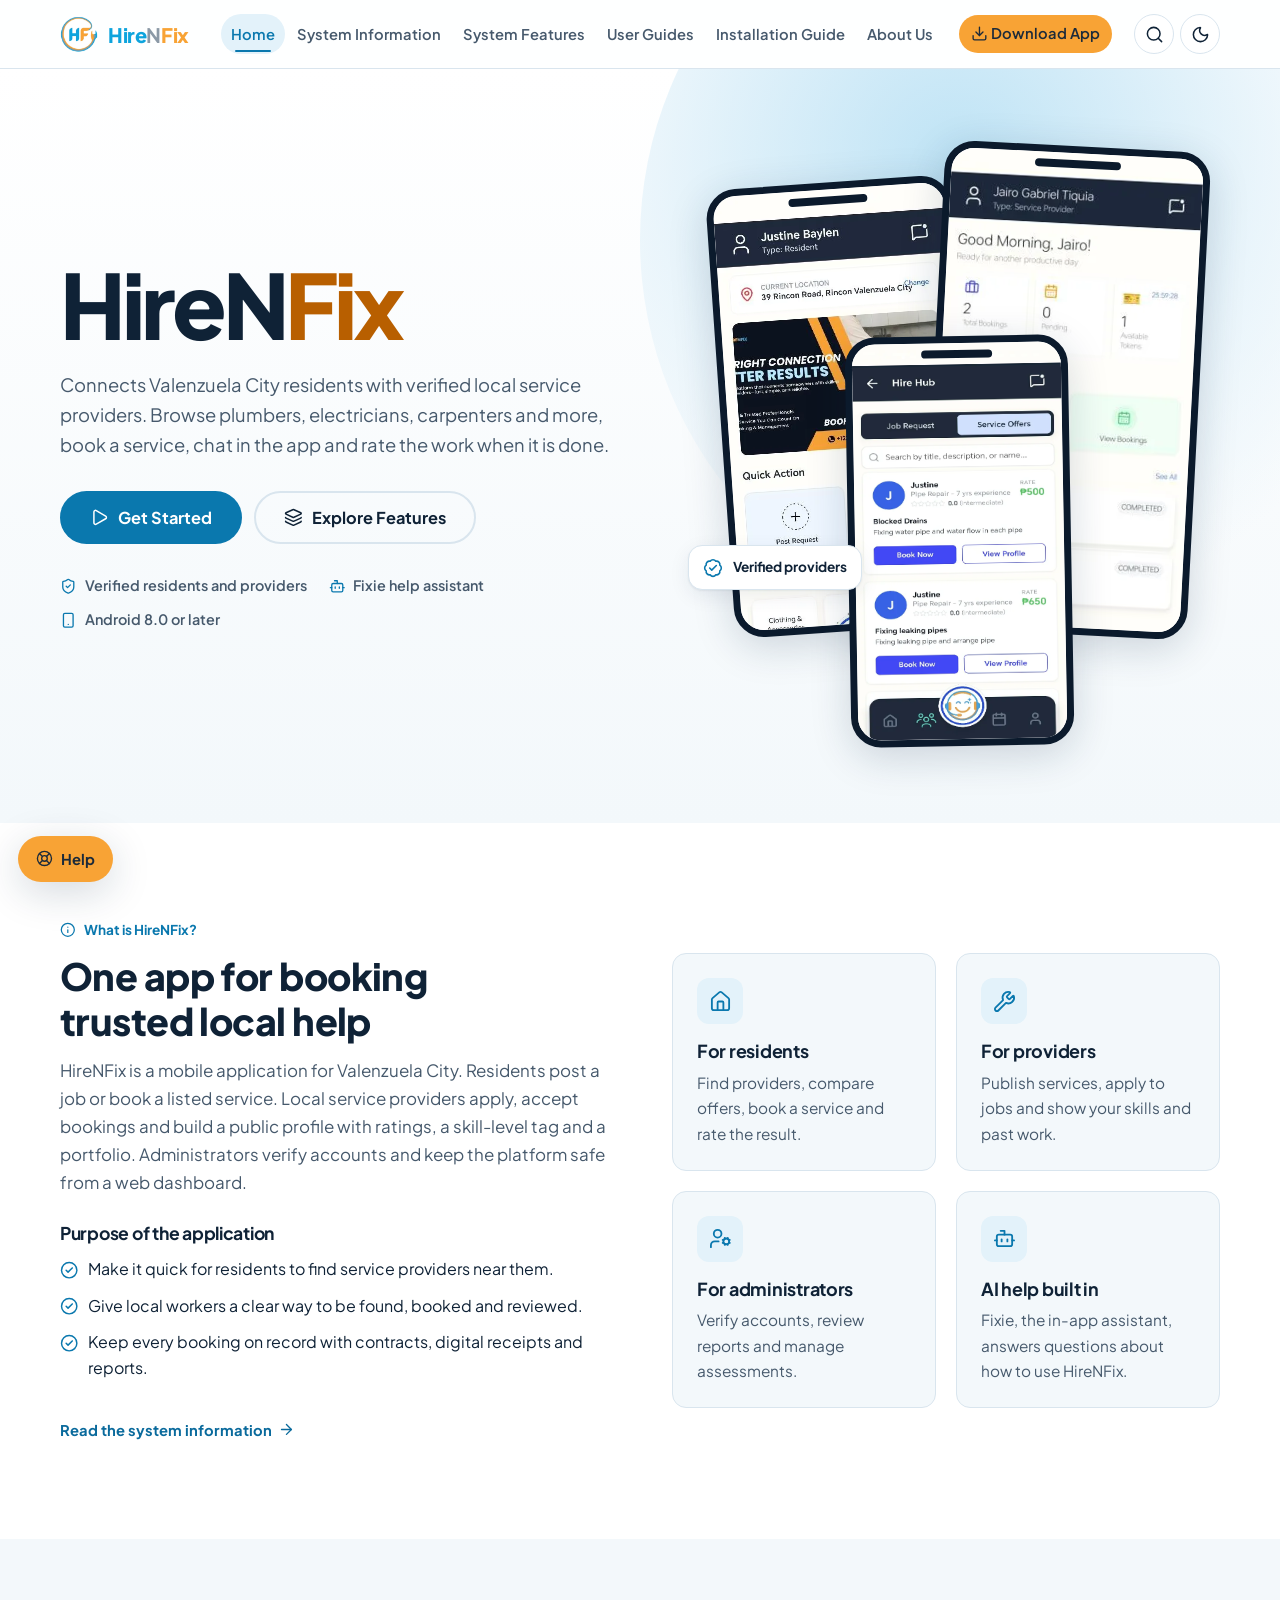
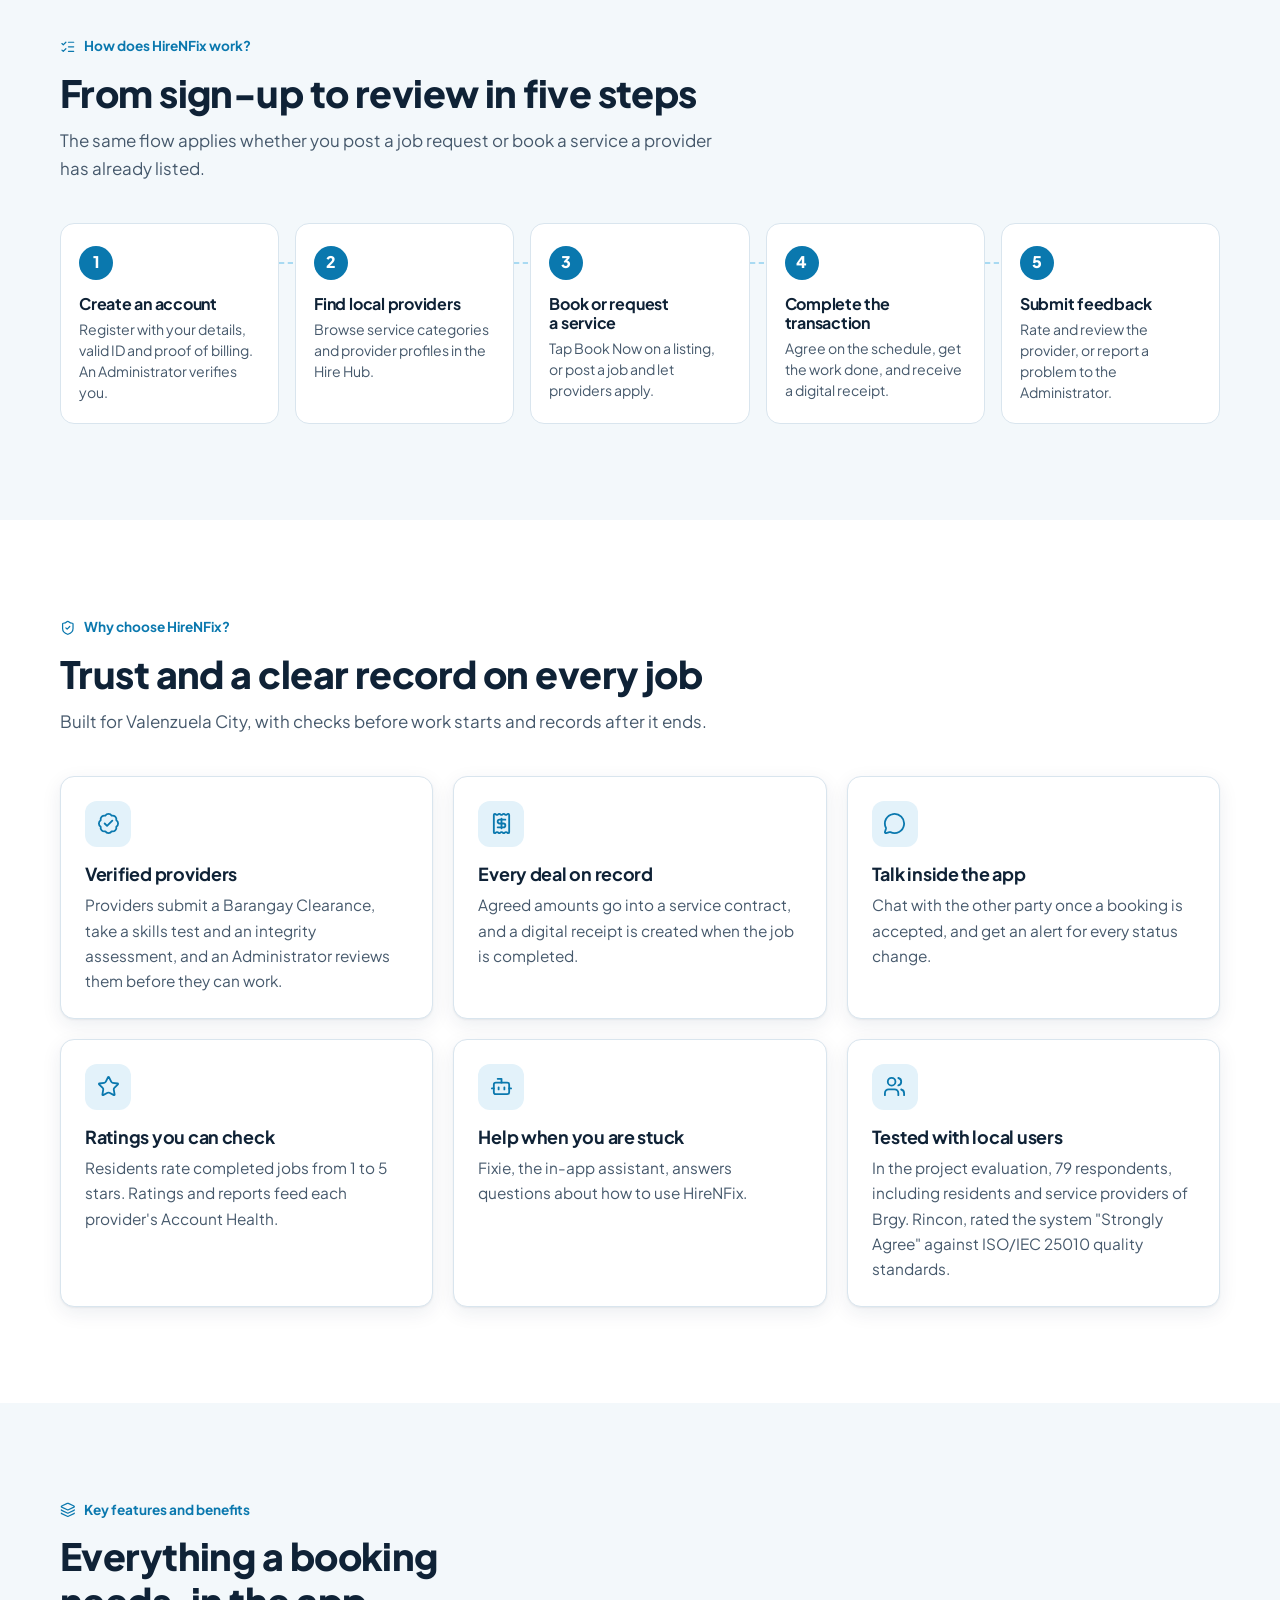
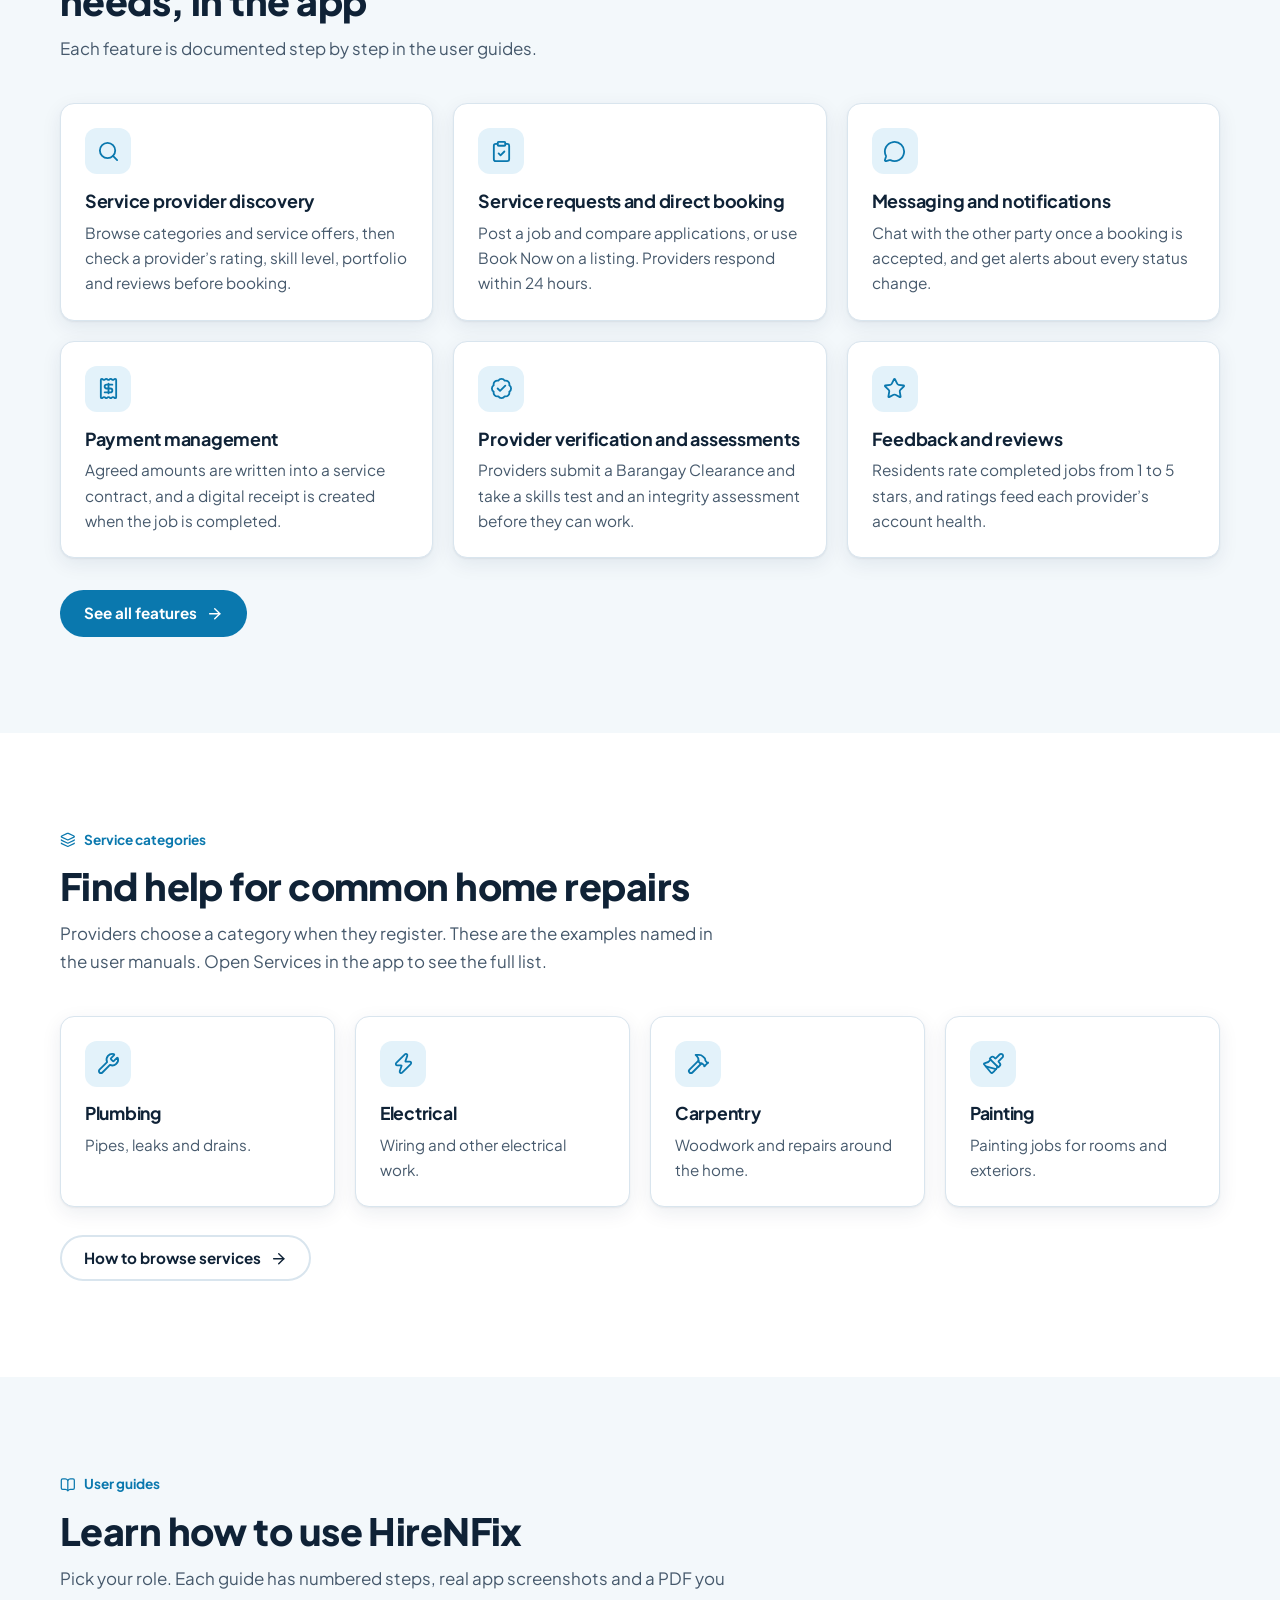
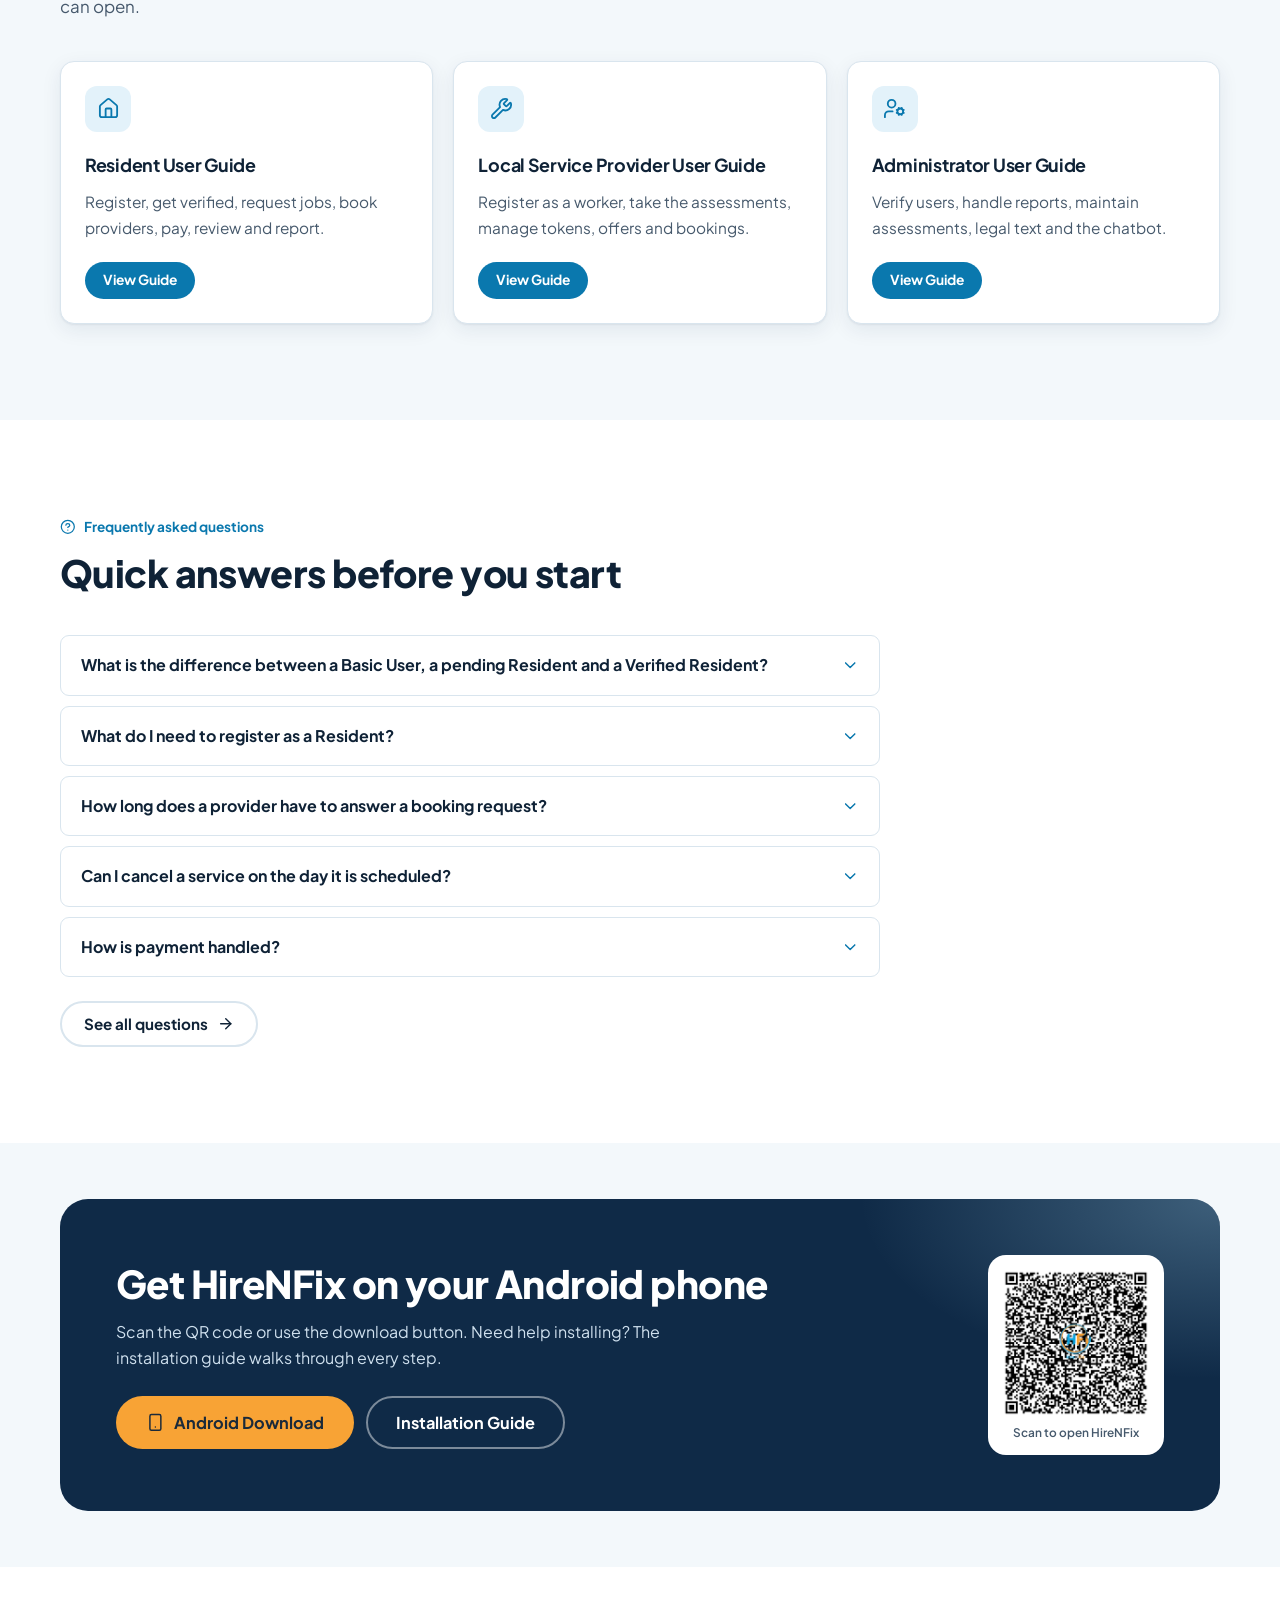
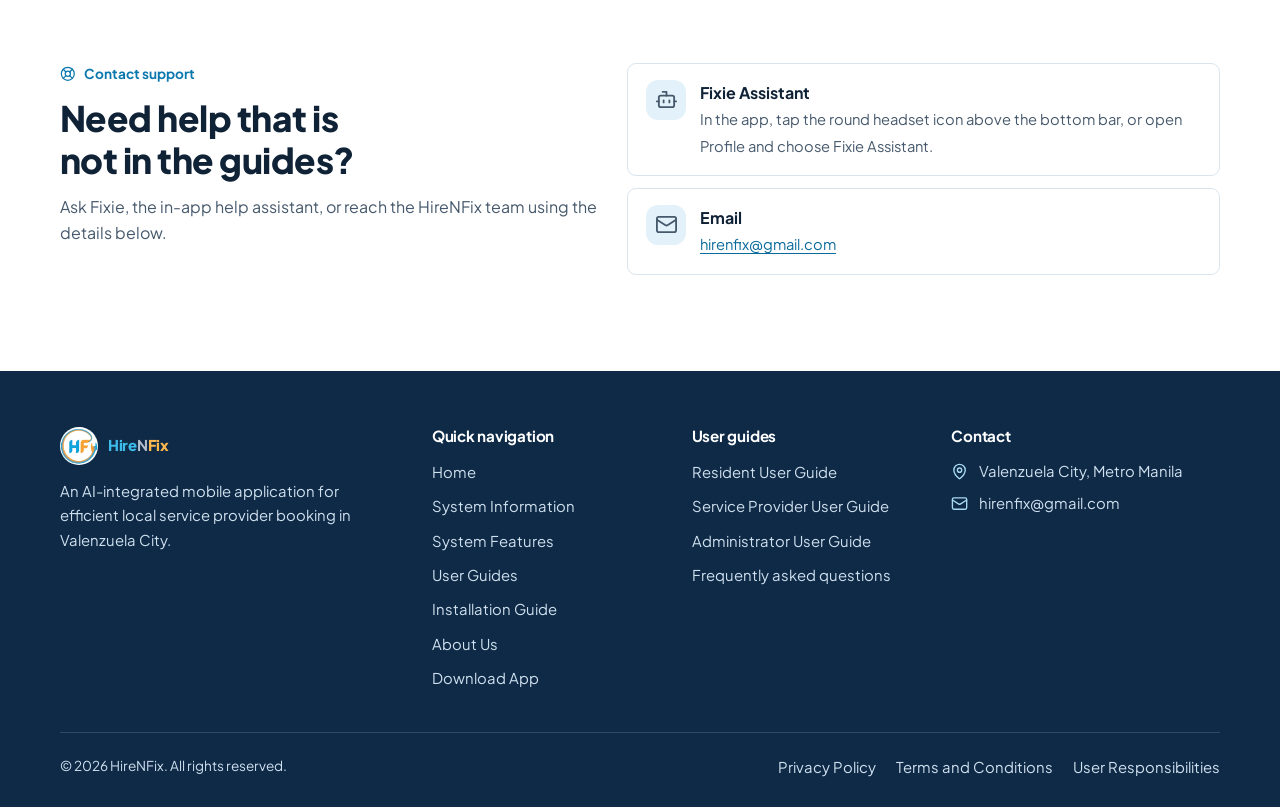
<file: index.html>
<!doctype html><html><head><meta charset=utf8><meta name=viewport content="width=device-width,initial-scale=1,viewport-fit=cover"><style>:root{color-scheme:light;box-sizing:border-box;padding-top:env(safe-area-inset-top,0px);padding-bottom:env(safe-area-inset-bottom,0px)}html{scroll-padding-top:env(safe-area-inset-top,0px)}body{margin:0;padding:0;font:14px -apple-system,BlinkMacSystemFont,sans-serif;background:#fff;color:#000}img{max-width:100%}[hidden]:not([hidden=until-found i]){display:none!important}</style></head><body>



<meta name="claude:viewport-fit-sides" content="cover">
<title>HireNFix | Find local service providers in Valenzuela City</title>
<meta name="description" content="HireNFix is an AI-integrated mobile application for efficient local service provider booking in Valenzuela City.">
<link rel="icon" href="assets/img/favicon.png">
<link rel="preconnect" href="https://fonts.googleapis.com">
<link rel="preconnect" href="https://fonts.gstatic.com" crossorigin>
<link href="https://fonts.googleapis.com/css2?family=Plus+Jakarta+Sans:wght@400;500;600;700;800&display=swap" rel="stylesheet">
<link rel="stylesheet" href="assets/css/styles.css">
<script>window.HF_PAGE='home';</script>

<a class="skip" href="#main">Skip to content</a>
<header id="site-header"></header>

<main id="main">
  <section class="hero" aria-labelledby="hero-title">
    <div class="wrap">
      <div>
        <h1 id="hero-title"><span class="brand-name">Hire<b>N</b><span class="fix">Fix</span></span></h1>
        <p class="lead">Connects Valenzuela City residents with verified local service providers. Browse plumbers, electricians, carpenters and more, book a service, chat in the app and rate the work when it is done.</p>
        <div class="btn-row">
          <a class="btn btn-primary btn-lg" href="installation.html"><i data-i="play"></i> Get Started</a>
          <a class="btn btn-ghost btn-lg" href="features.html"><i data-i="layers"></i> Explore Features</a>
        </div>
        <div class="hero-meta">
          <span><i data-i="shield-check"></i> Verified residents and providers</span>
          <span><i data-i="bot"></i> Fixie help assistant</span>
          <span><i data-i="smartphone"></i> Android 8.0 or later</span>
        </div>
      </div>
      <div class="phones" aria-label="HireNFix app screens">
        <div class="phone p1"><img src="assets/img/r-dashboard.webp" alt="Resident home dashboard in the HireNFix app" width="436" height="967"></div>
        <div class="phone p2"><img src="assets/img/p-dashboard-tall.webp" alt="Service Provider dashboard in the HireNFix app" width="297" height="659"></div>
        <div class="phone p3"><img src="assets/img/r-hirehub.webp" alt="Hire Hub with service offers in the HireNFix app" width="571" height="1093"></div>
        <div class="badge-float" style="left:0;bottom:26%"><i data-i="badge-check"></i> Verified providers</div>
      </div>
    </div>
  </section>

  <section class="section alt" id="what-is" aria-labelledby="what-title">
    <div class="wrap split">
      <div>
        <span class="kicker"><i data-i="info"></i> What is HireNFix?</span>
        <h2 id="what-title" style="font-size:clamp(1.7rem,3.2vw,2.35rem);font-weight:800">One app for booking trusted local help</h2>
        <p style="margin-top:14px;color:var(--muted);font-size:1.06rem">HireNFix is a mobile application for Valenzuela City. Residents post a job or book a listed service. Local service providers apply, accept bookings and build a public profile with ratings, a skill-level tag and a portfolio. Administrators verify accounts and keep the platform safe from a web dashboard.</p>
        <h3 style="margin-top:26px;font-size:1.1rem">Purpose of the application</h3>
        <ul class="ticks" style="margin-top:12px">
          <li><i data-i="circle-check"></i><span>Make it quick for residents to find service providers near them.</span></li>
          <li><i data-i="circle-check"></i><span>Give local workers a clear way to be found, booked and reviewed.</span></li>
          <li><i data-i="circle-check"></i><span>Keep every booking on record with contracts, digital receipts and reports.</span></li>
        </ul>
        <p style="margin-top:22px"><a class="card-link" href="system-information.html">Read the system information <i data-i="arrow-right"></i></a></p>
      </div>
      <div class="grid g2">
        <div class="card flat"><span class="ico"><i data-i="house"></i></span><h3>For residents</h3><p>Find providers, compare offers, book a service and rate the result.</p></div>
        <div class="card flat"><span class="ico"><i data-i="wrench"></i></span><h3>For providers</h3><p>Publish services, apply to jobs and show your skills and past work.</p></div>
        <div class="card flat"><span class="ico"><i data-i="user-cog"></i></span><h3>For administrators</h3><p>Verify accounts, review reports and manage assessments.</p></div>
        <div class="card flat"><span class="ico"><i data-i="bot"></i></span><h3>AI help built in</h3><p>Fixie, the in-app assistant, answers questions about how to use HireNFix.</p></div>
      </div>
    </div>
  </section>

  <section class="section" id="how" aria-labelledby="how-title">
    <div class="wrap">
      <div class="sec-head">
        <span class="kicker"><i data-i="list-checks"></i> How does HireNFix work?</span>
        <h2 id="how-title">From sign-up to review in five steps</h2>
        <p>The same flow applies whether you post a job request or book a service a provider has already listed.</p>
      </div>
      <ol class="process">
        <li><h3>Create an account</h3><p>Register with your details, valid ID and proof of billing. An Administrator verifies you.</p></li>
        <li><h3>Find local providers</h3><p>Browse service categories and provider profiles in the Hire Hub.</p></li>
        <li><h3>Book or request a service</h3><p>Tap Book Now on a listing, or post a job and let providers apply.</p></li>
        <li><h3>Complete the transaction</h3><p>Agree on the schedule, get the work done, and receive a digital receipt.</p></li>
        <li><h3>Submit feedback</h3><p>Rate and review the provider, or report a problem to the Administrator.</p></li>
      </ol>
    </div>
  </section>

  <section class="section alt" id="why" aria-labelledby="why-title">
    <div class="wrap">
      <div class="sec-head">
        <span class="kicker"><i data-i="shield-check"></i> Why choose HireNFix?</span>
        <h2 id="why-title">Trust and a clear record on every job</h2>
        <p>Built for Valenzuela City, with checks before work starts and records after it ends.</p>
      </div>
      <div class="grid g3">
        <div class="card"><span class="ico"><i data-i="badge-check"></i></span><h3>Verified providers</h3><p>Providers submit a Barangay Clearance, take a skills test and an integrity assessment, and an Administrator reviews them before they can work.</p></div>
        <div class="card"><span class="ico"><i data-i="receipt"></i></span><h3>Every deal on record</h3><p>Agreed amounts go into a service contract, and a digital receipt is created when the job is completed.</p></div>
        <div class="card"><span class="ico"><i data-i="message-circle"></i></span><h3>Talk inside the app</h3><p>Chat with the other party once a booking is accepted, and get an alert for every status change.</p></div>
        <div class="card"><span class="ico"><i data-i="star"></i></span><h3>Ratings you can check</h3><p>Residents rate completed jobs from 1 to 5 stars. Ratings and reports feed each provider's Account Health.</p></div>
        <div class="card"><span class="ico"><i data-i="bot"></i></span><h3>Help when you are stuck</h3><p>Fixie, the in-app assistant, answers questions about how to use HireNFix.</p></div>
        <div class="card"><span class="ico"><i data-i="users"></i></span><h3>Tested with local users</h3><p>In the project evaluation, 79 respondents, including residents and service providers of Brgy. Rincon, rated the system "Strongly Agree" against ISO/IEC 25010 quality standards.</p></div>
      </div>
    </div>
  </section>

  <section class="section" id="features" aria-labelledby="feat-title">
    <div class="wrap">
      <div class="sec-head">
        <span class="kicker"><i data-i="layers"></i> Key features and benefits</span>
        <h2 id="feat-title">Everything a booking needs, in the app</h2>
        <p>Each feature is documented step by step in the user guides.</p>
      </div>
      <div class="grid g3">
        <a class="card feature-card" href="features.html#resident" style="text-decoration:none;color:inherit"><span class="ico"><i data-i="search"></i></span><h3>Service provider discovery</h3><p>Browse categories and service offers, then check a provider’s rating, skill level, portfolio and reviews before booking.</p></a>
        <a class="card feature-card" href="features.html#resident" style="text-decoration:none;color:inherit"><span class="ico"><i data-i="clipboard-check"></i></span><h3>Service requests and direct booking</h3><p>Post a job and compare applications, or use Book Now on a listing. Providers respond within 24 hours.</p></a>
        <a class="card feature-card" href="features.html#resident" style="text-decoration:none;color:inherit"><span class="ico"><i data-i="message-circle"></i></span><h3>Messaging and notifications</h3><p>Chat with the other party once a booking is accepted, and get alerts about every status change.</p></a>
        <a class="card feature-card" href="features.html#resident" style="text-decoration:none;color:inherit"><span class="ico"><i data-i="receipt"></i></span><h3>Payment management</h3><p>Agreed amounts are written into a service contract, and a digital receipt is created when the job is completed.</p></a>
        <a class="card feature-card" href="features.html#provider" style="text-decoration:none;color:inherit"><span class="ico"><i data-i="badge-check"></i></span><h3>Provider verification and assessments</h3><p>Providers submit a Barangay Clearance and take a skills test and an integrity assessment before they can work.</p></a>
        <a class="card feature-card" href="features.html#resident" style="text-decoration:none;color:inherit"><span class="ico"><i data-i="star"></i></span><h3>Feedback and reviews</h3><p>Residents rate completed jobs from 1 to 5 stars, and ratings feed each provider’s account health.</p></a>
      </div>
      <div class="btn-row" style="margin-top:32px"><a class="btn btn-primary" href="features.html">See all features <i data-i="arrow-right"></i></a></div>
    </div>
  </section>

  <section class="section alt" id="categories" aria-labelledby="cat-title">
    <div class="wrap">
      <div class="sec-head">
        <span class="kicker"><i data-i="layers"></i> Service categories</span>
        <h2 id="cat-title">Find help for common home repairs</h2>
        <p>Providers choose a category when they register. These are the examples named in the user manuals. Open Services in the app to see the full list.</p>
      </div>
      <div class="grid cat-grid">
        <a class="card cat-card" href="guides.html#res-offers"><span class="ico"><i data-i="wrench"></i></span><h3>Plumbing</h3><p>Pipes, leaks and drains.</p></a>
        <a class="card cat-card" href="guides.html#res-offers"><span class="ico"><i data-i="zap"></i></span><h3>Electrical</h3><p>Wiring and other electrical work.</p></a>
        <a class="card cat-card" href="guides.html#res-offers"><span class="ico"><i data-i="hammer"></i></span><h3>Carpentry</h3><p>Woodwork and repairs around the home.</p></a>
        <a class="card cat-card" href="guides.html#res-offers"><span class="ico"><i data-i="paintbrush"></i></span><h3>Painting</h3><p>Painting jobs for rooms and exteriors.</p></a>
      </div>
      <div class="btn-row" style="margin-top:28px"><a class="btn btn-ghost" href="guides.html#res-offers">How to browse services <i data-i="arrow-right"></i></a></div>
    </div>
  </section>

  <section class="section" id="guides" aria-labelledby="guides-title">
    <div class="wrap">
      <div class="sec-head">
        <span class="kicker"><i data-i="book-open"></i> User guides</span>
        <h2 id="guides-title">Learn how to use HireNFix</h2>
        <p>Pick your role. Each guide has numbered steps, real app screenshots and a PDF you can open.</p>
      </div>
      <div class="grid g3">
        <div class="card role-card"><span class="ico"><i data-i="house"></i></span><h3>Resident User Guide</h3><p>Register, get verified, request jobs, book providers, pay, review and report.</p><a class="btn btn-primary btn-sm" href="guides.html#resident">View Guide</a></div>
        <div class="card role-card"><span class="ico"><i data-i="wrench"></i></span><h3>Local Service Provider User Guide</h3><p>Register as a worker, take the assessments, manage tokens, offers and bookings.</p><a class="btn btn-primary btn-sm" href="guides.html#provider">View Guide</a></div>
        <div class="card role-card"><span class="ico"><i data-i="user-cog"></i></span><h3>Administrator User Guide</h3><p>Verify users, handle reports, maintain assessments, legal text and the chatbot.</p><a class="btn btn-primary btn-sm" href="guides.html#admin">View Guide</a></div>
      </div>
    </div>
  </section>

  <section class="section alt" id="faq" aria-labelledby="faq-title">
    <div class="wrap">
      <div class="sec-head">
        <span class="kicker"><i data-i="circle-help"></i> Frequently asked questions</span>
        <h2 id="faq-title">Quick answers before you start</h2>
      </div>
      <div style="max-width:820px"><div data-faq="5"></div></div>
      <div class="btn-row" style="margin-top:24px"><a class="btn btn-ghost" href="guides.html#faq">See all questions <i data-i="arrow-right"></i></a></div>
    </div>
  </section>

  <section class="section tight" id="download" aria-labelledby="dl-title">
    <div class="wrap">
      <div class="dl-banner">
        <div class="in">
          <div>
            <h2 id="dl-title">Get HireNFix on your Android phone</h2>
            <p>Scan the QR code or use the download button. Need help installing? The installation guide walks through every step.</p>
            <div class="btn-row">
              <a class="btn btn-accent btn-lg" href="download.html"><i data-i="smartphone"></i> Android Download</a>
              <a class="btn btn-outline-light btn-lg" href="installation.html">Installation Guide</a>
            </div>
          </div>
          <div class="qr-box"><span data-qr></span><small>Scan to open HireNFix</small></div>
        </div>
      </div>
    </div>
  </section>

  <section class="section alt" aria-label="Contact support"><div class="wrap" data-contact></div></section>
</main>

<footer id="site-footer"></footer>

<script src="assets/js/icons.js"></script>
<script src="assets/js/config.js"></script>
<script src="assets/js/components.js"></script>

</body></html>
</file>
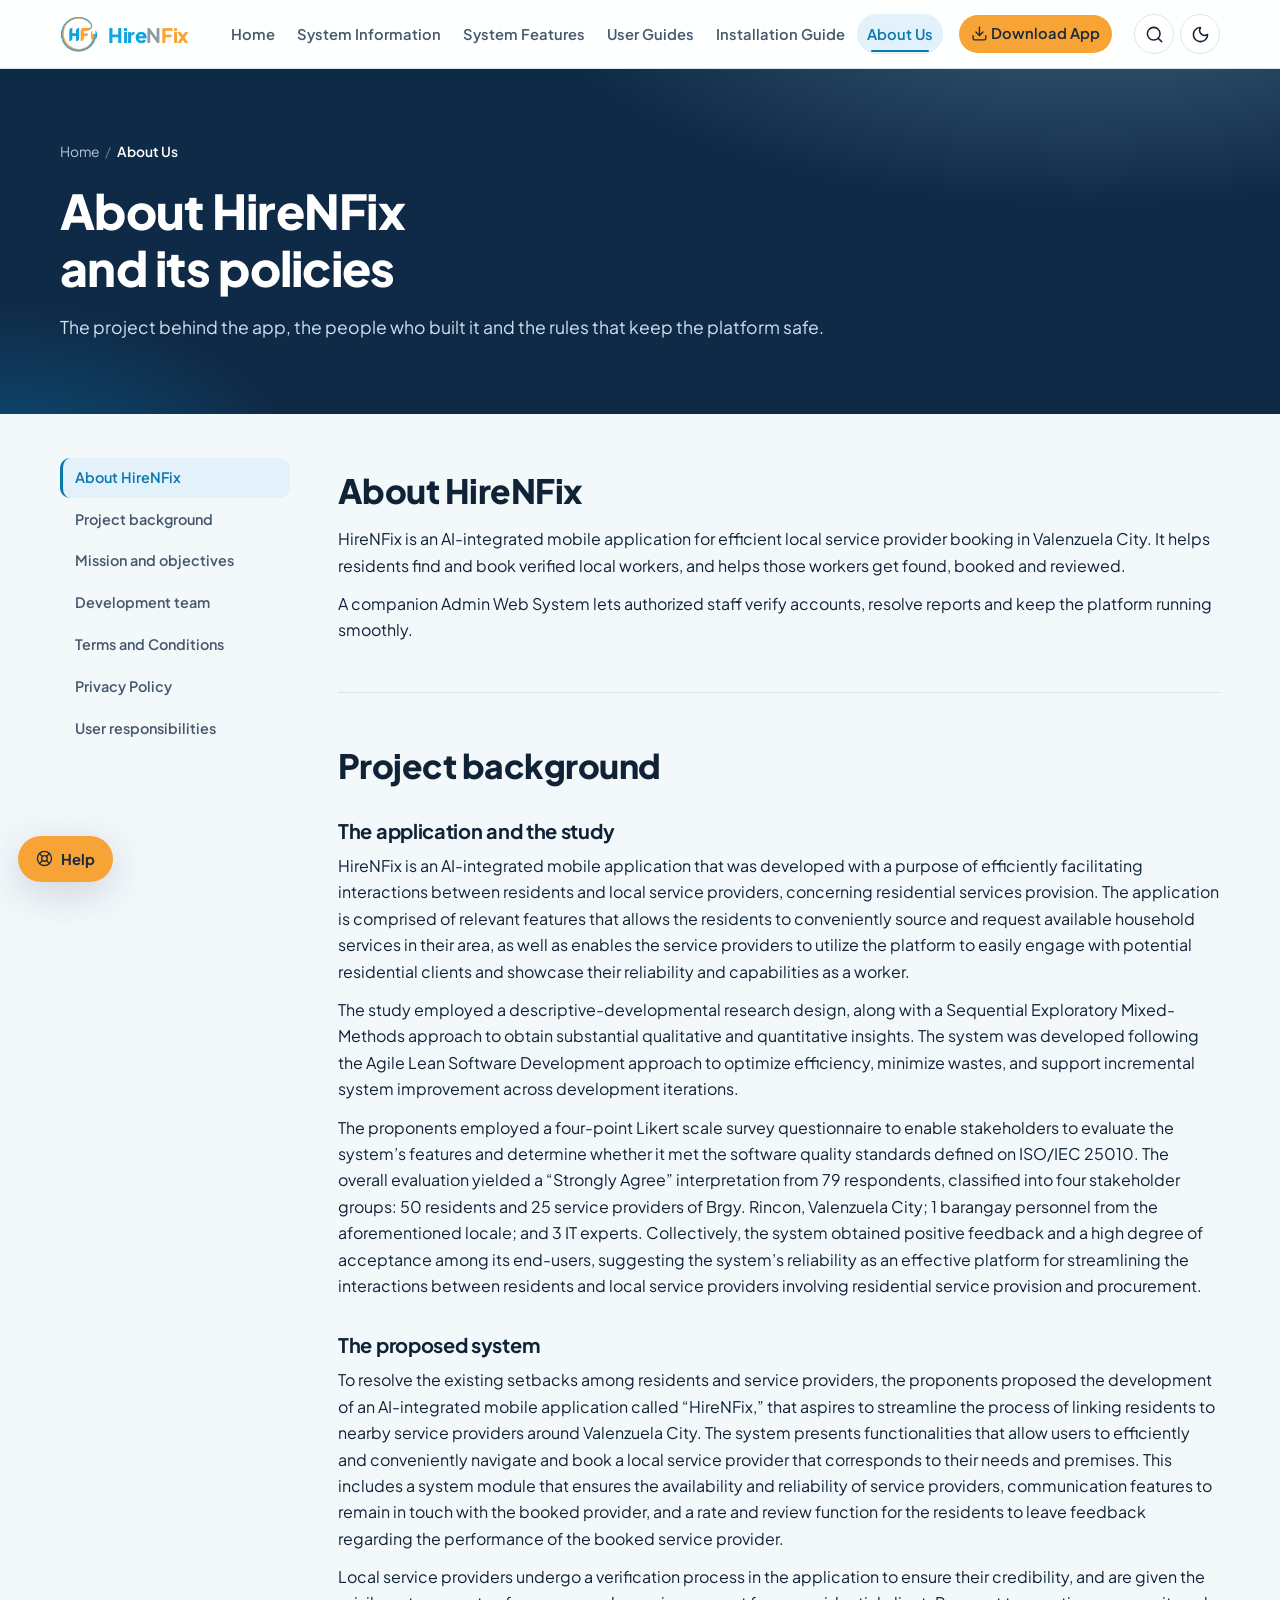
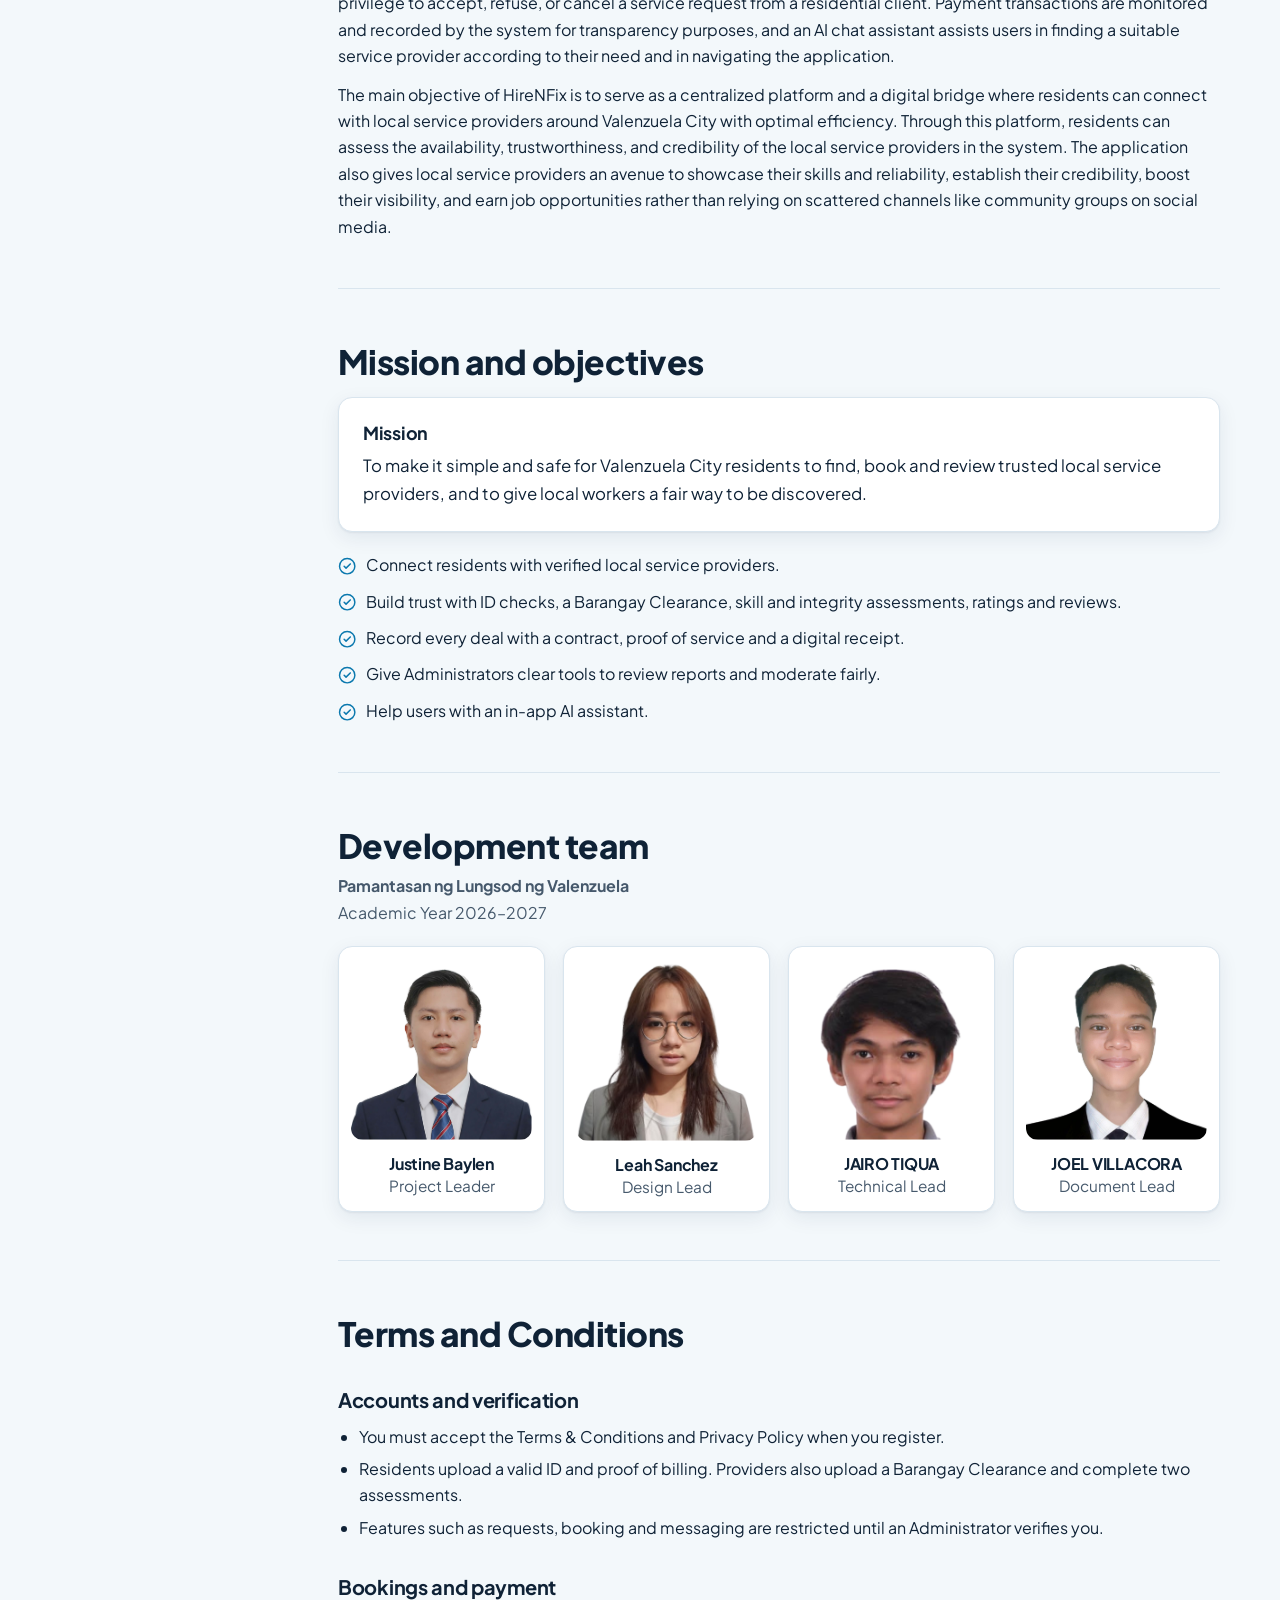
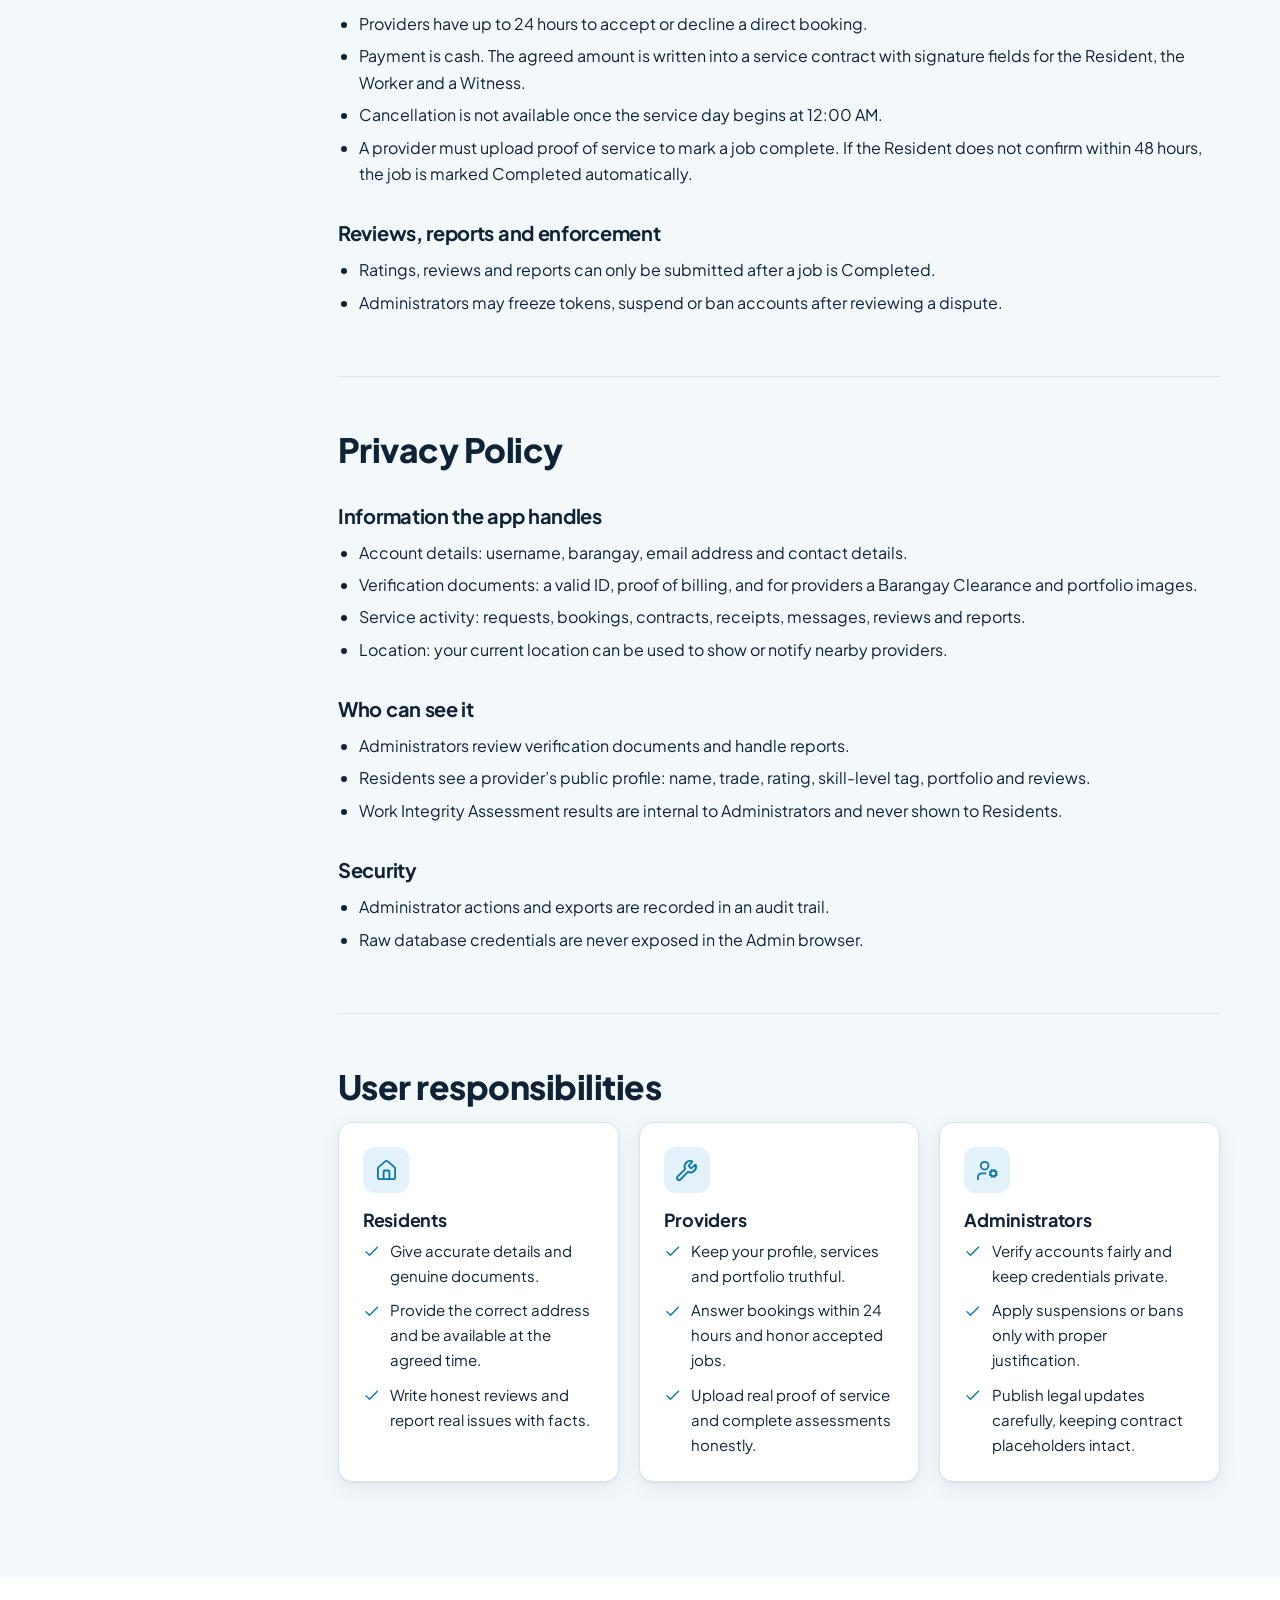
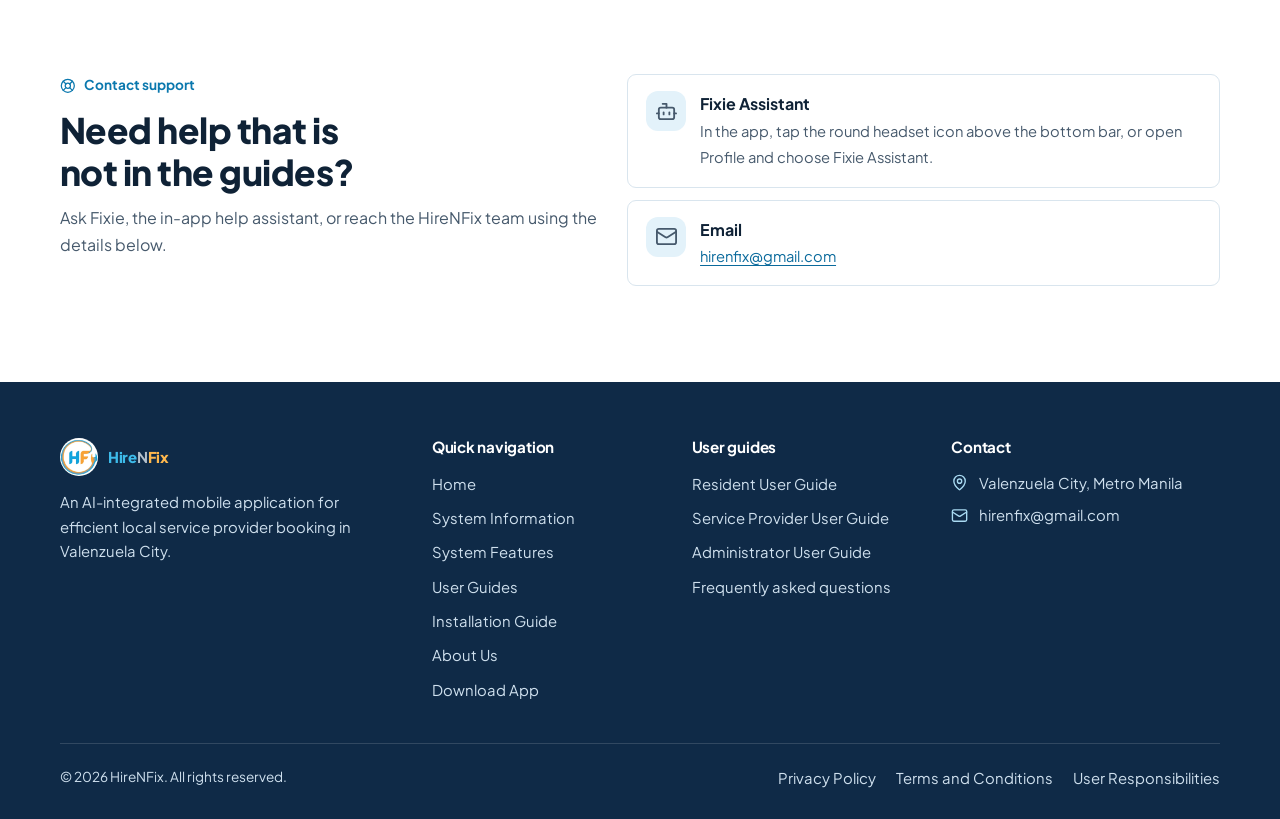
<file: about.html>
<!doctype html>
<html lang="en">
<head>
<meta charset="utf-8">
<meta name="viewport" content="width=device-width,initial-scale=1,viewport-fit=cover">
<meta name="claude:viewport-fit-sides" content="cover">
<title>About Us | HireNFix</title>
<meta name="description" content="About the HireNFix project, its mission, team and platform policies.">
<link rel="icon" href="assets/img/favicon.png">
<link rel="preconnect" href="https://fonts.googleapis.com">
<link rel="preconnect" href="https://fonts.gstatic.com" crossorigin>
<link href="https://fonts.googleapis.com/css2?family=Plus+Jakarta+Sans:wght@400;500;600;700;800&display=swap" rel="stylesheet">
<link rel="stylesheet" href="assets/css/styles.css">
<script>window.HF_PAGE='about';</script>
<style>
  .about-layout{display:grid;grid-template-columns:230px minmax(0,1fr);gap:48px;align-items:start}
  @media(max-width:900px){.about-layout{grid-template-columns:minmax(0,1fr)}.about-nav{display:none}}
  .about-nav{position:sticky;top:calc(var(--nav-h) + 16px)}
  .about-block{padding-block:12px 48px;border-bottom:1px solid var(--line);margin-bottom:40px}
  .about-block:last-child{border:0;margin:0;padding-bottom:0}
  .about-block h2{font-size:clamp(1.6rem,3vw,2.1rem);font-weight:800;margin-bottom:16px}
  .team-grid{display:grid;grid-template-columns:repeat(4,minmax(0,1fr));gap:18px}
  .team-grid .member{padding:12px;text-align:center}
  .team-grid .member img{display:block;width:100%;height:auto;object-fit:contain;border-radius:12px;margin:0 0 14px}
  .team-grid .member h3{margin:0;font-size:1rem}
  @media(max-width:900px){.team-grid{grid-template-columns:repeat(2,minmax(0,1fr))}}
  @media(max-width:480px){.team-grid{grid-template-columns:minmax(0,1fr)}}
</style>
</head>
<body>
<a class="skip" href="#main">Skip to content</a>
<header id="site-header"></header>

<main id="main">
  <section class="page-hero">
    <div class="wrap">
      <ol data-crumbs="About Us"></ol>
      <h1>About HireNFix and its policies</h1>
      <p>The project behind the app, the people who built it and the rules that keep the platform safe.</p>
    </div>
  </section>

  <section class="section" style="padding-top:44px">
    <div class="wrap about-layout">
      <nav class="about-nav" aria-label="On this page">
        <ol class="stepnav" id="aboutnav">
          <li><a href="#about">About HireNFix</a></li>
          <li><a href="#background">Project background</a></li>
          <li><a href="#mission">Mission and objectives</a></li>
          <li><a href="#team">Development team</a></li>
          <li><a href="#terms">Terms and Conditions</a></li>
          <li><a href="#privacy">Privacy Policy</a></li>
          <li><a href="#responsibilities">User responsibilities</a></li>
        </ol>
      </nav>

      <div>
        <div class="about-block" id="about">
          <h2>About HireNFix</h2>
          <div class="prose">
            <p>HireNFix is an AI-integrated mobile application for efficient local service provider booking in Valenzuela City. It helps residents find and book verified local workers, and helps those workers get found, booked and reviewed.</p>
            <p>A companion Admin Web System lets authorized staff verify accounts, resolve reports and keep the platform running smoothly.</p>
          </div>
        </div>

        <div class="about-block" id="background">
          <h2>Project background</h2>
          <div class="prose">
            <h3>The application and the study</h3>
            <p>HireNFix is an AI-integrated mobile application that was developed with a purpose of efficiently facilitating interactions between residents and local service providers, concerning residential services provision. The application is comprised of relevant features that allows the residents to conveniently source and request available household services in their area, as well as enables the service providers to utilize the platform to easily engage with potential residential clients and showcase their reliability and capabilities as a worker.</p>
            <p>The study employed a descriptive-developmental research design, along with a Sequential Exploratory Mixed-Methods approach to obtain substantial qualitative and quantitative insights. The system was developed following the Agile Lean Software Development approach to optimize efficiency, minimize wastes, and support incremental system improvement across development iterations.</p>
            <p>The proponents employed a four-point Likert scale survey questionnaire to enable stakeholders to evaluate the system’s features and determine whether it met the software quality standards defined on ISO/IEC 25010. The overall evaluation yielded a “Strongly Agree” interpretation from 79 respondents, classified into four stakeholder groups: 50 residents and 25 service providers of Brgy. Rincon, Valenzuela City; 1 barangay personnel from the aforementioned locale; and 3 IT experts. Collectively, the system obtained positive feedback and a high degree of acceptance among its end-users, suggesting the system’s reliability as an effective platform for streamlining the interactions between residents and local service providers involving residential service provision and procurement.</p>
            <h3>The proposed system</h3>
            <p>To resolve the existing setbacks among residents and service providers, the proponents proposed the development of an AI-integrated mobile application called “HireNFix,” that aspires to streamline the process of linking residents to nearby service providers around Valenzuela City. The system presents functionalities that allow users to efficiently and conveniently navigate and book a local service provider that corresponds to their needs and premises. This includes a system module that ensures the availability and reliability of service providers, communication features to remain in touch with the booked provider, and a rate and review function for the residents to leave feedback regarding the performance of the booked service provider.</p>
            <p>Local service providers undergo a verification process in the application to ensure their credibility, and are given the privilege to accept, refuse, or cancel a service request from a residential client. Payment transactions are monitored and recorded by the system for transparency purposes, and an AI chat assistant assists users in finding a suitable service provider according to their need and in navigating the application.</p>
            <p>The main objective of HireNFix is to serve as a centralized platform and a digital bridge where residents can connect with local service providers around Valenzuela City with optimal efficiency. Through this platform, residents can assess the availability, trustworthiness, and credibility of the local service providers in the system. The application also gives local service providers an avenue to showcase their skills and reliability, establish their credibility, boost their visibility, and earn job opportunities rather than relying on scattered channels like community groups on social media.</p>
          </div>
        </div>

        <div class="about-block" id="mission">
          <h2>Mission and objectives</h2>
          <div class="card" style="margin-bottom:20px"><h3>Mission</h3><p style="font-size:1.05rem;color:var(--ink)">To make it simple and safe for Valenzuela City residents to find, book and review trusted local service providers, and to give local workers a fair way to be discovered.</p></div>
          <ul class="ticks">
            <li><i data-i="circle-check"></i><span>Connect residents with verified local service providers.</span></li>
            <li><i data-i="circle-check"></i><span>Build trust with ID checks, a Barangay Clearance, skill and integrity assessments, ratings and reviews.</span></li>
            <li><i data-i="circle-check"></i><span>Record every deal with a contract, proof of service and a digital receipt.</span></li>
            <li><i data-i="circle-check"></i><span>Give Administrators clear tools to review reports and moderate fairly.</span></li>
            <li><i data-i="circle-check"></i><span>Help users with an in-app AI assistant.</span></li>
          </ul>
        </div>

        <div class="about-block" id="team">
          <h2>Development team</h2>
          <p style="color:var(--muted);margin:-8px 0 20px">
            <strong>Pamantasan ng Lungsod ng Valenzuela</strong><br>
            Academic Year 2026–2027
          </p>
          <div class="team-grid">
            <div class="card member">
              <img src="assets/img/PROJECT LEADER.png" alt="Capstone Project Leader">
              <h3>Justine Baylen</h3>
              <p>Project Leader</p>
            </div>
            <div class="card member">
              <img src="assets/img/DESIGN LEAD.png" alt="Design Lead">
              <h3>Leah Sanchez</h3>
              <p>Design Lead</p>
            </div>
            <div class="card member">
              <img src="assets/img/TECHNICAL LEAD.png" alt="Technical Lead">
              <h3>JAIRO TIQUA</h3>
              <p>Technical Lead</p>
            </div>
            <div class="card member">
              <img src="assets/img/DOCUMENTATION LEAD.png" alt="Documentation Lead">
              <h3>JOEL VILLACORA</h3>
              <p>Document Lead</p>
            </div>
          </div>
        </div>

        <div class="about-block" id="terms">
          <h2>Terms and Conditions</h2>
          <div class="prose">
            <h3>Accounts and verification</h3>
            <ul><li>You must accept the Terms &amp; Conditions and Privacy Policy when you register.</li><li>Residents upload a valid ID and proof of billing. Providers also upload a Barangay Clearance and complete two assessments.</li><li>Features such as requests, booking and messaging are restricted until an Administrator verifies you.</li></ul>
            <h3>Bookings and payment</h3>
            <ul><li>Providers have up to 24 hours to accept or decline a direct booking.</li><li>Payment is cash. The agreed amount is written into a service contract with signature fields for the Resident, the Worker and a Witness.</li><li>Cancellation is not available once the service day begins at 12:00 AM.</li><li>A provider must upload proof of service to mark a job complete. If the Resident does not confirm within 48 hours, the job is marked Completed automatically.</li></ul>
            <h3>Reviews, reports and enforcement</h3>
            <ul><li>Ratings, reviews and reports can only be submitted after a job is Completed.</li><li>Administrators may freeze tokens, suspend or ban accounts after reviewing a dispute.</li></ul>
          </div>
        </div>

        <div class="about-block" id="privacy">
          <h2>Privacy Policy</h2>
          <div class="prose">
            <h3>Information the app handles</h3>
            <ul><li>Account details: username, barangay, email address and contact details.</li><li>Verification documents: a valid ID, proof of billing, and for providers a Barangay Clearance and portfolio images.</li><li>Service activity: requests, bookings, contracts, receipts, messages, reviews and reports.</li><li>Location: your current location can be used to show or notify nearby providers.</li></ul>
            <h3>Who can see it</h3>
            <ul><li>Administrators review verification documents and handle reports.</li><li>Residents see a provider’s public profile: name, trade, rating, skill-level tag, portfolio and reviews.</li><li>Work Integrity Assessment results are internal to Administrators and never shown to Residents.</li></ul>
            <h3>Security</h3>
            <ul><li>Administrator actions and exports are recorded in an audit trail.</li><li>Raw database credentials are never exposed in the Admin browser.</li></ul>
          </div>
        </div>

        <div class="about-block" id="responsibilities">
          <h2>User responsibilities</h2>
          <div class="grid g3">
            <div class="card"><span class="ico"><i data-i="house"></i></span><h3>Residents</h3><ul class="ticks" style="font-size:.94rem"><li><i data-i="check"></i><span>Give accurate details and genuine documents.</span></li><li><i data-i="check"></i><span>Provide the correct address and be available at the agreed time.</span></li><li><i data-i="check"></i><span>Write honest reviews and report real issues with facts.</span></li></ul></div>
            <div class="card"><span class="ico"><i data-i="wrench"></i></span><h3>Providers</h3><ul class="ticks" style="font-size:.94rem"><li><i data-i="check"></i><span>Keep your profile, services and portfolio truthful.</span></li><li><i data-i="check"></i><span>Answer bookings within 24 hours and honor accepted jobs.</span></li><li><i data-i="check"></i><span>Upload real proof of service and complete assessments honestly.</span></li></ul></div>
            <div class="card"><span class="ico"><i data-i="user-cog"></i></span><h3>Administrators</h3><ul class="ticks" style="font-size:.94rem"><li><i data-i="check"></i><span>Verify accounts fairly and keep credentials private.</span></li><li><i data-i="check"></i><span>Apply suspensions or bans only with proper justification.</span></li><li><i data-i="check"></i><span>Publish legal updates carefully, keeping contract placeholders intact.</span></li></ul></div>
          </div>
        </div>
      </div>
    </div>
  </section>
  <section class="section alt"><div class="wrap" data-contact></div></section>
</main>

<footer id="site-footer"></footer>
<script src="assets/js/icons.js"></script>
<script src="assets/js/config.js"></script>
<script src="assets/js/components.js"></script>
<script>
(function(){
  var links=[].slice.call(document.querySelectorAll('#aboutnav a'));
  var secs=links.map(function(a){return document.querySelector(a.getAttribute('href'))});
  function on(){var cur=0;secs.forEach(function(s,i){if(s.getBoundingClientRect().top<200)cur=i});links.forEach(function(a,i){a.classList.toggle('on',i===cur)})}
  window.addEventListener('scroll',on,{passive:true});on();
})();
</script>
</body>
</html>
</file>
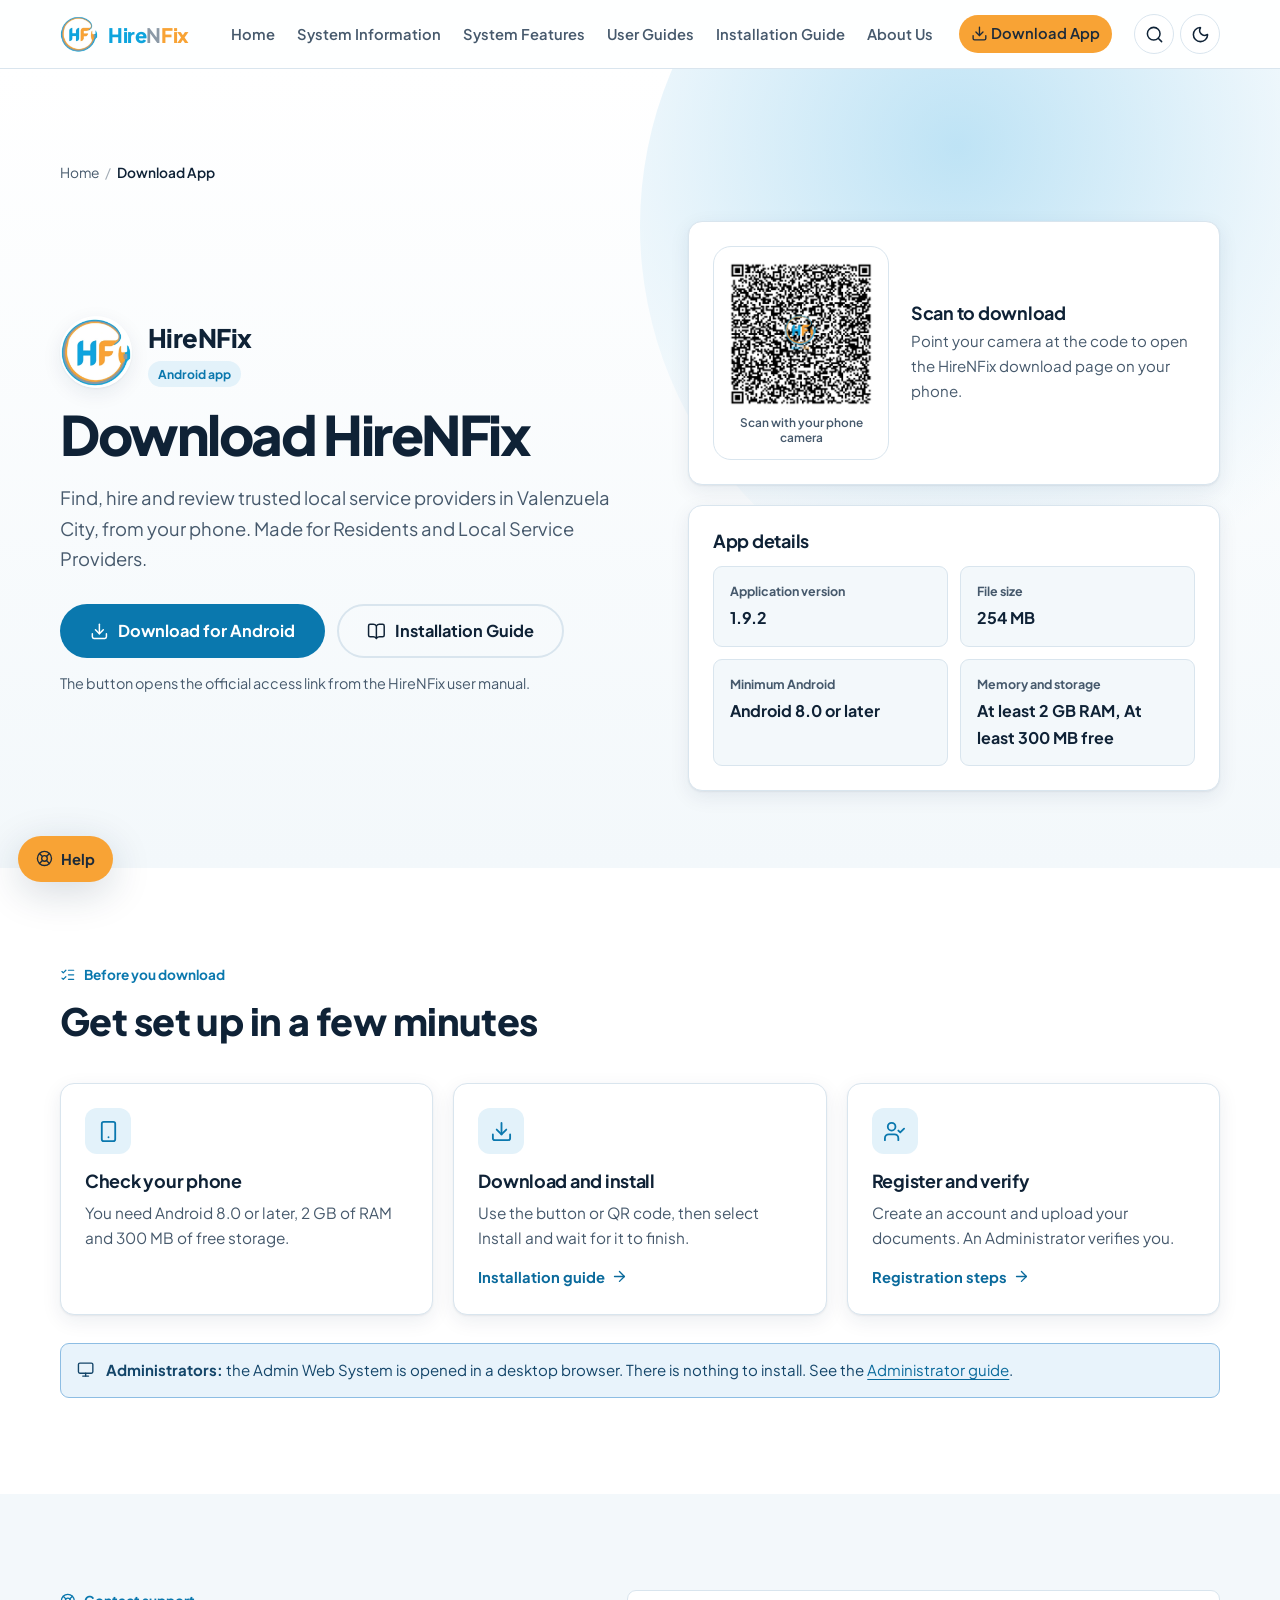
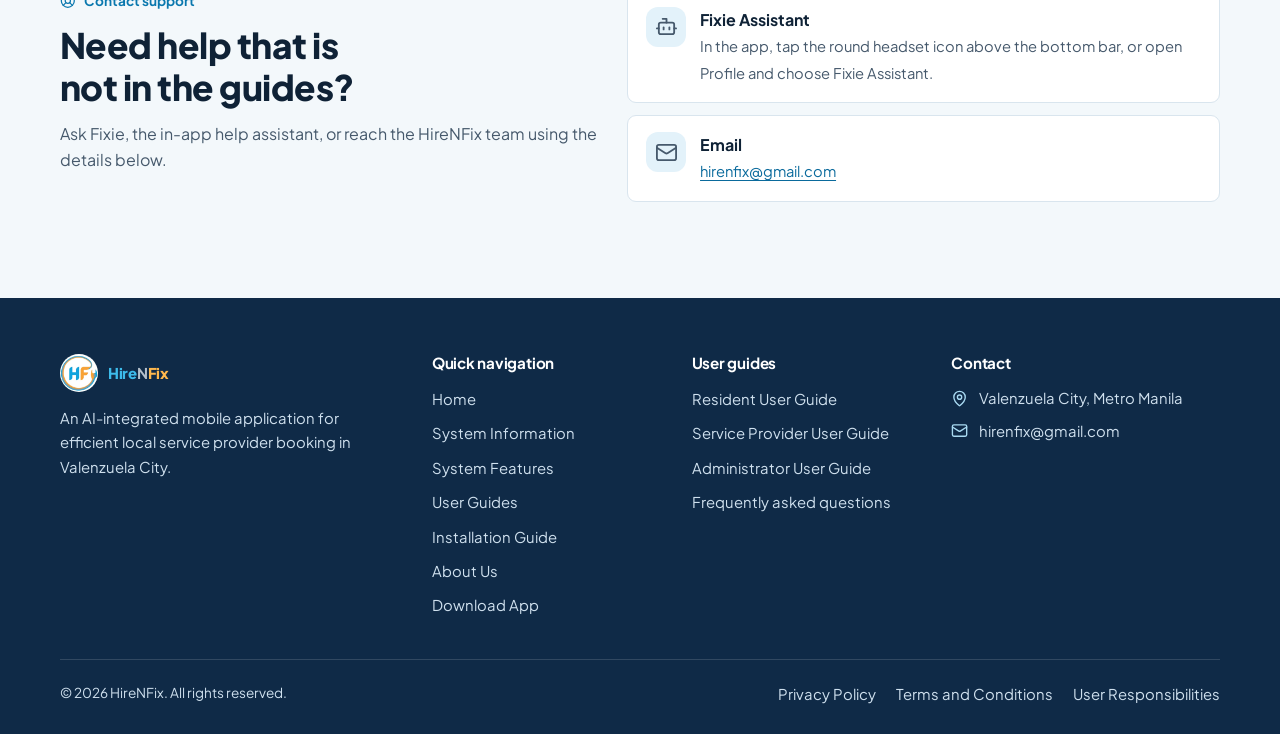
<file: download.html>
<!doctype html>
<html lang="en">
<head>
<meta charset="utf-8">
<meta name="viewport" content="width=device-width,initial-scale=1,viewport-fit=cover">
<meta name="claude:viewport-fit-sides" content="cover">
<title>Download App | HireNFix</title>
<meta name="description" content="Download HireNFix for Android.">
<link rel="icon" href="assets/img/favicon.png">
<link rel="preconnect" href="https://fonts.googleapis.com">
<link rel="preconnect" href="https://fonts.gstatic.com" crossorigin>
<link href="https://fonts.googleapis.com/css2?family=Plus+Jakarta+Sans:wght@400;500;600;700;800&display=swap" rel="stylesheet">
<link rel="stylesheet" href="assets/css/styles.css">
<script>window.HF_PAGE='download';</script>
</head>
<body>
<a class="skip" href="#main">Skip to content</a>
<header id="site-header"></header>

<main id="main">
  <section class="hero">
    <div class="wrap" style="padding-bottom:20px"><ol data-crumbs="Download App" style="grid-column:1/-1;position:relative"></ol></div>
    <div class="wrap" style="padding-top:0">
      <div>
        <div style="display:flex;align-items:center;gap:16px;margin-bottom:20px">
          <img src="assets/img/logo.webp" width="72" height="72" alt="HireNFix logo" style="border-radius:50%;box-shadow:var(--shadow)">
          <div><div style="font-weight:800;font-size:1.6rem;letter-spacing:-.02em">HireNFix</div><span class="pill">Android app</span></div>
        </div>
        <h1 style="font-size:clamp(2.2rem,5vw,3.4rem)">Download HireNFix</h1>
        <p class="lead">Find, hire and review trusted local service providers in Valenzuela City, from your phone. Made for Residents and Local Service Providers.</p>
        <div class="btn-row">
          <a class="btn btn-primary btn-lg" data-dl href="#" id="dl-btn"><i data-i="download"></i> Download for Android</a>
          <a class="btn btn-ghost btn-lg" href="installation.html"><i data-i="book-open"></i> Installation Guide</a>
        </div>
        <p id="dl-note" style="margin-top:14px;color:var(--muted);font-size:.9rem">The button opens the official access link from the HireNFix user manual.</p>
      </div>
      <div style="display:grid;gap:20px;position:relative">
        <div class="card" style="display:grid;grid-template-columns:176px minmax(0,1fr);gap:22px;align-items:center">
          <div class="qr-box" style="border:1px solid var(--line)"><span data-qr></span><small>Scan with your phone camera</small></div>
          <div><h3 style="margin-bottom:6px">Scan to download</h3><p style="color:var(--muted);font-size:.94rem">Point your camera at the code to open the HireNFix download page on your phone.</p></div>
        </div>
        <div class="card">
          <h3 style="margin-bottom:14px">App details</h3>
          <dl class="specs" id="specs"></dl>
        </div>
      </div>
    </div>
  </section>

  <section class="section alt">
    <div class="wrap">
      <div class="sec-head"><span class="kicker"><i data-i="list-checks"></i> Before you download</span><h2>Get set up in a few minutes</h2></div>
      <div class="grid g3">
        <div class="card"><span class="ico"><i data-i="smartphone"></i></span><h3>Check your phone</h3><p>You need Android 8.0 or later, 2 GB of RAM and 300 MB of free storage.</p></div>
        <div class="card"><span class="ico"><i data-i="download"></i></span><h3>Download and install</h3><p>Use the button or QR code, then select Install and wait for it to finish.</p><a class="card-link" href="installation.html">Installation guide <i data-i="arrow-right"></i></a></div>
        <div class="card"><span class="ico"><i data-i="user-check"></i></span><h3>Register and verify</h3><p>Create an account and upload your documents. An Administrator verifies you.</p><a class="card-link" href="guides.html#res-registration">Registration steps <i data-i="arrow-right"></i></a></div>
      </div>
      <div class="callout" style="margin-top:28px"><i data-i="monitor"></i><div><b>Administrators:</b> the Admin Web System is opened in a desktop browser. There is nothing to install. See the <a href="guides.html#adm-access">Administrator guide</a>.</div></div>
    </div>
  </section>
  <section class="section"><div class="wrap" data-contact></div></section>
</main>

<footer id="site-footer"></footer>
<script src="assets/js/icons.js"></script>
<script src="assets/js/config.js"></script>
<script src="assets/js/components.js"></script>
<script>
(function(){
  var C=window.HF_CONFIG;
  function row(k,v,todo){return '<div><dt>'+k+'</dt><dd'+(todo?' class="todo"':'')+'>'+v+'</dd></div>';}
  document.getElementById('specs').innerHTML=
    row('Application version',C.appVersion||'To be provided',!C.appVersion)+
    row('File size',C.fileSize||'To be provided',!C.fileSize)+
    row('Minimum Android',C.minAndroid)+
    row('Memory and storage',C.minRam+' RAM, '+C.minStorage);
  if(!C.downloadUrl){document.getElementById('dl-note').textContent='The official download link has not been added yet.';}
})();
</script>
</body>
</html>
</file>
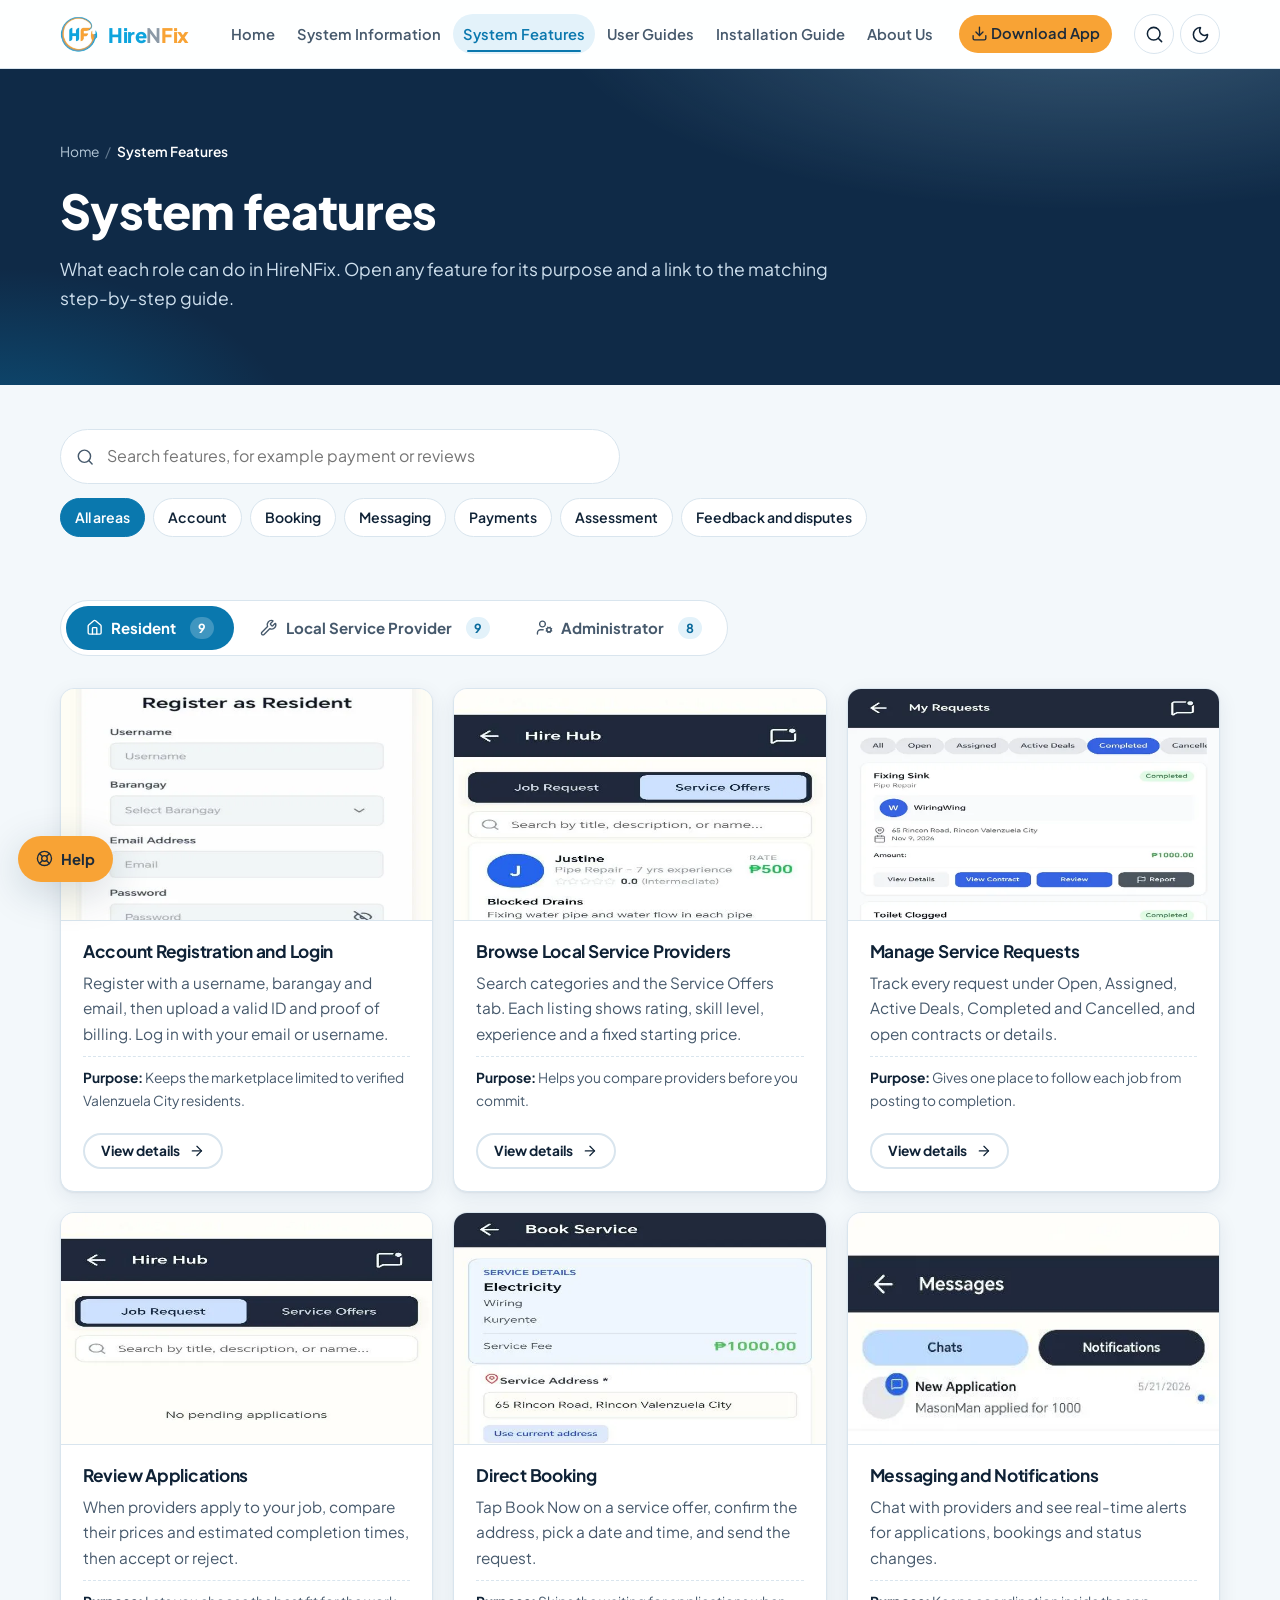
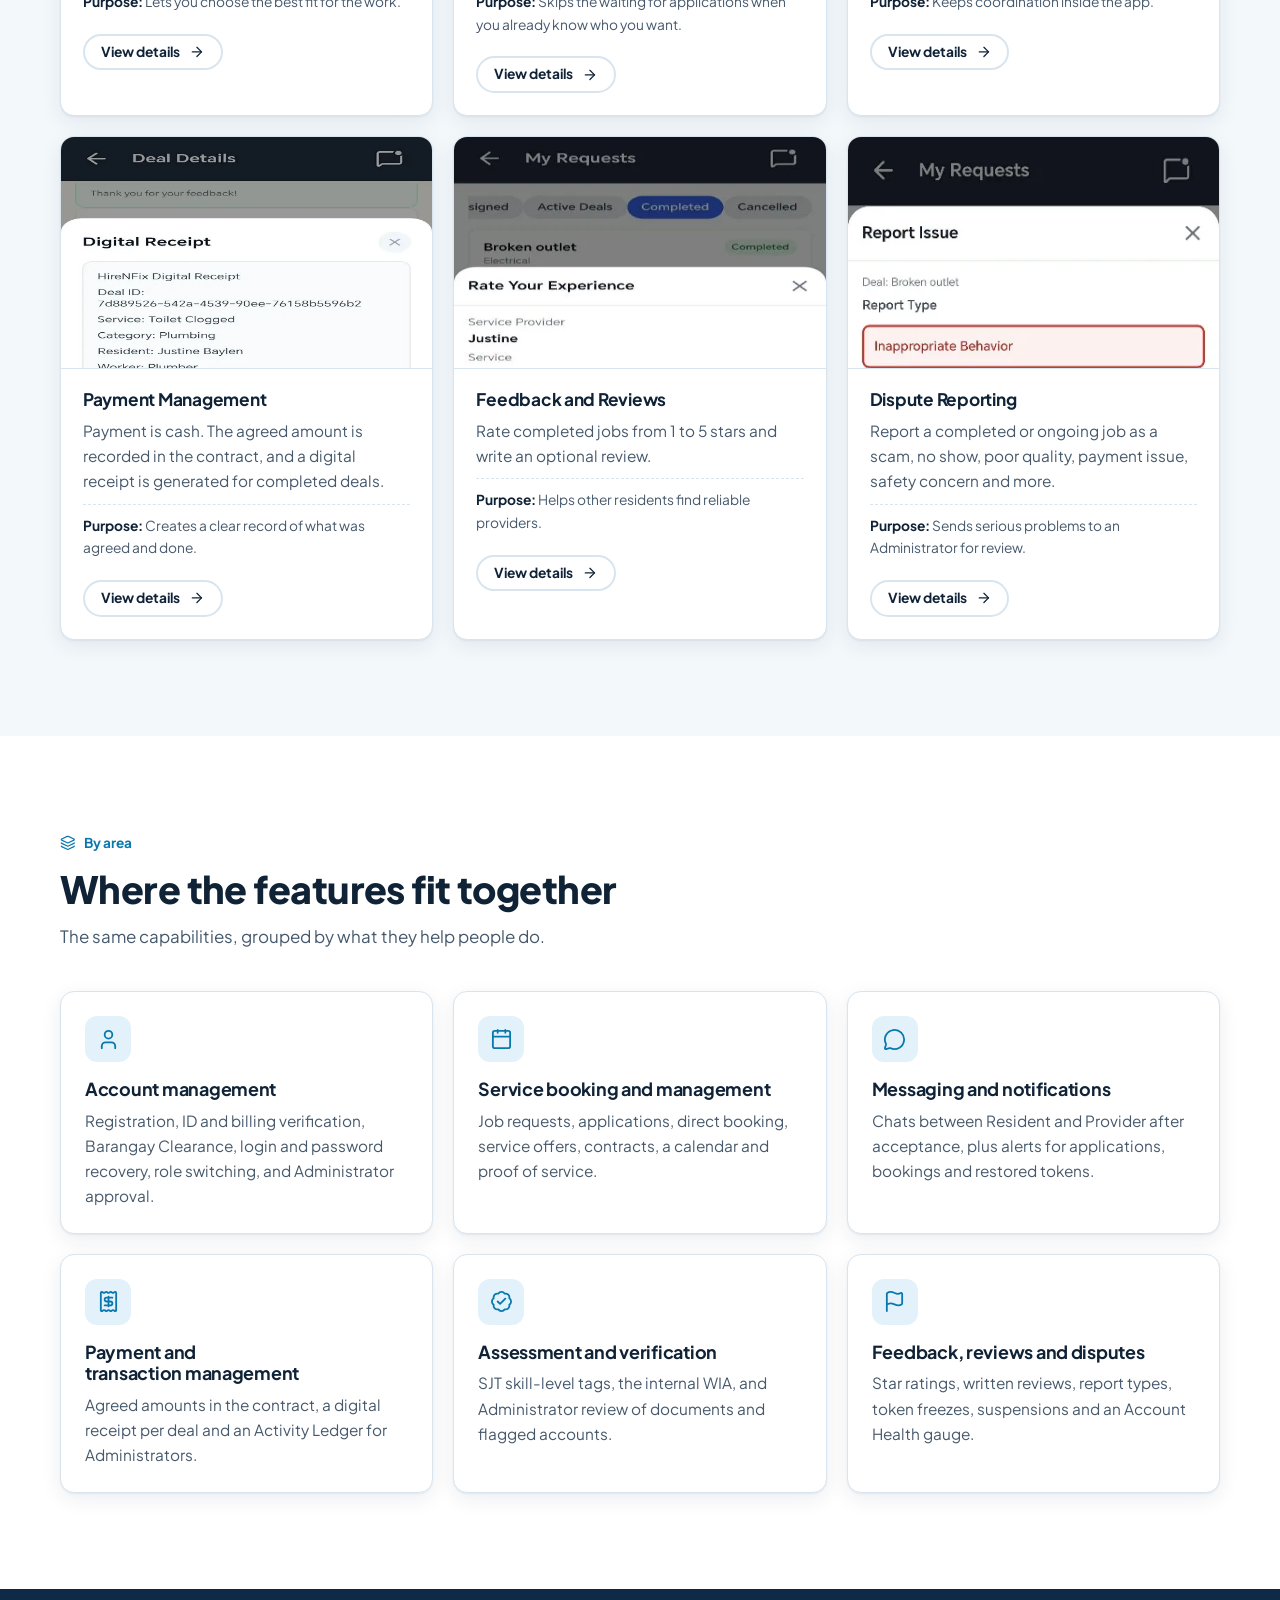
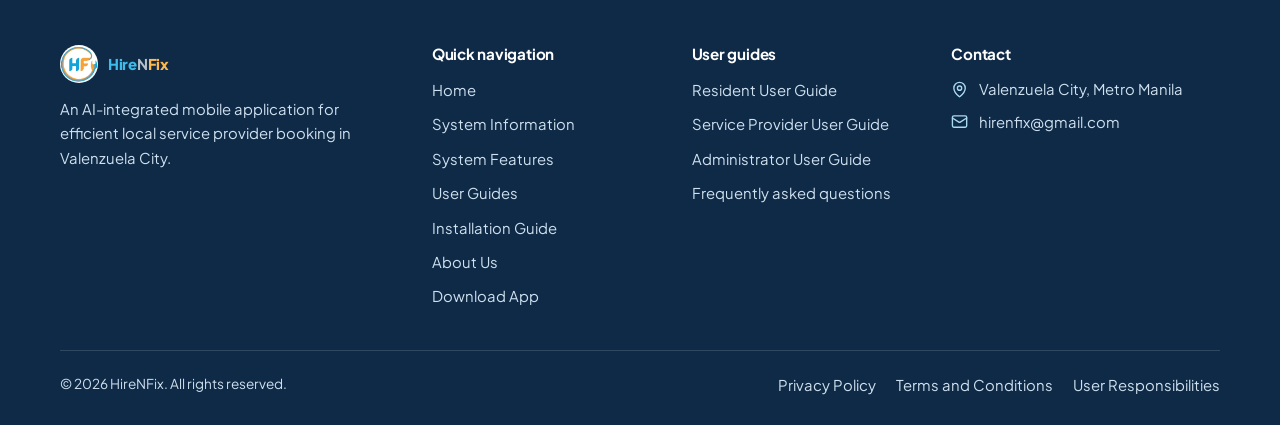
<file: features.html>
<!doctype html>
<html lang="en">
<head>
<meta charset="utf-8">
<meta name="viewport" content="width=device-width,initial-scale=1,viewport-fit=cover">
<meta name="claude:viewport-fit-sides" content="cover">
<title>System Features | HireNFix</title>
<meta name="description" content="Resident, Local Service Provider and Administrator features in HireNFix.">
<link rel="icon" href="assets/img/favicon.png">
<link rel="preconnect" href="https://fonts.googleapis.com">
<link rel="preconnect" href="https://fonts.gstatic.com" crossorigin>
<link href="https://fonts.googleapis.com/css2?family=Plus+Jakarta+Sans:wght@400;500;600;700;800&display=swap" rel="stylesheet">
<link rel="stylesheet" href="assets/css/styles.css">
<script>window.HF_PAGE='features';</script>
</head>
<body>
<a class="skip" href="#main">Skip to content</a>
<header id="site-header"></header>

<main id="main">
  <section class="page-hero">
    <div class="wrap">
      <ol data-crumbs="System Features"></ol>
      <h1>System features</h1>
      <p>What each role can do in HireNFix. Open any feature for its purpose and a link to the matching step-by-step guide.</p>
    </div>
  </section>

  <section class="section" style="padding-top:44px">
    <div class="wrap" data-tabs data-tabs-hash>
    <div class="feat-tools" role="search" aria-label="Search and filter features">
      <div class="search-field"><label for="feat-search" class="sr-only">Search features</label><i data-i="search"></i><input id="feat-search" type="search" placeholder="Search features, for example payment or reviews" autocomplete="off"></div>
      <div class="chips" id="feat-chips" role="group" aria-label="Filter by area">
        <button type="button" class="chip" data-area="all" aria-pressed="true">All areas</button>
        <button type="button" class="chip" data-area="account" aria-pressed="false">Account</button>
        <button type="button" class="chip" data-area="booking" aria-pressed="false">Booking</button>
        <button type="button" class="chip" data-area="messaging" aria-pressed="false">Messaging</button>
        <button type="button" class="chip" data-area="payment" aria-pressed="false">Payments</button>
        <button type="button" class="chip" data-area="assessment" aria-pressed="false">Assessment</button>
        <button type="button" class="chip" data-area="feedback" aria-pressed="false">Feedback and disputes</button>
      </div>
      <p class="feat-count" id="feat-count" role="status" aria-live="polite"></p>
    </div>
      <div class="tabs" role="tablist" aria-label="Feature categories">
        <button role="tab" id="tab-resident" aria-controls="panel-resident" aria-selected="true"><i data-i="house"></i> Resident</button>
        <button role="tab" id="tab-provider" aria-controls="panel-provider" aria-selected="false" tabindex="-1"><i data-i="wrench"></i> Local Service Provider</button>
        <button role="tab" id="tab-admin" aria-controls="panel-admin" aria-selected="false" tabindex="-1"><i data-i="user-cog"></i> Administrator</button>
      </div>
      <div role="tabpanel" id="panel-resident" aria-labelledby="tab-resident"><div class="grid g3" data-features="resident"></div></div>
      <div role="tabpanel" id="panel-provider" aria-labelledby="tab-provider" hidden><div class="grid g3" data-features="provider"></div></div>
      <div role="tabpanel" id="panel-admin" aria-labelledby="tab-admin" hidden><div class="grid g3" data-features="admin"></div></div>
    </div>
  </section>

  <section class="section alt" id="areas">
    <div class="wrap">
      <div class="sec-head"><span class="kicker"><i data-i="layers"></i> By area</span><h2>Where the features fit together</h2><p>The same capabilities, grouped by what they help people do.</p></div>
      <div class="grid g3">
        <div class="card"><span class="ico"><i data-i="user"></i></span><h3>Account management</h3><p>Registration, ID and billing verification, Barangay Clearance, login and password recovery, role switching, and Administrator approval.</p></div>
        <div class="card"><span class="ico"><i data-i="calendar"></i></span><h3>Service booking and management</h3><p>Job requests, applications, direct booking, service offers, contracts, a calendar and proof of service.</p></div>
        <div class="card"><span class="ico"><i data-i="message-circle"></i></span><h3>Messaging and notifications</h3><p>Chats between Resident and Provider after acceptance, plus alerts for applications, bookings and restored tokens.</p></div>
        <div class="card"><span class="ico"><i data-i="receipt"></i></span><h3>Payment and transaction management</h3><p>Agreed amounts in the contract, a digital receipt per deal and an Activity Ledger for Administrators.</p></div>
        <div class="card"><span class="ico"><i data-i="badge-check"></i></span><h3>Assessment and verification</h3><p>SJT skill-level tags, the internal WIA, and Administrator review of documents and flagged accounts.</p></div>
        <div class="card"><span class="ico"><i data-i="flag"></i></span><h3>Feedback, reviews and disputes</h3><p>Star ratings, written reviews, report types, token freezes, suspensions and an Account Health gauge.</p></div>
      </div>
    </div>
  </section>
</main>

<dialog class="modal" id="feat-modal" aria-labelledby="m-title">
  <button class="m-close" type="button" aria-label="Close" id="m-close"><i data-i="x"></i></button>
  <div class="m-grid">
    <div class="m-img" id="m-img"></div>
    <div class="m-body">
      <span class="pill" id="m-role"></span>
      <h3 id="m-title"></h3>
      <dl><div><dt>What it is</dt><dd id="m-desc"></dd></div><div><dt>Why it matters</dt><dd id="m-purpose"></dd></div></dl>
      <div class="btn-row" style="margin-top:auto"><a class="btn btn-primary" id="m-link" href="guides.html">Open in user guide <i data-i="arrow-right"></i></a></div>
    </div>
  </div>
</dialog>

<footer id="site-footer"></footer>
<script src="assets/js/icons.js"></script>
<script src="assets/js/config.js"></script>
<script src="assets/js/components.js"></script>
<script src="assets/js/features.js"></script>
</body>
</html>
</file>
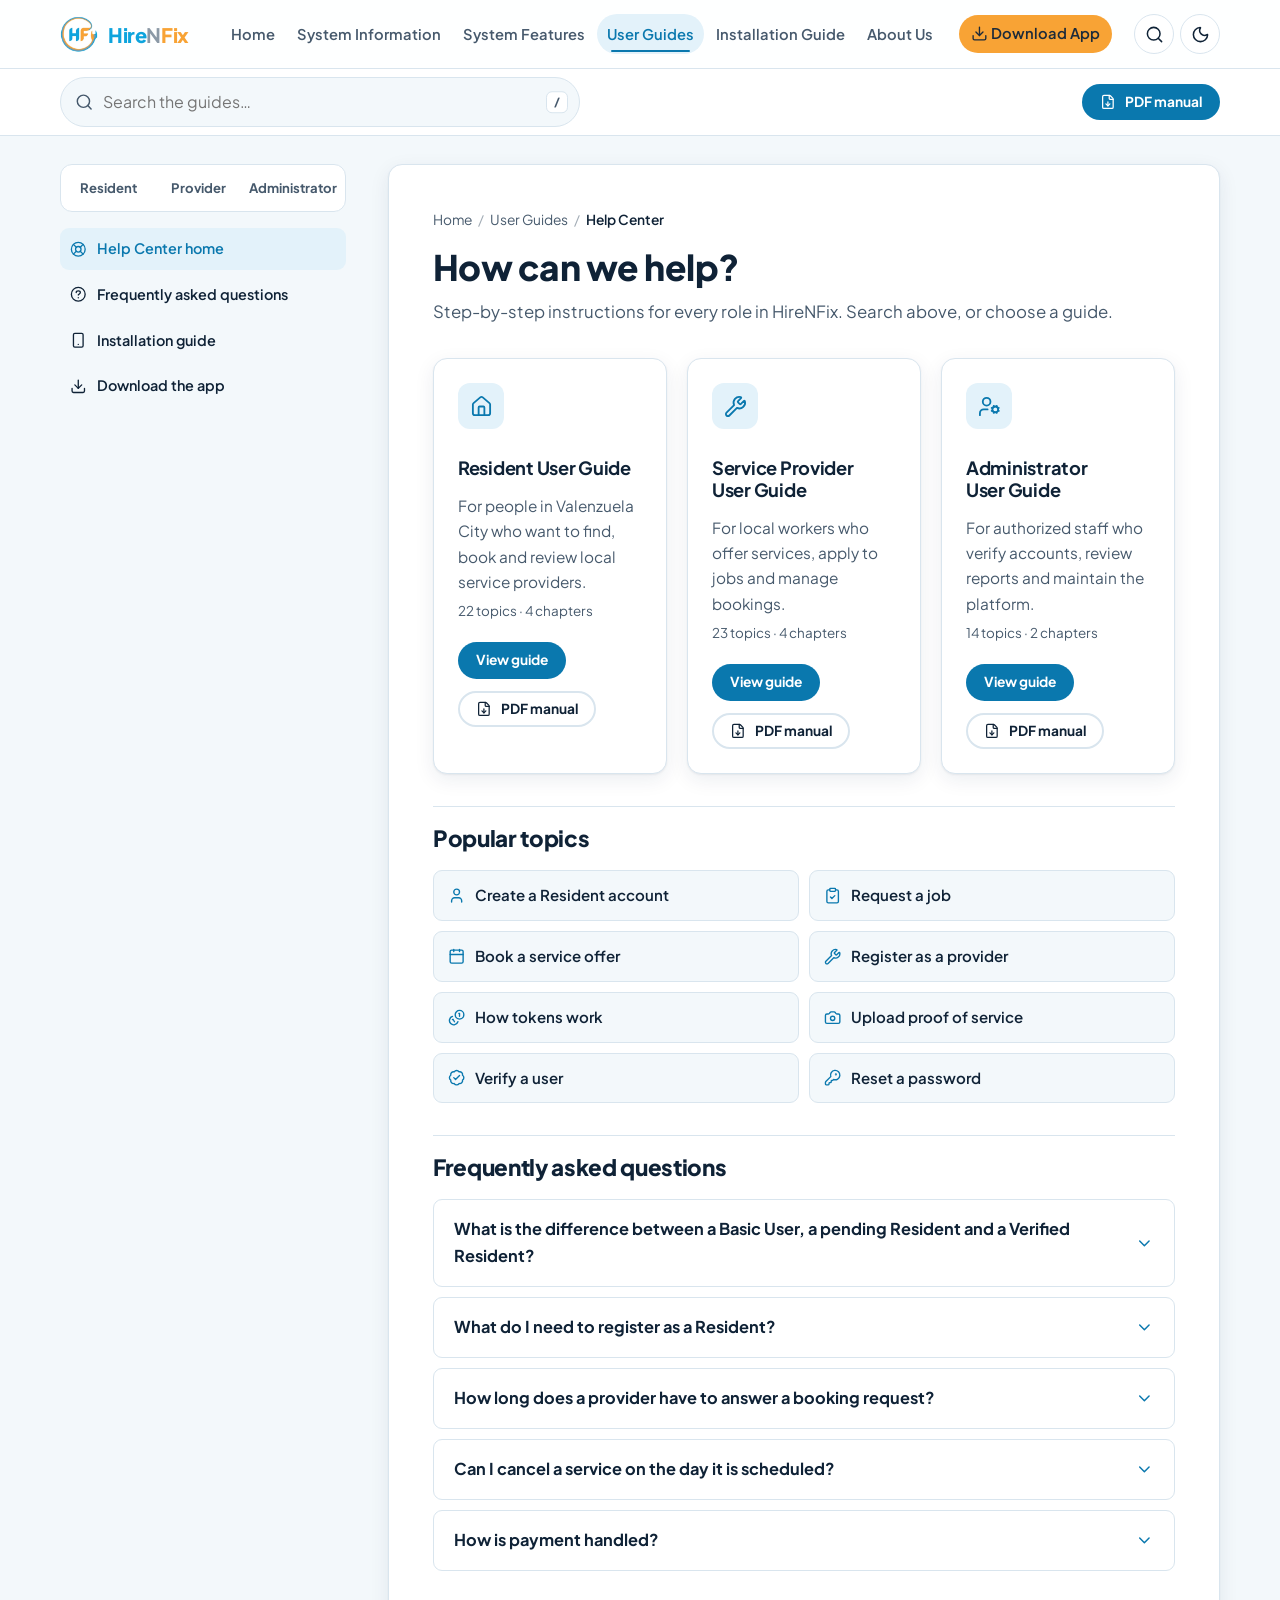
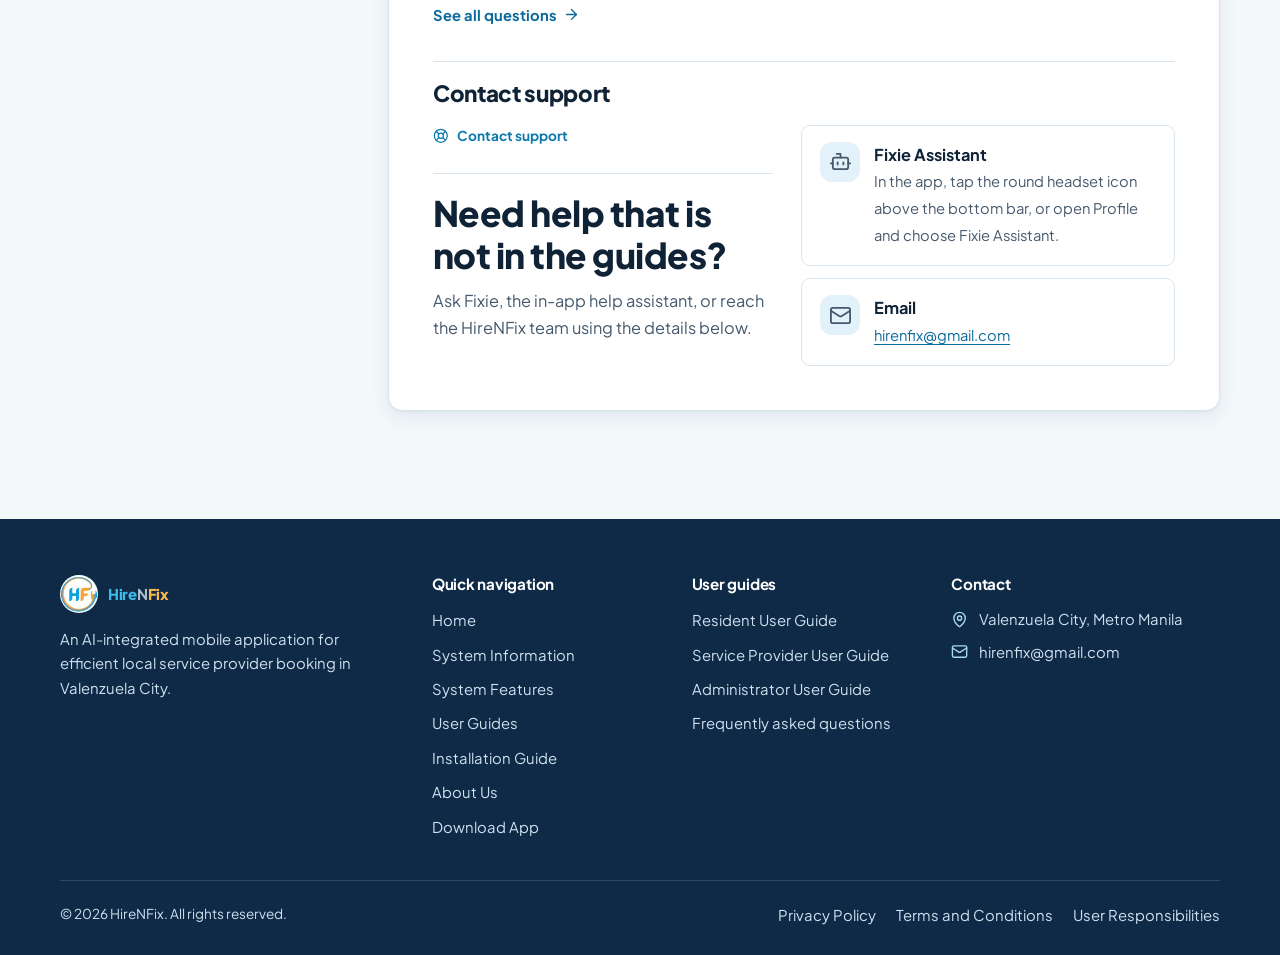
<file: guides.html>
<!doctype html>
<html lang="en">
<head>
<meta charset="utf-8">
<meta name="viewport" content="width=device-width,initial-scale=1,viewport-fit=cover">
<meta name="claude:viewport-fit-sides" content="cover">
<title>User Guides | HireNFix</title>
<meta name="description" content="Searchable HireNFix Help Center with Resident, Local Service Provider and Administrator user manuals.">
<link rel="icon" href="assets/img/favicon.png">
<link rel="preconnect" href="https://fonts.googleapis.com">
<link rel="preconnect" href="https://fonts.gstatic.com" crossorigin>
<link href="https://fonts.googleapis.com/css2?family=Plus+Jakarta+Sans:wght@400;500;600;700;800&display=swap" rel="stylesheet">
<link rel="stylesheet" href="assets/css/styles.css">
<script>window.HF_PAGE='guides';</script>
</head>
<body>
<a class="skip" href="#docs-main">Skip to content</a>
<header id="site-header"></header>

<div class="docs-bar">
  <div class="wrap">
    <button class="btn btn-ghost btn-sm menu-btn" id="menu-btn" type="button" aria-expanded="false" aria-controls="sidebar"><i data-i="panel-left"></i> Guide menu</button>
    <div class="search" role="search">
      <i data-i="search"></i>
      <input id="doc-search" type="search" placeholder="Search the guides…" autocomplete="off" aria-label="Search the user guides">
      <kbd aria-hidden="true">/</kbd>
      <div class="results" id="results" aria-live="polite"></div>
    </div>
    <a class="btn btn-primary btn-sm pdf" id="pdf-btn" href="#" target="_blank" rel="noopener" hidden><i data-i="file-down"></i> PDF manual</a>
  </div>
</div>

<div class="wrap">
  <div class="docs" id="docs">
    <aside class="sidebar" id="sidebar" aria-label="Guide navigation"></aside>
    <main id="docs-main"></main>
    <aside class="toc" id="toc" aria-label="On this page"></aside>
  </div>
</div>
<div class="sb-backdrop" id="sb-backdrop"></div>

<footer id="site-footer"></footer>
<script src="assets/js/icons.js"></script>
<script src="assets/js/config.js"></script>
<script src="assets/js/components.js"></script>
<script src="assets/js/guides-data.js"></script>
<script src="assets/js/guides.js"></script>
</body>
</html>
</file>
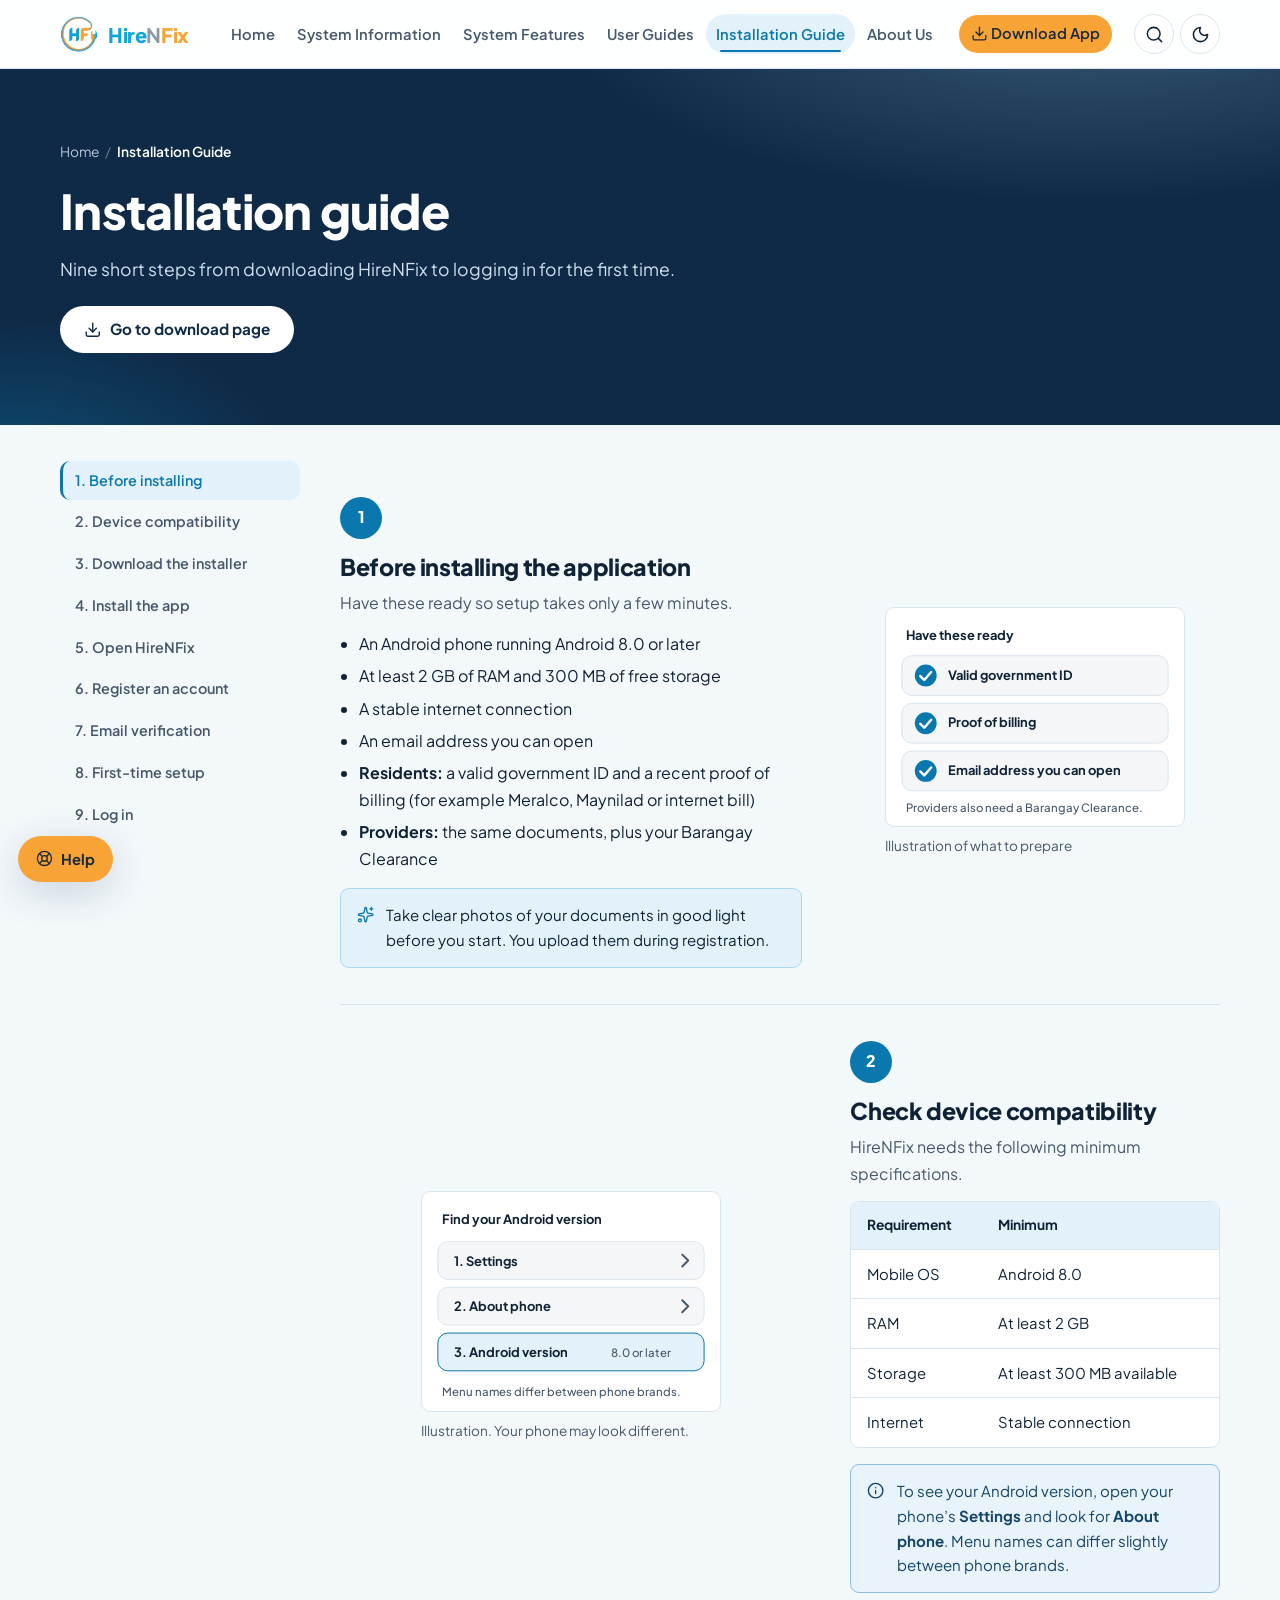
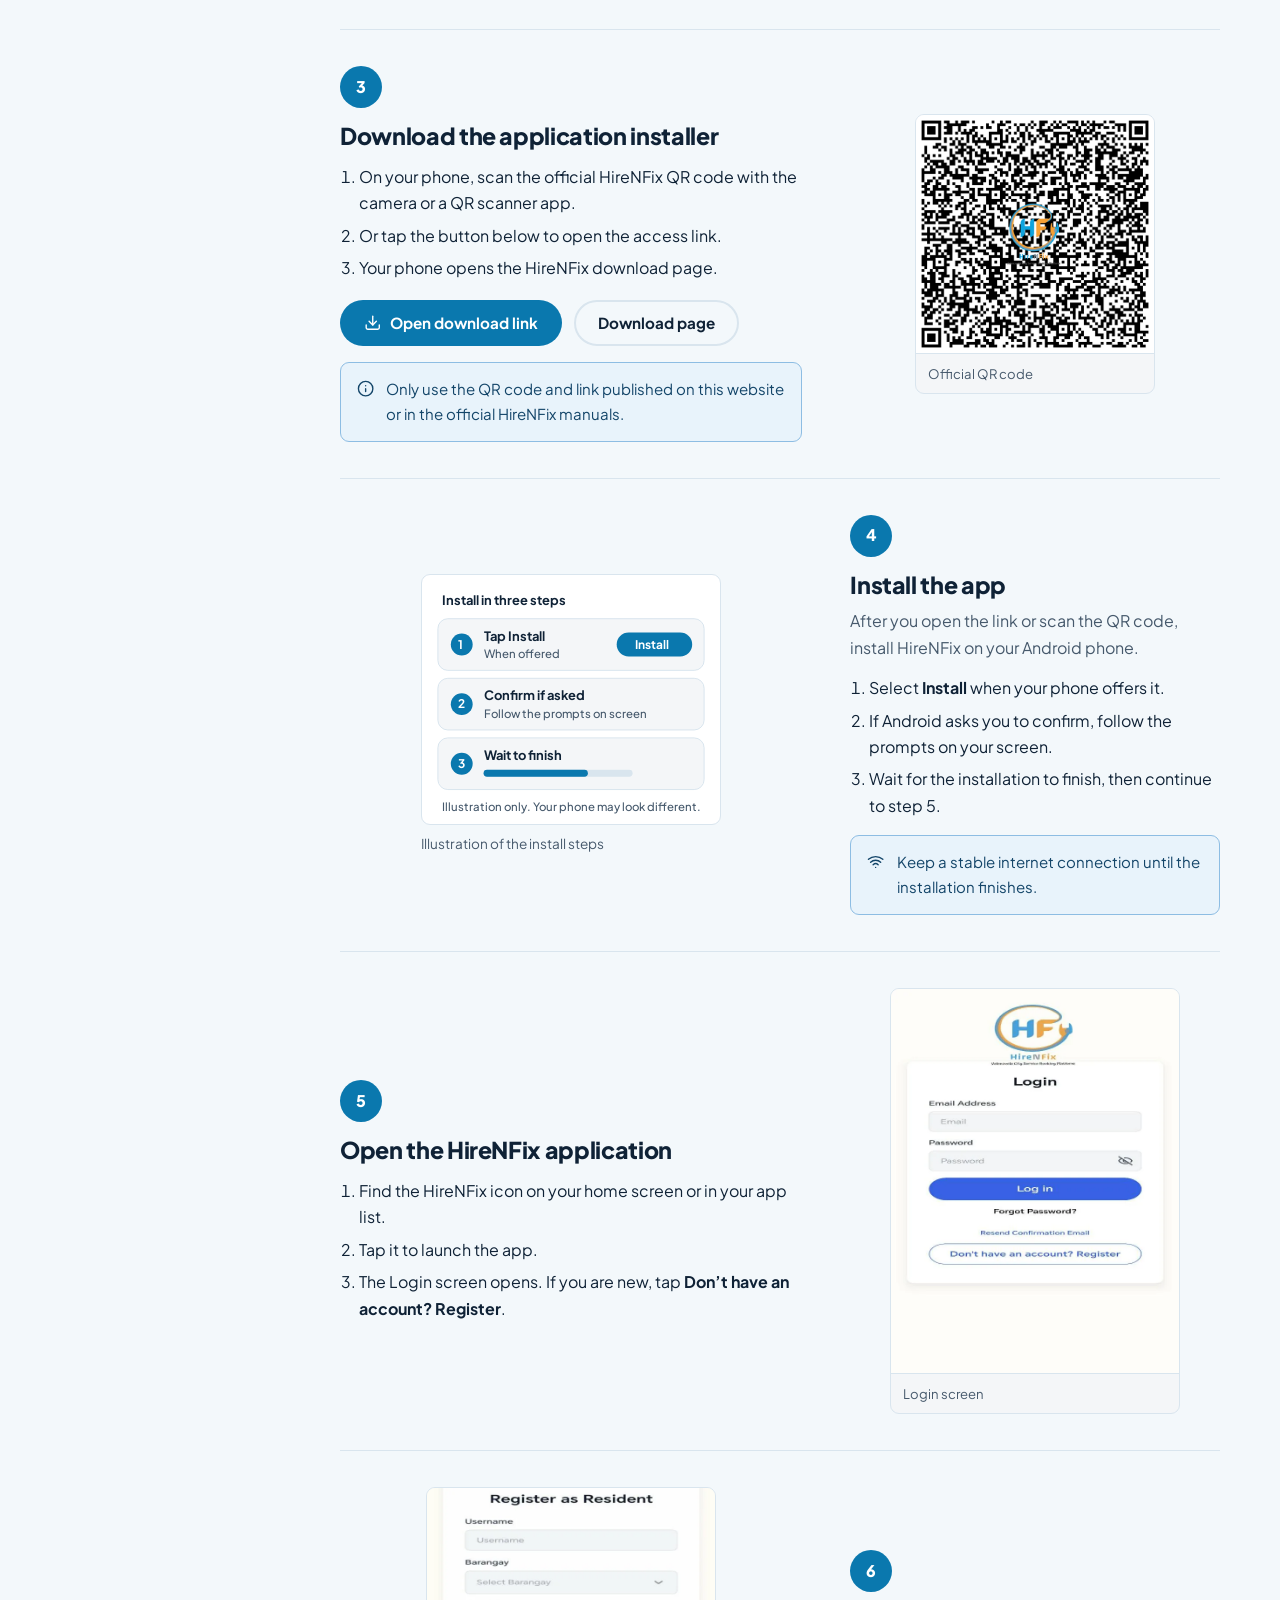
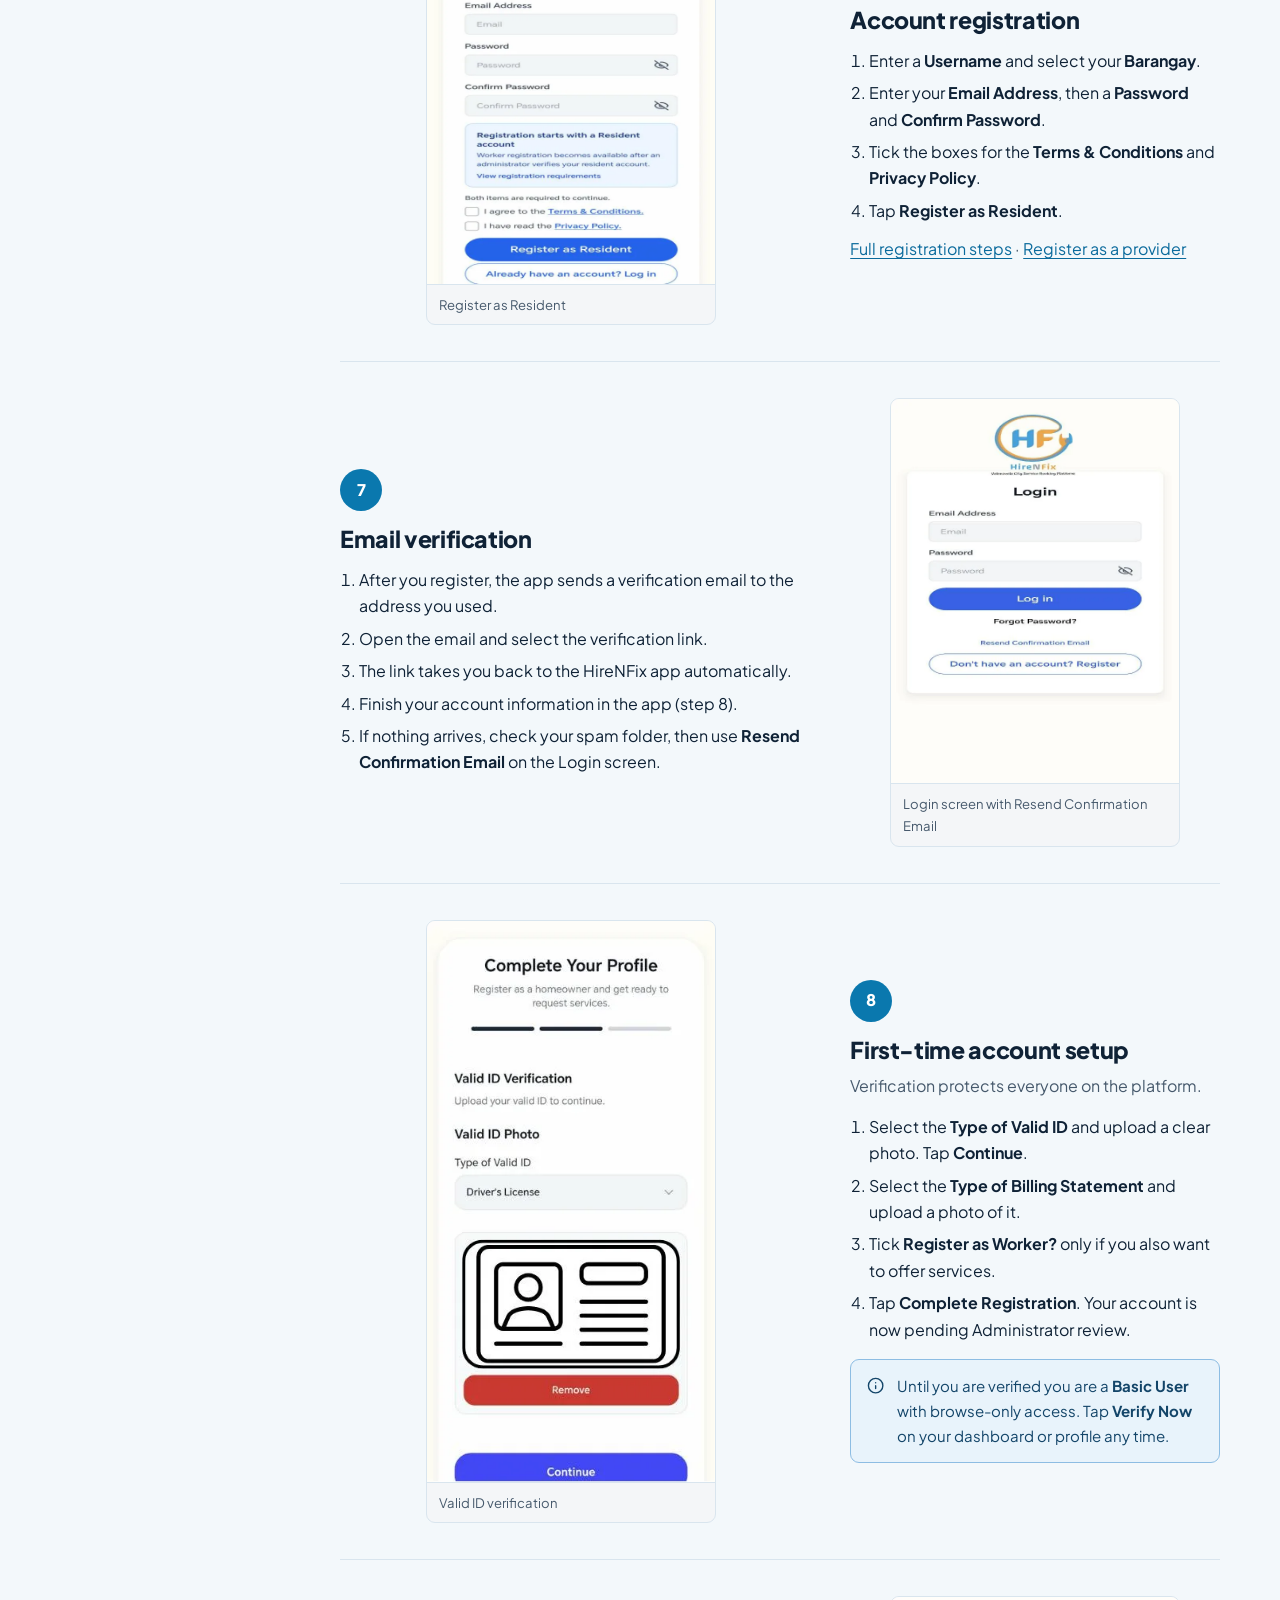
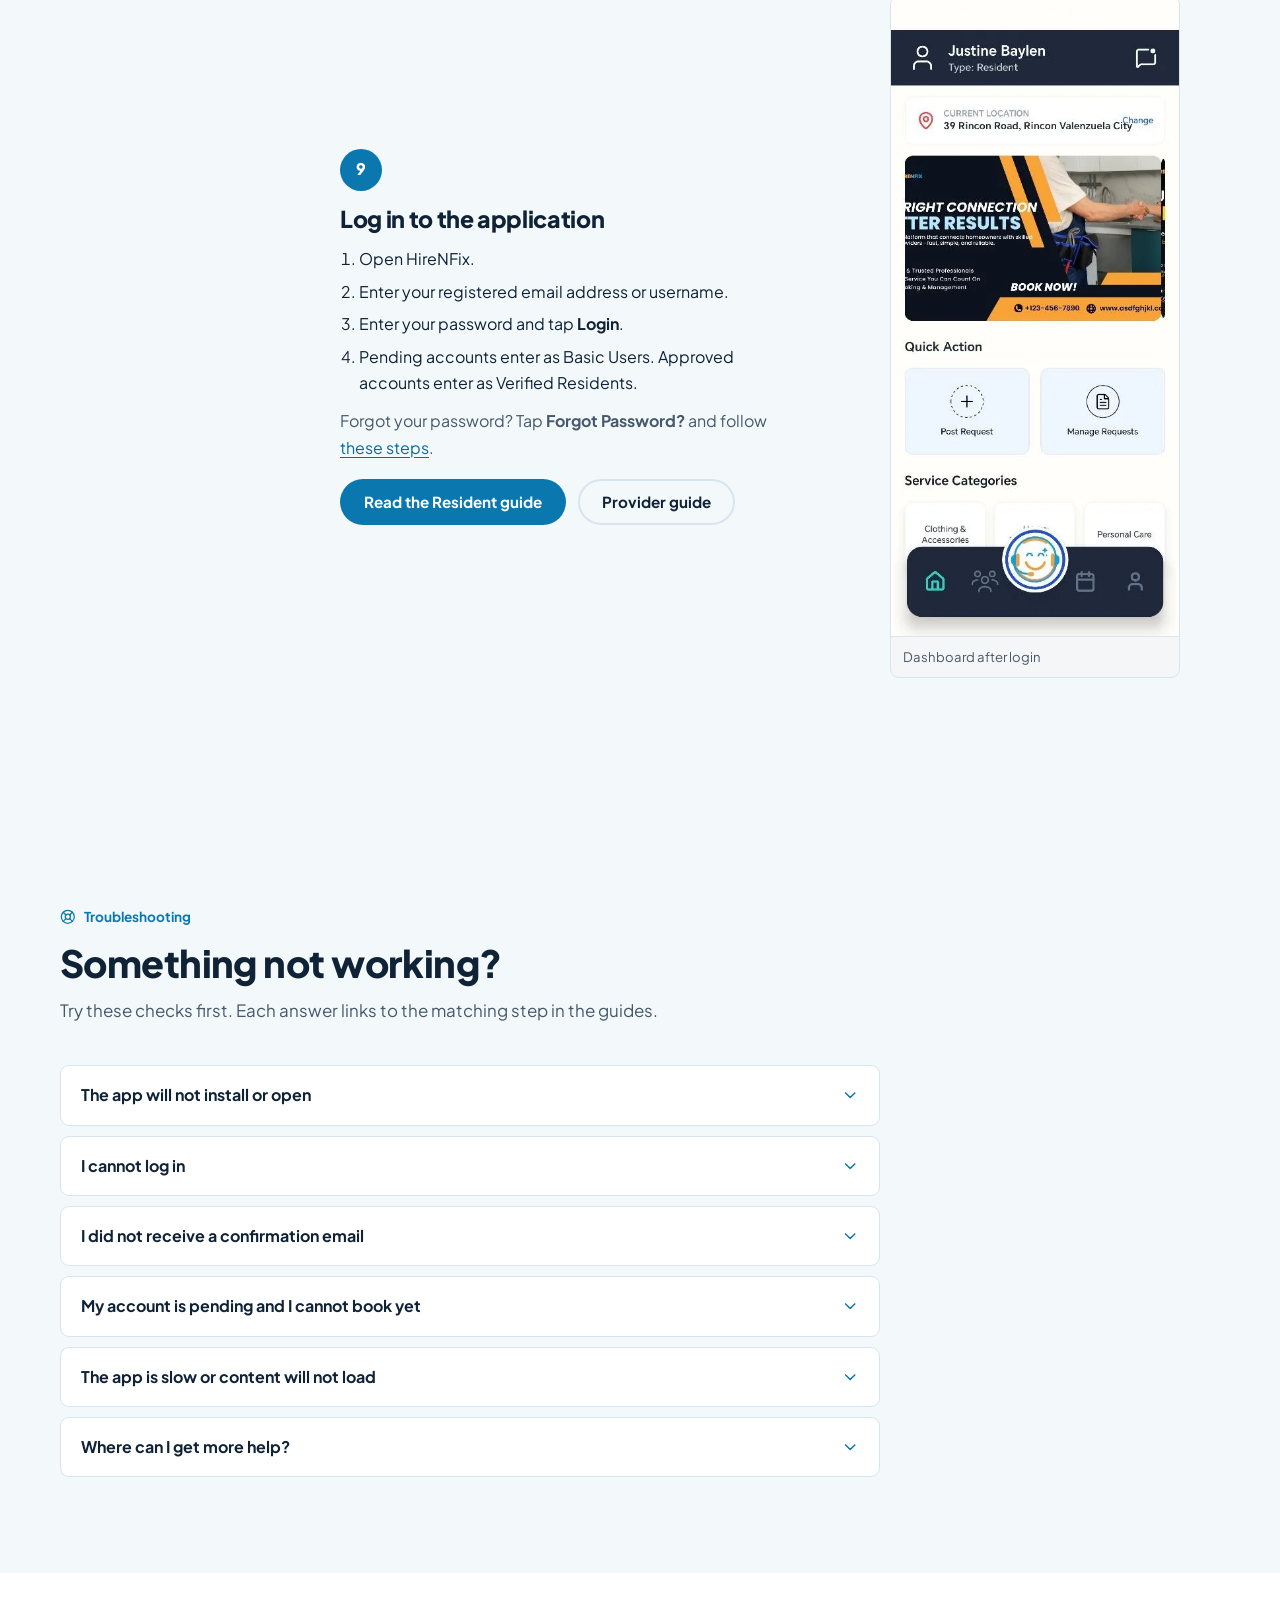
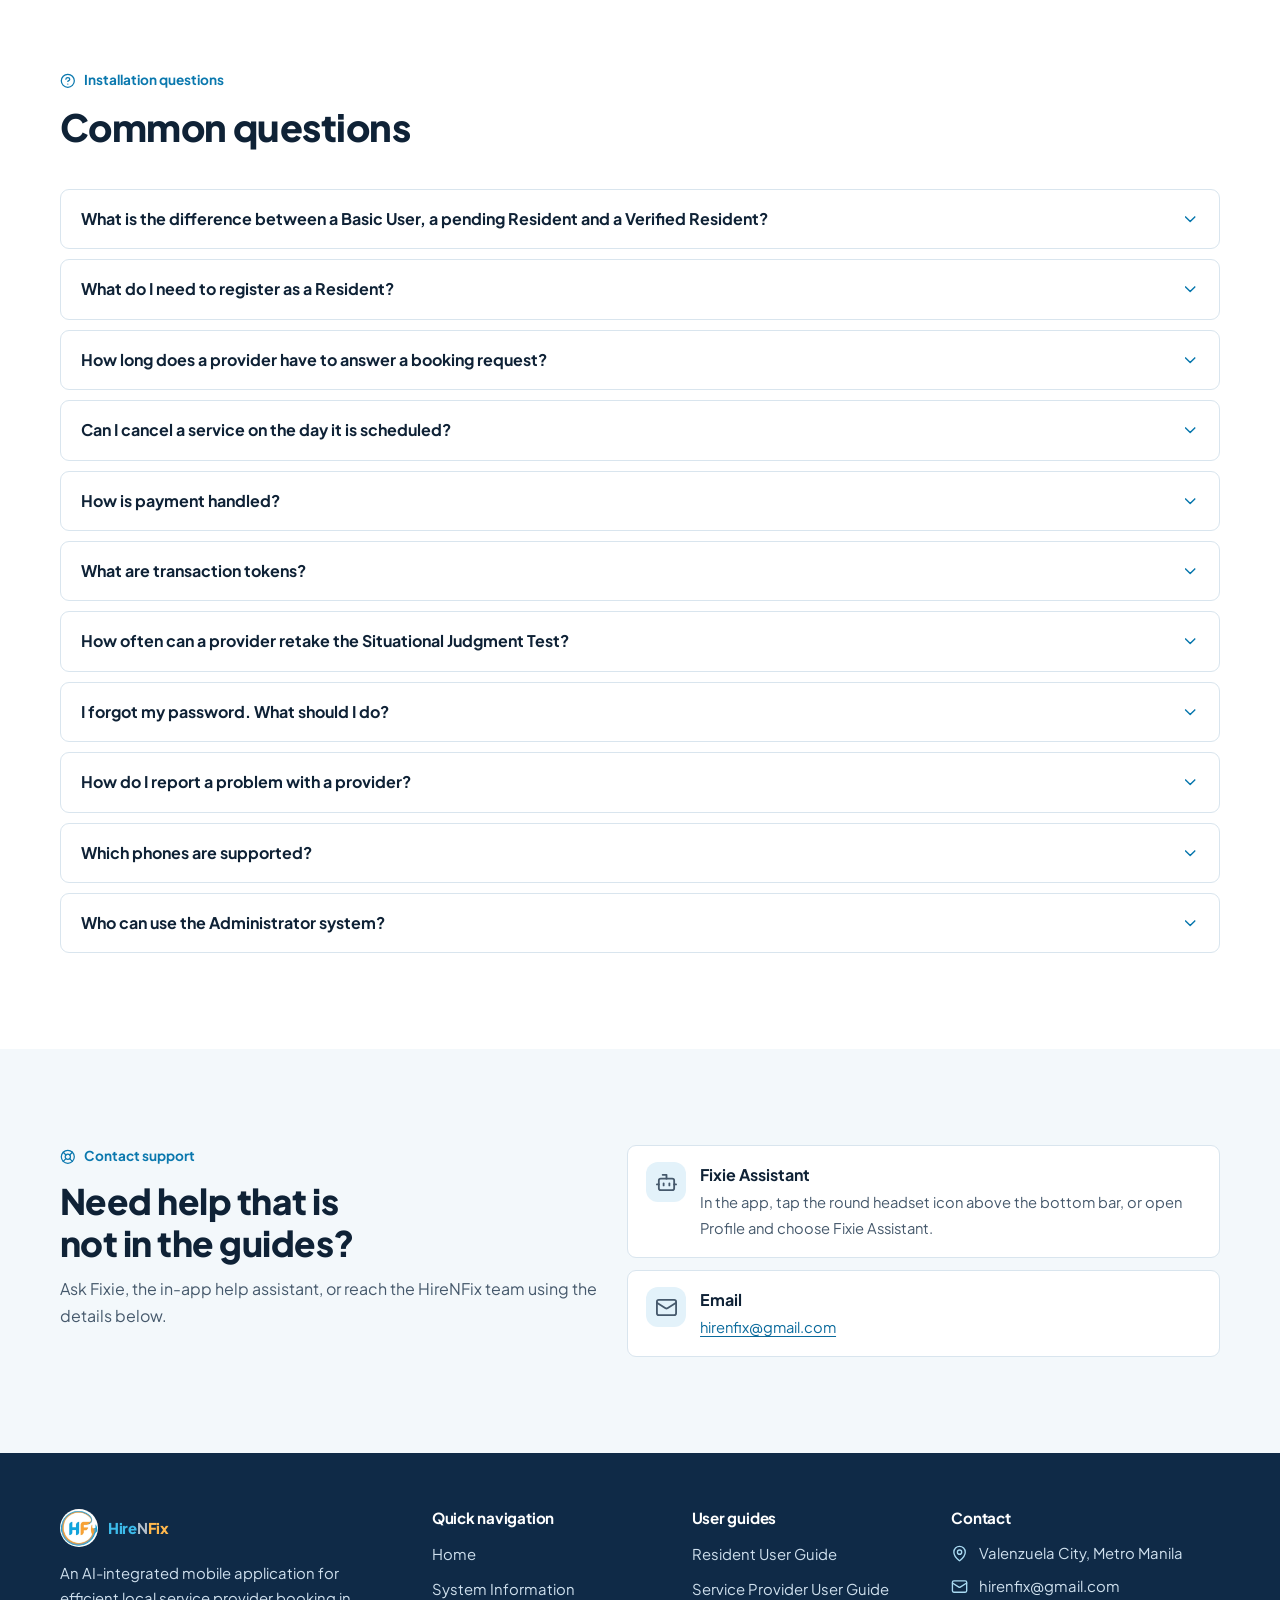
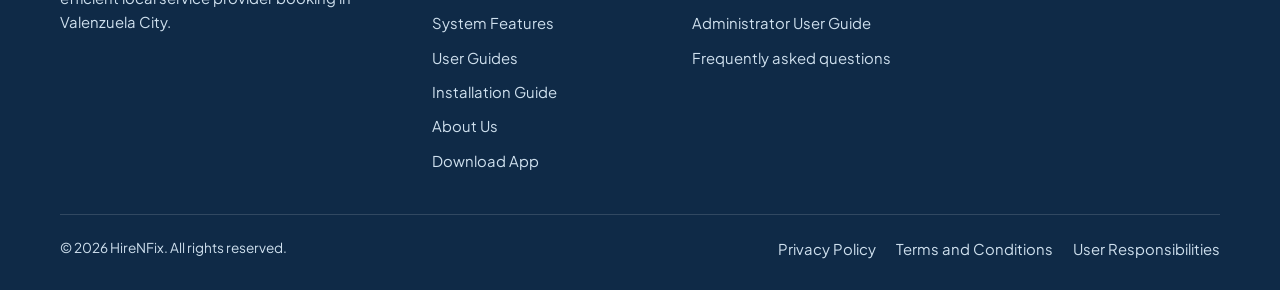
<file: installation.html>
<!doctype html>
<html lang="en">
<head>
<meta charset="utf-8">
<meta name="viewport" content="width=device-width,initial-scale=1,viewport-fit=cover">
<meta name="claude:viewport-fit-sides" content="cover">
<title>Installation Guide | HireNFix</title>
<meta name="description" content="Step-by-step guide to download, install and set up the HireNFix app.">
<link rel="icon" href="assets/img/favicon.png">
<link rel="preconnect" href="https://fonts.googleapis.com">
<link rel="preconnect" href="https://fonts.gstatic.com" crossorigin>
<link href="https://fonts.googleapis.com/css2?family=Plus+Jakarta+Sans:wght@400;500;600;700;800&display=swap" rel="stylesheet">
<link rel="stylesheet" href="assets/css/styles.css">
<script>window.HF_PAGE='install';</script>
</head>
<body>
<a class="skip" href="#main">Skip to content</a>
<header id="site-header"></header>

<main id="main">
  <section class="page-hero">
    <div class="wrap">
      <ol data-crumbs="Installation Guide"></ol>
      <h1>Installation guide</h1>
      <p>Nine short steps from downloading HireNFix to logging in for the first time.</p>
      <div class="btn-row" style="margin-top:22px"><a class="btn btn-light" href="download.html"><i data-i="download"></i> Go to download page</a></div>
    </div>
  </section>

  <section class="section" style="padding-top:36px">
    <div class="wrap install-layout">
      <nav aria-label="Installation steps">
        <ol class="stepnav" id="stepnav">
          <li><a href="#s1">1. Before installing</a></li>
          <li><a href="#s2">2. Device compatibility</a></li>
          <li><a href="#s3">3. Download the installer</a></li>
          <li><a href="#s4">4. Install the app</a></li>
          <li><a href="#s5">5. Open HireNFix</a></li>
          <li><a href="#s6">6. Register an account</a></li>
          <li><a href="#s7">7. Email verification</a></li>
          <li><a href="#s8">8. First-time setup</a></li>
          <li><a href="#s9">9. Log in</a></li>
        </ol>
      </nav>

      <div>
        <div class="istep" id="s1">
          <div><span class="num">1</span><h3>Before installing the application</h3>
            <p>Have these ready so setup takes only a few minutes.</p>
            <ul>
              <li>An Android phone running Android 8.0 or later</li>
              <li>At least 2 GB of RAM and 300 MB of free storage</li>
              <li>A stable internet connection</li>
              <li>An email address you can open</li>
              <li><b>Residents:</b> a valid government ID and a recent proof of billing (for example Meralco, Maynilad or internet bill)</li>
              <li><b>Providers:</b> the same documents, plus your Barangay Clearance</li>
            </ul>
            <div class="callout tip" style="margin-top:16px"><i data-i="sparkles"></i><div>Take clear photos of your documents in good light before you start. You upload them during registration.</div></div>
          </div>
          <div class="i-media"><figure class="illus"><svg viewBox="0 0 300 220" role="img" aria-label="Checklist: valid ID, proof of billing, email address you can open"><text class="t" x="20" y="32">Have these ready</text><rect class="box" x="16" y="48" width="268" height="40" rx="10"/><circle class="ok" cx="40" cy="68" r="11"/><path d="M34.5 68.5l4 4 7-8" fill="none" stroke="#fff" stroke-width="2.4" stroke-linecap="round" stroke-linejoin="round"/><text class="t" x="62" y="72">Valid government ID</text><rect class="box" x="16" y="96" width="268" height="40" rx="10"/><circle class="ok" cx="40" cy="116" r="11"/><path d="M34.5 116.5l4 4 7-8" fill="none" stroke="#fff" stroke-width="2.4" stroke-linecap="round" stroke-linejoin="round"/><text class="t" x="62" y="120">Proof of billing</text><rect class="box" x="16" y="144" width="268" height="40" rx="10"/><circle class="ok" cx="40" cy="164" r="11"/><path d="M34.5 164.5l4 4 7-8" fill="none" stroke="#fff" stroke-width="2.4" stroke-linecap="round" stroke-linejoin="round"/><text class="t" x="62" y="168">Email address you can open</text><text class="s" x="20" y="205">Providers also need a Barangay Clearance.</text></svg><figcaption>Illustration of what to prepare</figcaption></figure></div>
        </div>

        <div class="istep" id="s2">
          <div><span class="num">2</span><h3>Check device compatibility</h3>
            <p>HireNFix needs the following minimum specifications.</p>
            <div class="table-wrap" style="margin-top:14px"><table><thead><tr><th scope="col">Requirement</th><th scope="col">Minimum</th></tr></thead><tbody><tr><td>Mobile OS</td><td>Android 8.0</td></tr><tr><td>RAM</td><td>At least 2 GB</td></tr><tr><td>Storage</td><td>At least 300 MB available</td></tr><tr><td>Internet</td><td>Stable connection</td></tr></tbody></table></div>
            <div class="callout" style="margin-top:16px"><i data-i="info"></i><div>To see your Android version, open your phone’s <b>Settings</b> and look for <b>About phone</b>. Menu names can differ slightly between phone brands.</div></div>
          </div>
          <div class="i-media"><figure class="illus"><svg viewBox="0 0 300 220" role="img" aria-label="Path to the Android version: Settings, About phone, Android version"><text class="t" x="20" y="32">Find your Android version</text><rect class="box" x="16" y="50" width="268" height="38" rx="10"/><text class="t" x="32" y="74">1. Settings</text><path d="M262 63l6 6-6 6" fill="none" stroke="var(--muted)" stroke-width="2" stroke-linecap="round" stroke-linejoin="round"/><rect class="box" x="16" y="96" width="268" height="38" rx="10"/><text class="t" x="32" y="120">2. About phone</text><path d="M262 109l6 6-6 6" fill="none" stroke="var(--muted)" stroke-width="2" stroke-linecap="round" stroke-linejoin="round"/><rect x="16" y="142" width="268" height="38" rx="10" fill="var(--soft-bg)" stroke="var(--primary)"/><text class="t" x="32" y="166">3. Android version</text><text class="s" x="190" y="166">8.0 or later</text><text class="s" x="20" y="205">Menu names differ between phone brands.</text></svg><figcaption>Illustration. Your phone may look different.</figcaption></figure></div>
        </div>

        <div class="istep" id="s3">
          <div><span class="num">3</span><h3>Download the application installer</h3>
            <ol>
              <li>On your phone, scan the official HireNFix QR code with the camera or a QR scanner app.</li>
              <li>Or tap the button below to open the access link.</li>
              <li>Your phone opens the HireNFix download page.</li>
            </ol>
            <div class="btn-row" style="margin-top:18px"><a class="btn btn-primary" data-dl href="#"><i data-i="download"></i> Open download link</a><a class="btn btn-ghost" href="download.html">Download page</a></div>
            <div class="callout"><i data-i="info"></i><div>Only use the QR code and link published on this website or in the official HireNFix manuals.</div></div>
          </div>
          <div class="i-media"><figure class="shot" style="max-width:240px"><span data-qr></span><figcaption>Official QR code</figcaption></figure></div>
        </div>

        <div class="istep" id="s4">
          <div><span class="num">4</span><h3>Install the app</h3>
            <p>After you open the link or scan the QR code, install HireNFix on your Android phone.</p>
            <ol>
              <li>Select <b>Install</b> when your phone offers it.</li>
              <li>If Android asks you to confirm, follow the prompts on your screen.</li>
              <li>Wait for the installation to finish, then continue to step 5.</li>
            </ol>
            <div class="callout"><i data-i="wifi"></i><div>Keep a stable internet connection until the installation finishes.</div></div>
          </div>
          <div class="i-media"><figure class="illus"><svg viewBox="0 0 300 250" role="img" aria-label="Three stages of installing the app: tap Install, confirm if Android asks, wait for it to finish"><text class="t" x="20" y="30">Install in three steps</text><rect class="box" x="16" y="44" width="268" height="52" rx="10"/><circle class="ok" cx="40" cy="70" r="11"/><text class="btn-t" x="36" y="74">1</text><text class="t" x="62" y="66">Tap Install</text><rect class="btn-s" x="196" y="58" width="76" height="24" rx="12"/><text class="btn-t" x="214" y="74">Install</text><text class="s" x="62" y="84">When offered</text><rect class="box" x="16" y="104" width="268" height="52" rx="10"/><circle class="ok" cx="40" cy="130" r="11"/><text class="btn-t" x="36" y="134">2</text><text class="t" x="62" y="126">Confirm if asked</text><text class="s" x="62" y="144">Follow the prompts on screen</text><rect class="box" x="16" y="164" width="268" height="52" rx="10"/><circle class="ok" cx="40" cy="190" r="11"/><text class="btn-t" x="36" y="194">3</text><text class="t" x="62" y="186">Wait to finish</text><rect x="62" y="196" width="150" height="7" rx="3.5" fill="var(--line)"/><rect x="62" y="196" width="105" height="7" rx="3.5" fill="var(--primary)"/><text class="s" x="20" y="238">Illustration only. Your phone may look different.</text></svg><figcaption>Illustration of the install steps</figcaption></figure></div>
        </div>

        <div class="istep" id="s5">
          <div><span class="num">5</span><h3>Open the HireNFix application</h3>
            <ol><li>Find the HireNFix icon on your home screen or in your app list.</li><li>Tap it to launch the app.</li><li>The Login screen opens. If you are new, tap <b>Don’t have an account? Register</b>.</li></ol>
          </div>
          <div class="i-media"><figure class="shot phone-shot"><img src="assets/img/login.webp" alt="HireNFix login screen" loading="lazy"><figcaption>Login screen</figcaption></figure></div>
        </div>

        <div class="istep" id="s6">
          <div><span class="num">6</span><h3>Account registration</h3>
            <ol>
              <li>Enter a <b>Username</b> and select your <b>Barangay</b>.</li>
              <li>Enter your <b>Email Address</b>, then a <b>Password</b> and <b>Confirm Password</b>.</li>
              <li>Tick the boxes for the <b>Terms &amp; Conditions</b> and <b>Privacy Policy</b>.</li>
              <li>Tap <b>Register as Resident</b>.</li>
            </ol>
            <p style="margin-top:12px"><a href="guides.html#res-registration">Full registration steps</a> · <a href="guides.html#prov-register">Register as a provider</a></p>
          </div>
          <div class="i-media"><figure class="shot phone-shot"><img src="assets/img/reg-account.webp" alt="Register as Resident screen" loading="lazy"><figcaption>Register as Resident</figcaption></figure></div>
        </div>

        <div class="istep" id="s7">
          <div><span class="num">7</span><h3>Email verification</h3>
            <ol>
              <li>After you register, the app sends a verification email to the address you used.</li>
              <li>Open the email and select the verification link.</li>
              <li>The link takes you back to the HireNFix app automatically.</li>
              <li>Finish your account information in the app (step 8).</li>
              <li>If nothing arrives, check your spam folder, then use <b>Resend Confirmation Email</b> on the Login screen.</li>
            </ol>
          </div>
          <div class="i-media"><figure class="shot phone-shot"><img src="assets/img/login.webp" alt="HireNFix login screen with the Resend Confirmation Email option" loading="lazy"><figcaption>Login screen with Resend Confirmation Email</figcaption></figure></div>
        </div>

        <div class="istep" id="s8">
          <div><span class="num">8</span><h3>First-time account setup</h3>
            <p>Verification protects everyone on the platform.</p>
            <ol>
              <li>Select the <b>Type of Valid ID</b> and upload a clear photo. Tap <b>Continue</b>.</li>
              <li>Select the <b>Type of Billing Statement</b> and upload a photo of it.</li>
              <li>Tick <b>Register as Worker?</b> only if you also want to offer services.</li>
              <li>Tap <b>Complete Registration</b>. Your account is now pending Administrator review.</li>
            </ol>
            <div class="callout"><i data-i="info"></i><div>Until you are verified you are a <b>Basic User</b> with browse-only access. Tap <b>Verify Now</b> on your dashboard or profile any time.</div></div>
          </div>
          <div class="i-media"><figure class="shot phone-shot"><img src="assets/img/reg-id.webp" alt="Valid ID upload screen" loading="lazy"><figcaption>Valid ID verification</figcaption></figure></div>
        </div>

        <div class="istep" id="s9">
          <div><span class="num">9</span><h3>Log in to the application</h3>
            <ol><li>Open HireNFix.</li><li>Enter your registered email address or username.</li><li>Enter your password and tap <b>Login</b>.</li><li>Pending accounts enter as Basic Users. Approved accounts enter as Verified Residents.</li></ol>
            <p style="margin-top:12px">Forgot your password? Tap <b>Forgot Password?</b> and follow <a href="guides.html#res-recover">these steps</a>.</p>
            <div class="btn-row" style="margin-top:18px"><a class="btn btn-primary" href="guides.html#resident">Read the Resident guide</a><a class="btn btn-ghost" href="guides.html#provider">Provider guide</a></div>
          </div>
          <div class="i-media"><figure class="shot phone-shot"><img src="assets/img/dash-resident.webp" alt="Resident dashboard after login" loading="lazy"><figcaption>Dashboard after login</figcaption></figure></div>
        </div>
      </div>
    </div>
  </section>

  <section class="section" id="troubleshooting"><div class="wrap">
    <div class="sec-head"><span class="kicker"><i data-i="life-buoy"></i> Troubleshooting</span><h2>Something not working?</h2><p>Try these checks first. Each answer links to the matching step in the guides.</p></div>
    <div style="max-width:820px"><div data-trouble></div></div>
  </div></section>

  <section class="section alt"><div class="wrap">
    <div class="sec-head"><span class="kicker"><i data-i="circle-help"></i> Installation questions</span><h2>Common questions</h2></div>
    <div id="install-faq" data-faq></div>
  </div></section>
  <section class="section"><div class="wrap" data-contact></div></section>
</main>

<footer id="site-footer"></footer>
<script src="assets/js/icons.js"></script>
<script src="assets/js/config.js"></script>
<script src="assets/js/components.js"></script>
<script>
(function(){
  var links=[].slice.call(document.querySelectorAll('#stepnav a'));
  var secs=links.map(function(a){return document.querySelector(a.getAttribute('href'))});
  function on(){var cur=0;secs.forEach(function(s,i){if(s.getBoundingClientRect().top<180)cur=i});links.forEach(function(a,i){a.classList.toggle('on',i===cur)})}
  window.addEventListener('scroll',on,{passive:true});on();
})();
</script>
</body>
</html>
</file>
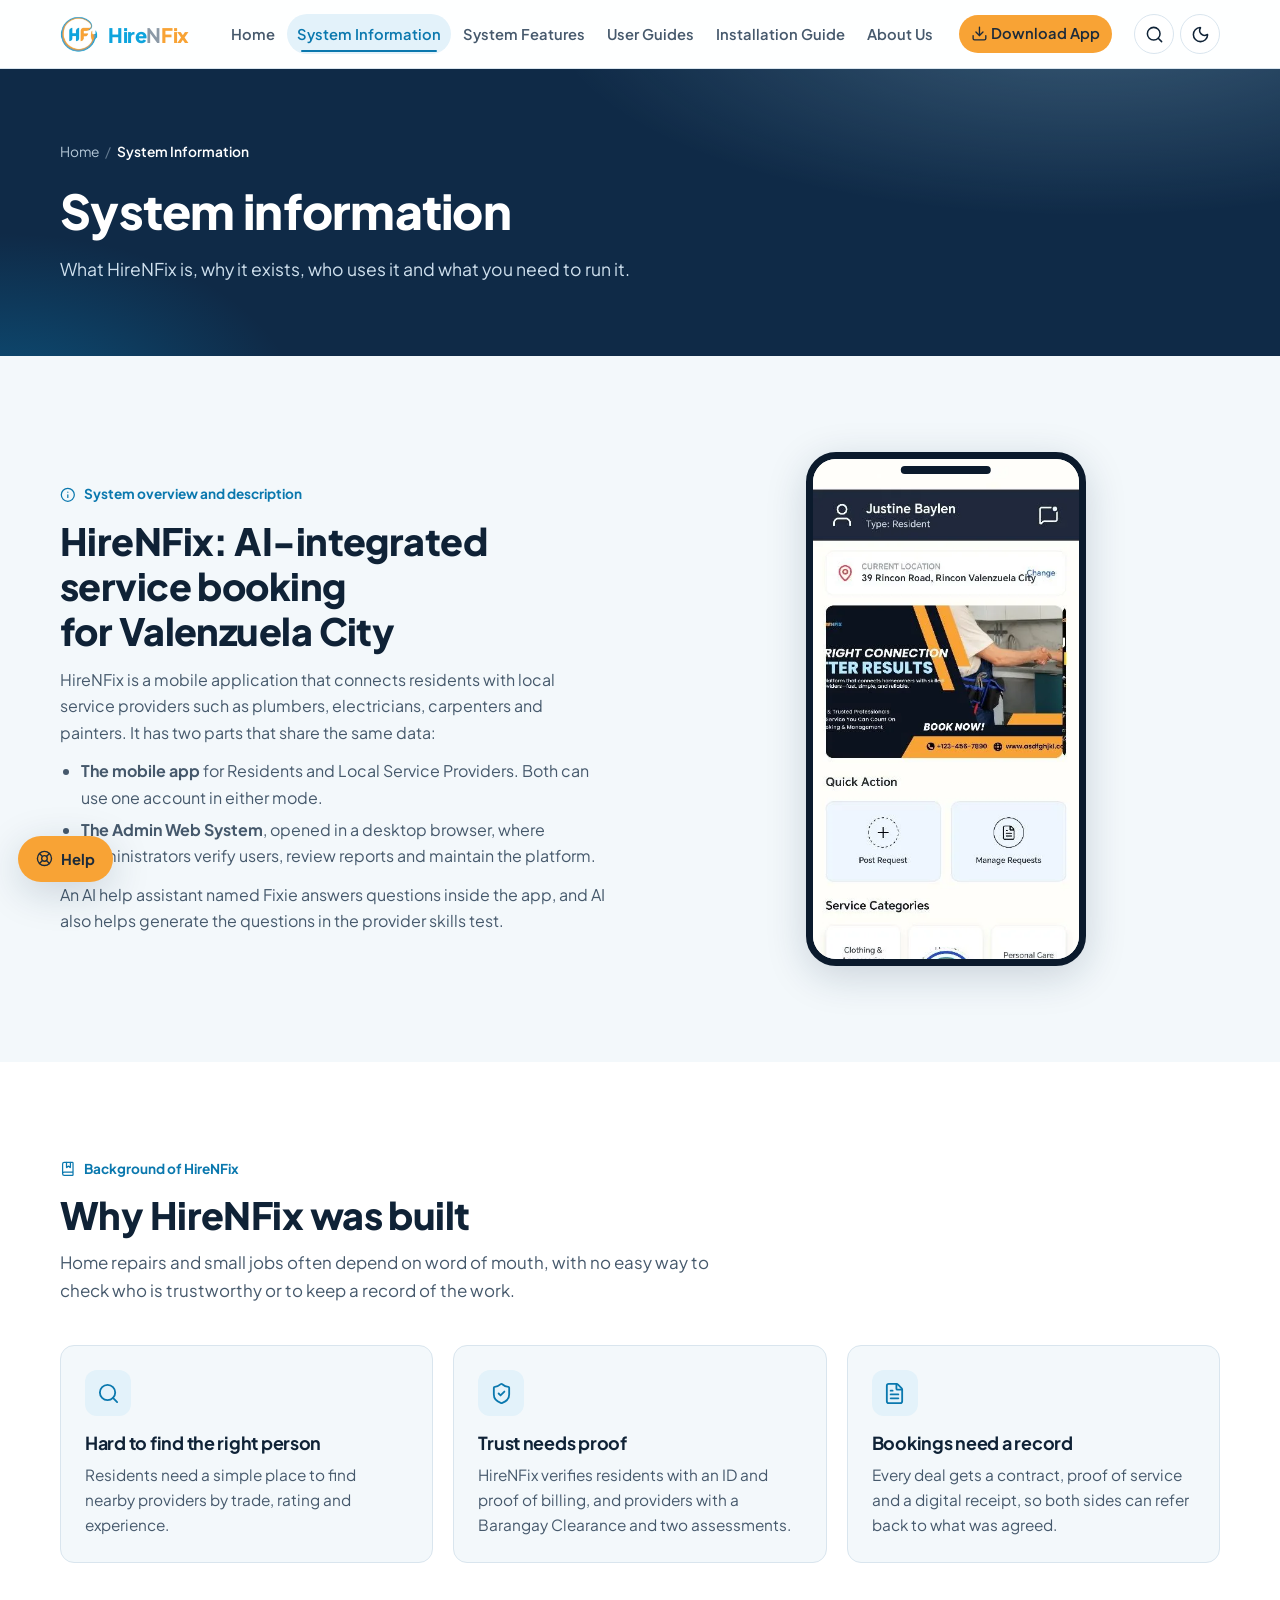
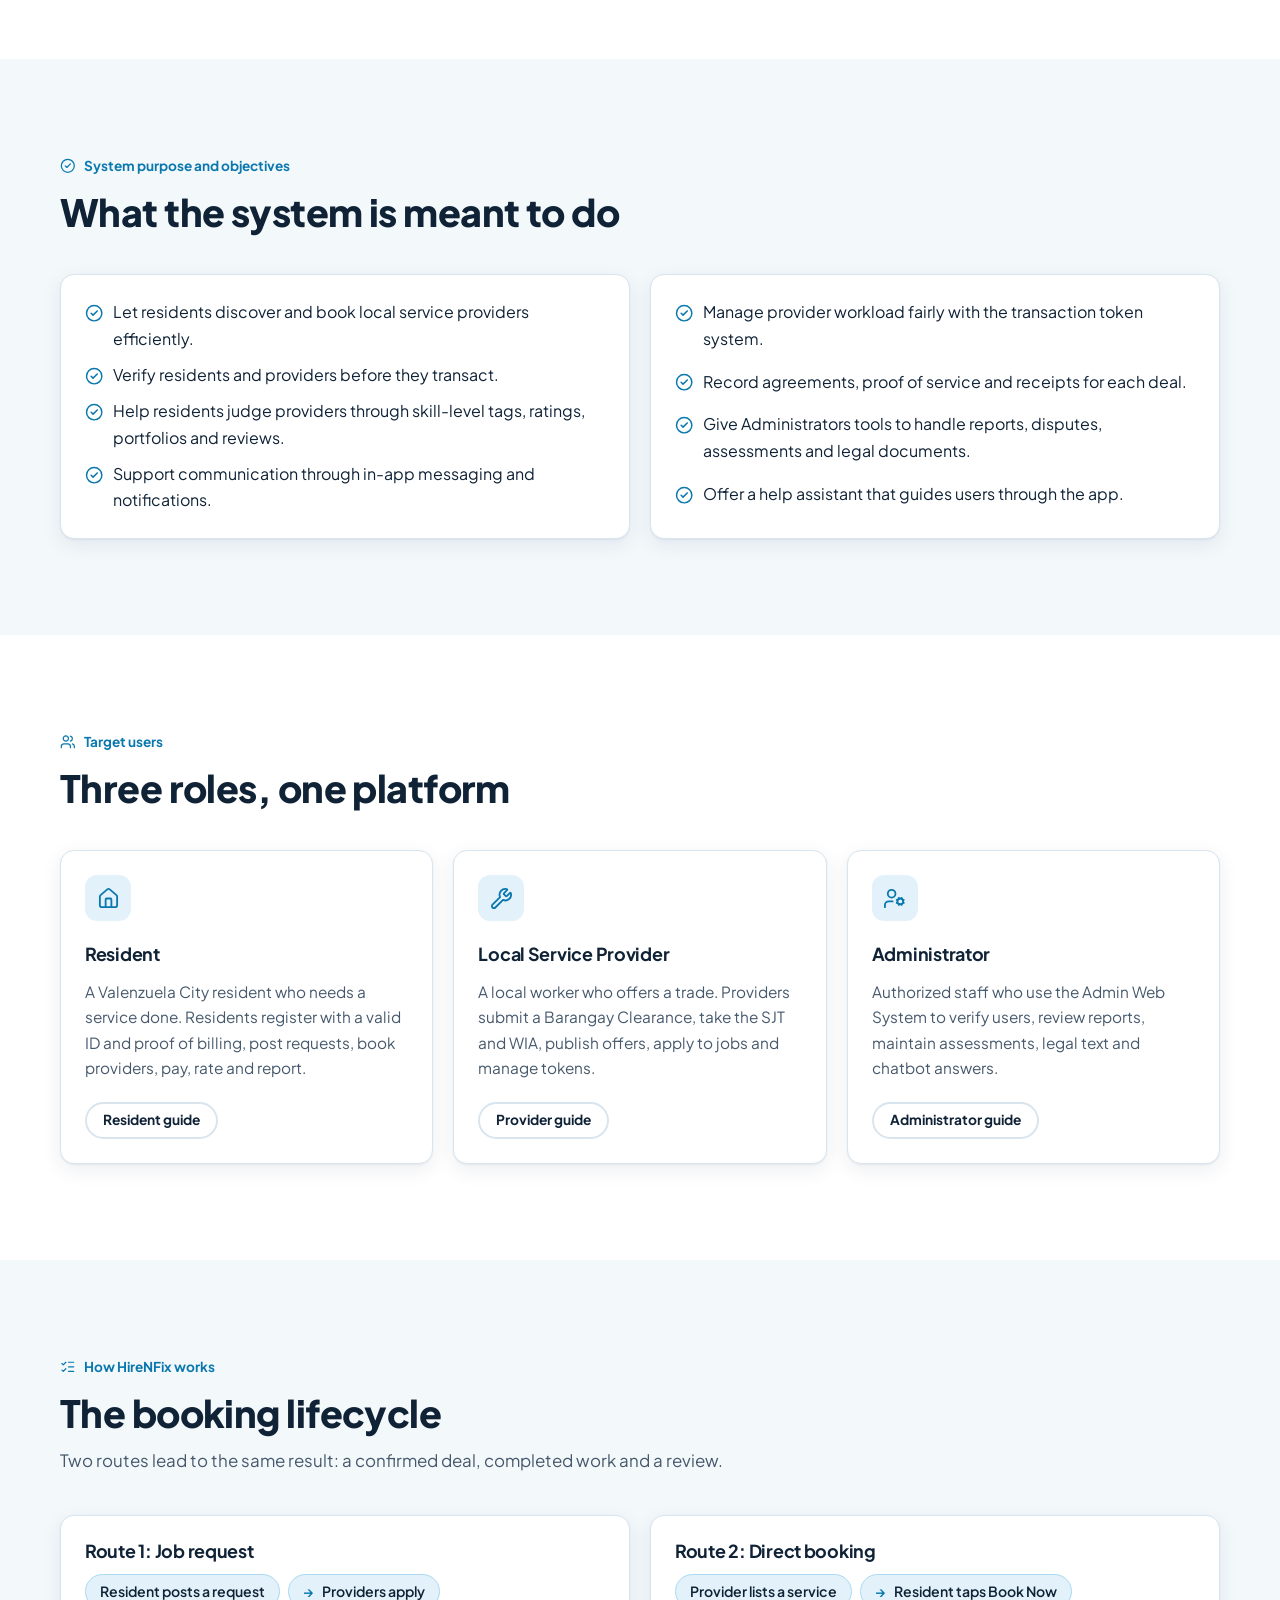
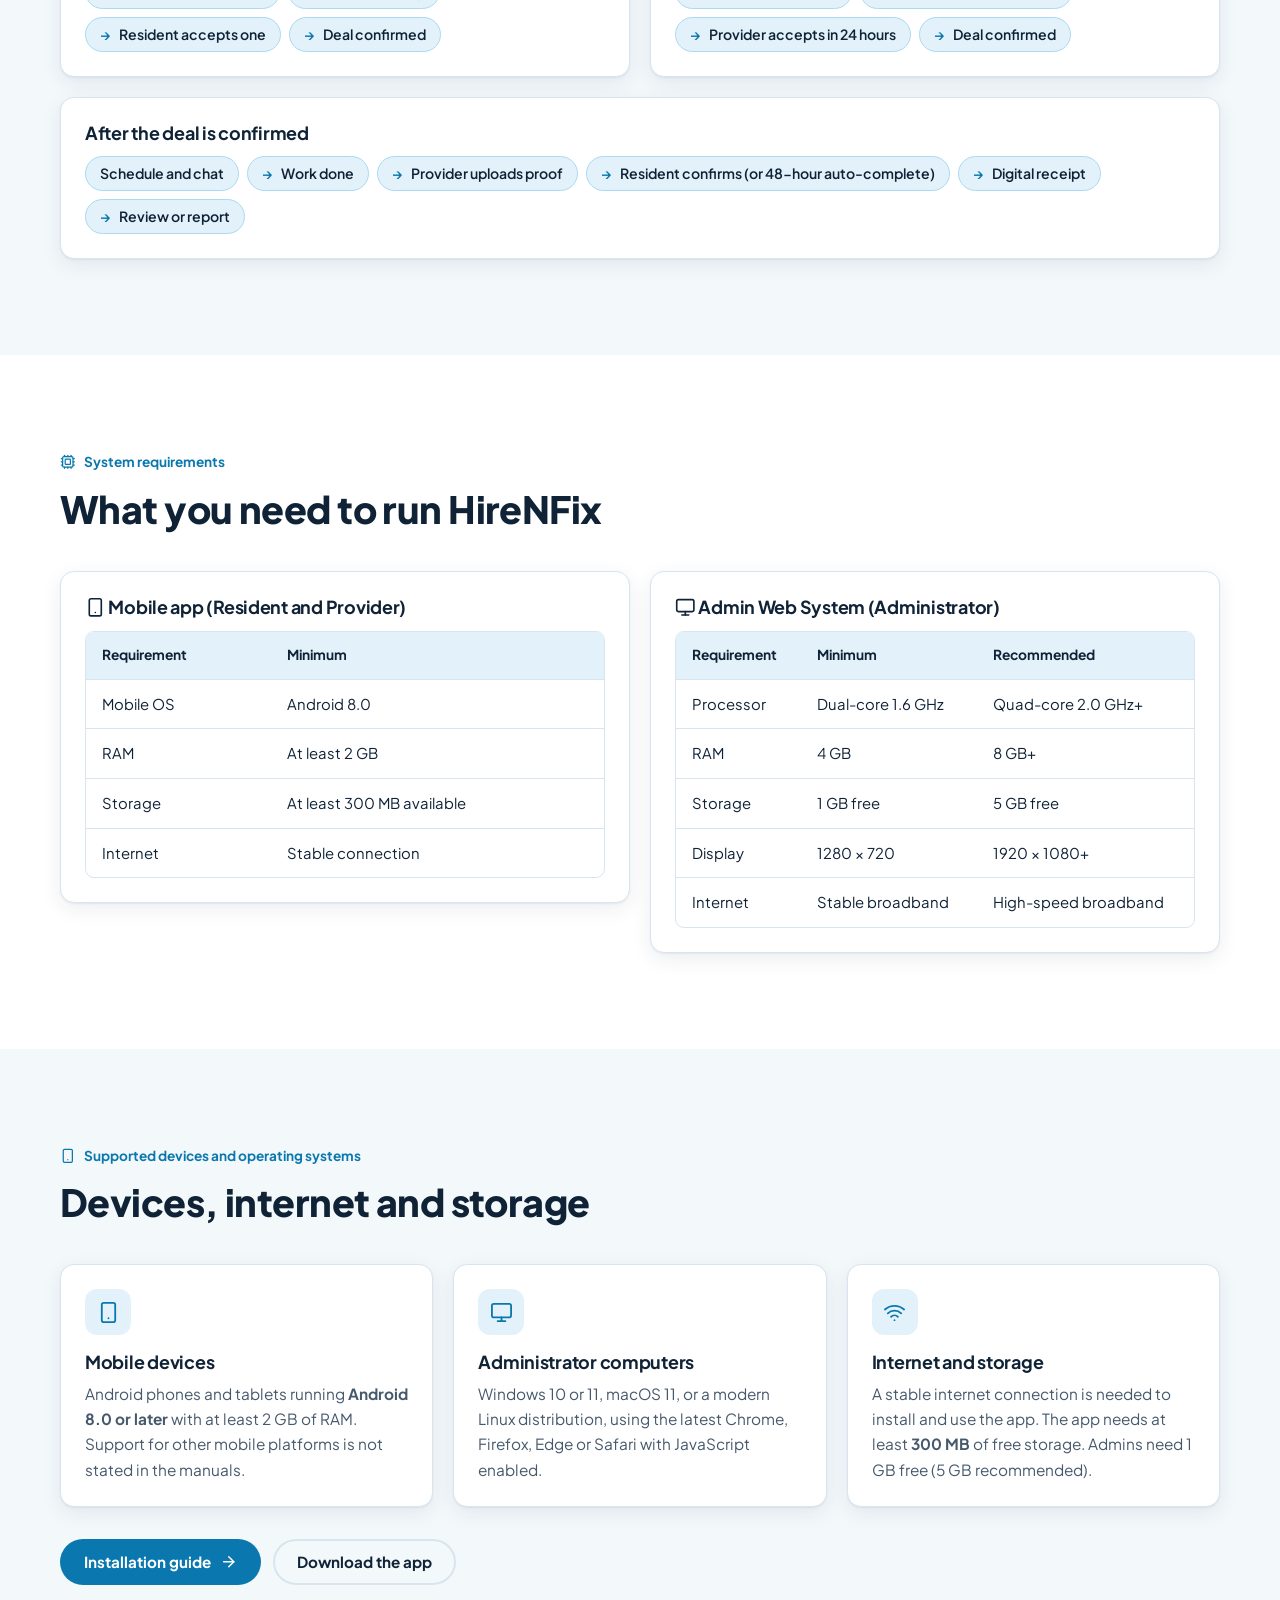
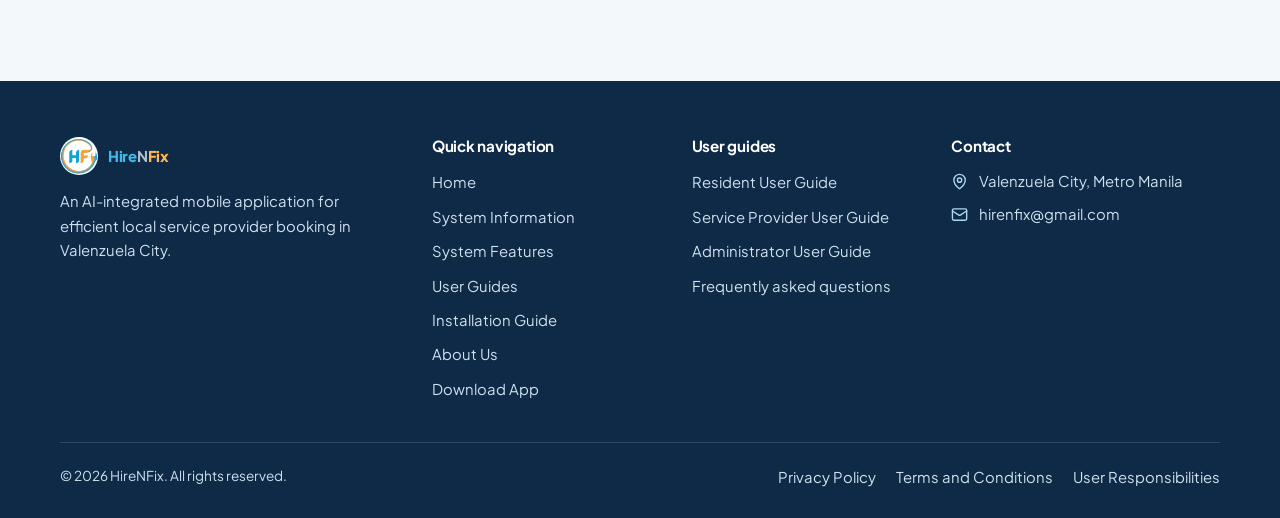
<file: system-information.html>
<!doctype html>
<html lang="en">
<head>
<meta charset="utf-8">
<meta name="viewport" content="width=device-width,initial-scale=1,viewport-fit=cover">
<meta name="claude:viewport-fit-sides" content="cover">
<title>System Information | HireNFix</title>
<meta name="description" content="Background, purpose, target users and technical requirements of the HireNFix application.">
<link rel="icon" href="assets/img/favicon.png">
<link rel="preconnect" href="https://fonts.googleapis.com">
<link rel="preconnect" href="https://fonts.gstatic.com" crossorigin>
<link href="https://fonts.googleapis.com/css2?family=Plus+Jakarta+Sans:wght@400;500;600;700;800&display=swap" rel="stylesheet">
<link rel="stylesheet" href="assets/css/styles.css">
<script>window.HF_PAGE='system';</script>
</head>
<body>
<a class="skip" href="#main">Skip to content</a>
<header id="site-header"></header>

<main id="main">
  <section class="page-hero">
    <div class="wrap">
      <ol data-crumbs="System Information"></ol>
      <h1>System information</h1>
      <p>What HireNFix is, why it exists, who uses it and what you need to run it.</p>
    </div>
  </section>

  <section class="section" id="overview">
    <div class="wrap split">
      <div>
        <span class="kicker"><i data-i="info"></i> System overview and description</span>
        <h2 style="font-size:clamp(1.7rem,3.2vw,2.35rem);font-weight:800">HireNFix: AI-integrated service booking for Valenzuela City</h2>
        <div class="prose" style="margin-top:14px;color:var(--muted)">
          <p>HireNFix is a mobile application that connects residents with local service providers such as plumbers, electricians, carpenters and painters. It has two parts that share the same data:</p>
          <ul>
            <li><b>The mobile app</b> for Residents and Local Service Providers. Both can use one account in either mode.</li>
            <li><b>The Admin Web System</b>, opened in a desktop browser, where Administrators verify users, review reports and maintain the platform.</li>
          </ul>
          <p>An AI help assistant named Fixie answers questions inside the app, and AI also helps generate the questions in the provider skills test.</p>
        </div>
      </div>
      <div class="phone-lg"><div class="phone" style="position:relative;width:100%;transform:none"><img src="assets/img/dash-resident.webp" alt="HireNFix resident dashboard" width="660" height="880"></div></div>
    </div>
  </section>

  <section class="section alt" id="background">
    <div class="wrap">
      <div class="sec-head">
        <span class="kicker"><i data-i="book-marked"></i> Background of HireNFix</span>
        <h2>Why HireNFix was built</h2>
        <p>Home repairs and small jobs often depend on word of mouth, with no easy way to check who is trustworthy or to keep a record of the work.</p>
      </div>
      <div class="grid g3">
        <div class="card flat"><span class="ico"><i data-i="search"></i></span><h3>Hard to find the right person</h3><p>Residents need a simple place to find nearby providers by trade, rating and experience.</p></div>
        <div class="card flat"><span class="ico"><i data-i="shield-check"></i></span><h3>Trust needs proof</h3><p>HireNFix verifies residents with an ID and proof of billing, and providers with a Barangay Clearance and two assessments.</p></div>
        <div class="card flat"><span class="ico"><i data-i="file-text"></i></span><h3>Bookings need a record</h3><p>Every deal gets a contract, proof of service and a digital receipt, so both sides can refer back to what was agreed.</p></div>
      </div>
    </div>
  </section>

  <section class="section" id="objectives">
    <div class="wrap">
      <div class="sec-head">
        <span class="kicker"><i data-i="circle-check"></i> System purpose and objectives</span>
        <h2>What the system is meant to do</h2>
      </div>
      <div class="grid g2">
        <ul class="ticks card">
          <li><i data-i="circle-check"></i><span>Let residents discover and book local service providers efficiently.</span></li>
          <li><i data-i="circle-check"></i><span>Verify residents and providers before they transact.</span></li>
          <li><i data-i="circle-check"></i><span>Help residents judge providers through skill-level tags, ratings, portfolios and reviews.</span></li>
          <li><i data-i="circle-check"></i><span>Support communication through in-app messaging and notifications.</span></li>
        </ul>
        <ul class="ticks card">
          <li><i data-i="circle-check"></i><span>Manage provider workload fairly with the transaction token system.</span></li>
          <li><i data-i="circle-check"></i><span>Record agreements, proof of service and receipts for each deal.</span></li>
          <li><i data-i="circle-check"></i><span>Give Administrators tools to handle reports, disputes, assessments and legal documents.</span></li>
          <li><i data-i="circle-check"></i><span>Offer a help assistant that guides users through the app.</span></li>
        </ul>
      </div>
    </div>
  </section>

  <section class="section alt" id="users">
    <div class="wrap">
      <div class="sec-head">
        <span class="kicker"><i data-i="users"></i> Target users</span>
        <h2>Three roles, one platform</h2>
      </div>
      <div class="grid g3">
        <div class="card role-card"><span class="ico"><i data-i="house"></i></span><h3>Resident</h3><p>A Valenzuela City resident who needs a service done. Residents register with a valid ID and proof of billing, post requests, book providers, pay, rate and report.</p><a class="btn btn-ghost btn-sm" href="guides.html#resident">Resident guide</a></div>
        <div class="card role-card"><span class="ico"><i data-i="wrench"></i></span><h3>Local Service Provider</h3><p>A local worker who offers a trade. Providers submit a Barangay Clearance, take the SJT and WIA, publish offers, apply to jobs and manage tokens.</p><a class="btn btn-ghost btn-sm" href="guides.html#provider">Provider guide</a></div>
        <div class="card role-card"><span class="ico"><i data-i="user-cog"></i></span><h3>Administrator</h3><p>Authorized staff who use the Admin Web System to verify users, review reports, maintain assessments, legal text and chatbot answers.</p><a class="btn btn-ghost btn-sm" href="guides.html#admin">Administrator guide</a></div>
      </div>
    </div>
  </section>

  <section class="section" id="how">
    <div class="wrap">
      <div class="sec-head">
        <span class="kicker"><i data-i="list-checks"></i> How HireNFix works</span>
        <h2>The booking lifecycle</h2>
        <p>Two routes lead to the same result: a confirmed deal, completed work and a review.</p>
      </div>
      <div class="grid g2">
        <div class="card"><h3>Route 1: Job request</h3><ul class="flow" style="margin-top:12px"><li>Resident posts a request</li><li>Providers apply</li><li>Resident accepts one</li><li>Deal confirmed</li></ul></div>
        <div class="card"><h3>Route 2: Direct booking</h3><ul class="flow" style="margin-top:12px"><li>Provider lists a service</li><li>Resident taps Book Now</li><li>Provider accepts in 24 hours</li><li>Deal confirmed</li></ul></div>
      </div>
      <div class="card" style="margin-top:20px"><h3>After the deal is confirmed</h3><ul class="flow" style="margin-top:12px"><li>Schedule and chat</li><li>Work done</li><li>Provider uploads proof</li><li>Resident confirms (or 48-hour auto-complete)</li><li>Digital receipt</li><li>Review or report</li></ul></div>
    </div>
  </section>

  <section class="section alt" id="requirements">
    <div class="wrap">
      <div class="sec-head">
        <span class="kicker"><i data-i="cpu"></i> System requirements</span>
        <h2>What you need to run HireNFix</h2>
      </div>
      <div class="grid g2" style="align-items:start">
        <div class="card">
          <h3><i data-i="smartphone"></i> Mobile app (Resident and Provider)</h3>
          <div class="table-wrap" style="margin-top:14px"><table><thead><tr><th scope="col">Requirement</th><th scope="col">Minimum</th></tr></thead><tbody>
            <tr><td>Mobile OS</td><td>Android 8.0</td></tr><tr><td>RAM</td><td>At least 2 GB</td></tr><tr><td>Storage</td><td>At least 300 MB available</td></tr><tr><td>Internet</td><td>Stable connection</td></tr></tbody></table></div>
        </div>
        <div class="card">
          <h3><i data-i="monitor"></i> Admin Web System (Administrator)</h3>
          <div class="table-wrap" style="margin-top:14px"><table><thead><tr><th scope="col">Requirement</th><th scope="col">Minimum</th><th scope="col">Recommended</th></tr></thead><tbody>
            <tr><td>Processor</td><td>Dual-core 1.6 GHz</td><td>Quad-core 2.0 GHz+</td></tr><tr><td>RAM</td><td>4 GB</td><td>8 GB+</td></tr><tr><td>Storage</td><td>1 GB free</td><td>5 GB free</td></tr><tr><td>Display</td><td>1280 × 720</td><td>1920 × 1080+</td></tr><tr><td>Internet</td><td>Stable broadband</td><td>High-speed broadband</td></tr></tbody></table></div>
        </div>
      </div>
    </div>
  </section>

  <section class="section" id="devices">
    <div class="wrap">
      <div class="sec-head">
        <span class="kicker"><i data-i="smartphone"></i> Supported devices and operating systems</span>
        <h2>Devices, internet and storage</h2>
      </div>
      <div class="grid g3">
        <div class="card"><span class="ico"><i data-i="smartphone"></i></span><h3>Mobile devices</h3><p>Android phones and tablets running <b>Android 8.0 or later</b> with at least 2 GB of RAM. Support for other mobile platforms is not stated in the manuals.</p></div>
        <div class="card"><span class="ico"><i data-i="monitor"></i></span><h3>Administrator computers</h3><p>Windows 10 or 11, macOS 11, or a modern Linux distribution, using the latest Chrome, Firefox, Edge or Safari with JavaScript enabled.</p></div>
        <div class="card"><span class="ico"><i data-i="wifi"></i></span><h3>Internet and storage</h3><p>A stable internet connection is needed to install and use the app. The app needs at least <b>300 MB</b> of free storage. Admins need 1 GB free (5 GB recommended).</p></div>
      </div>
      <div class="btn-row" style="margin-top:32px"><a class="btn btn-primary" href="installation.html">Installation guide <i data-i="arrow-right"></i></a><a class="btn btn-ghost" href="download.html">Download the app</a></div>
    </div>
  </section>
</main>

<footer id="site-footer"></footer>
<script src="assets/js/icons.js"></script>
<script src="assets/js/config.js"></script>
<script src="assets/js/components.js"></script>
</body>
</html>
</file>
<file: assets/css/styles.css>
/* HireNFix website – shared styles
   Layout concept: calm civic-tech. Wide left-aligned type, one hero moment (two real app screens in device frames),
   everything else quiet cards on soft blue-grey. Docs pages use a three-column help-center shell. */

:root{
  --bg:#F3F8FB;
  --surface:#FFFFFF;
  --surface-2:#F4F6F8;
  --ink:#0F2236;
  --muted:#46596C;
  --line:#D9E5EE;
  --forest:#0F2A47;
  --primary:#0A78AE;
  --primary-ink:#FFFFFF;
  --primary-hover:#075F8C;
  --soft:#A9DAF2;
  --soft-bg:#E3F2FA;
  --link:#0A6A9C;
  --accent:#F8A335; --accent-hover:#FFB852; --accent-ink:#1B2A3A; --accent-text:#B85F00;
  --warn-bg:#FFF6DD; --warn-line:#E9C45A; --warn-ink:#5C4400;
  --info-bg:#E8F3FB; --info-line:#8DBDE3; --info-ink:#134569;
  --danger:#B3261E; --danger-bg:#FCEAE8;
  --header-bg:rgba(255,255,255,.92);
  --footer-bg:#0F2A47; --footer-ink:#CFE0EE;
  --shadow:0 1px 2px rgba(15,42,71,.06),0 6px 20px rgba(15,42,71,.08);
  --shadow-lg:0 10px 40px rgba(15,42,71,.18);
  --radius:14px; --radius-sm:9px;
  --font:'Plus Jakarta Sans','Inter','Segoe UI',system-ui,-apple-system,Roboto,sans-serif;
  --nav-h:68px;
}
@media (prefers-color-scheme:dark){
  :root:not([data-theme="light"]){
    --bg:#0A1522; --surface:#101F31; --surface-2:#14263A; --ink:#E6F0F8; --muted:#9DB4C8; --line:#223850;
    --primary:#3DB4EA; --primary-ink:#04121E; --primary-hover:#66C5F0; --soft:#4F9CC4; --soft-bg:#12304A; --link:#7CCBF2; --accent-text:#FFB852;
    --warn-bg:#2E2610; --warn-line:#8A6F1E; --warn-ink:#F0DCA0;
    --info-bg:#112636; --info-line:#2E6A96; --info-ink:#B7DCF5;
    --danger:#F2877F; --danger-bg:#331614;
    --header-bg:rgba(10,21,34,.92); --footer-bg:#07101A; --footer-ink:#B5C8D8;
    --shadow:0 1px 2px rgba(0,0,0,.4),0 6px 20px rgba(0,0,0,.3); color-scheme:dark;
  }
}
:root[data-theme="dark"]{
  --bg:#0A1522; --surface:#101F31; --surface-2:#14263A; --ink:#E6F0F8; --muted:#9DB4C8; --line:#223850;
    --primary:#3DB4EA; --primary-ink:#04121E; --primary-hover:#66C5F0; --soft:#4F9CC4; --soft-bg:#12304A; --link:#7CCBF2; --accent-text:#FFB852;
  --warn-bg:#2E2610; --warn-line:#8A6F1E; --warn-ink:#F0DCA0;
  --info-bg:#112636; --info-line:#2E6A96; --info-ink:#B7DCF5;
  --danger:#F2877F; --danger-bg:#331614;
  --header-bg:rgba(10,21,34,.92); --footer-bg:#07101A; --footer-ink:#B5C8D8;
  --shadow:0 1px 2px rgba(0,0,0,.4),0 6px 20px rgba(0,0,0,.3); color-scheme:dark;
}

*,*::before,*::after{box-sizing:border-box}
html{scroll-behavior:smooth;scroll-padding-top:calc(var(--nav-h) + 20px)}
body{margin:0;background:var(--bg);color:var(--ink);font-family:var(--font);font-size:16px;line-height:1.65;-webkit-font-smoothing:antialiased}
img{max-width:100%;display:block}
a{color:var(--link);text-underline-offset:3px}
a:hover{color:var(--primary-hover)}
h1,h2,h3,h4{line-height:1.2;margin:0;text-wrap:balance;letter-spacing:-.015em}
p{margin:0}
ul,ol{margin:0;padding:0}
:focus-visible{outline:3px solid var(--primary);outline-offset:3px;border-radius:6px}
.skip{position:absolute;left:-999px;top:8px;background:var(--forest);color:#fff;padding:10px 16px;border-radius:8px;z-index:200}
.skip:focus{left:12px}
.i{width:1.15em;height:1.15em;flex:none;stroke:currentColor;fill:none;stroke-width:1.9;stroke-linecap:round;stroke-linejoin:round;vertical-align:-.2em}

.wrap{width:100%;max-width:1200px;margin-inline:auto;padding-left:max(20px,env(safe-area-inset-left,0px));padding-right:max(20px,env(safe-area-inset-right,0px))}
.section{padding-block:clamp(56px,8vw,96px)}
.section.alt{background:var(--surface)}
.section.tight{padding-block:clamp(36px,5vw,56px)}
.sec-head{max-width:680px;margin-bottom:40px}
.sec-head h2{font-size:clamp(1.7rem,3.2vw,2.35rem);font-weight:800}
.sec-head p{margin-top:12px;color:var(--muted);font-size:1.06rem}
.kicker{display:inline-flex;align-items:center;gap:8px;font-weight:700;font-size:.85rem;color:var(--primary);margin-bottom:12px}
.grid{display:grid;gap:20px}
.g2{grid-template-columns:repeat(2,minmax(0,1fr))}
.g3{grid-template-columns:repeat(3,minmax(0,1fr))}
.g4{grid-template-columns:repeat(4,minmax(0,1fr))}
@media(max-width:980px){.g3,.g4{grid-template-columns:repeat(2,minmax(0,1fr))}}
@media(max-width:640px){.g2,.g3,.g4{grid-template-columns:minmax(0,1fr)}}

/* Buttons */
.btn{display:inline-flex;align-items:center;justify-content:center;gap:9px;padding:12px 22px;border-radius:999px;font:inherit;font-weight:700;font-size:.95rem;line-height:1.2;border:2px solid transparent;cursor:pointer;text-decoration:none;transition:background .18s,color .18s,border-color .18s,transform .18s,box-shadow .18s}
.btn:active{transform:translateY(1px)}
.btn-primary{background:var(--primary);color:var(--primary-ink)}
.btn-primary:hover{background:var(--primary-hover);color:var(--primary-ink);box-shadow:0 6px 18px rgba(10,120,174,.28)}
.btn-accent{background:var(--accent);color:var(--accent-ink)}
.btn-accent:hover{background:var(--accent-hover);color:var(--accent-ink);box-shadow:0 6px 18px rgba(248,163,53,.35)}
.btn-ghost{background:transparent;color:var(--ink);border-color:var(--line)}
.btn-ghost:hover{border-color:var(--primary);color:var(--primary)}
.btn-light{background:#fff;color:var(--forest)}
.btn-light:hover{background:var(--soft);color:var(--forest)}
.btn-outline-light{background:transparent;color:#fff;border-color:rgba(255,255,255,.45)}
.btn-outline-light:hover{border-color:#fff;color:#fff;background:rgba(255,255,255,.08)}
.btn-lg{padding:15px 28px;font-size:1.02rem}
.btn-sm{padding:8px 16px;font-size:.86rem}
.btn[aria-disabled="true"]{opacity:.55;pointer-events:none}
.btn-row{display:flex;flex-wrap:wrap;gap:12px}

/* Header */
.site-header{position:sticky;top:env(safe-area-inset-top,0px);z-index:100;background:var(--header-bg);backdrop-filter:saturate(1.4) blur(12px);-webkit-backdrop-filter:saturate(1.4) blur(12px);border-bottom:1px solid var(--line)}
.nav{display:flex;align-items:center;gap:20px;height:var(--nav-h)}
.brand{display:flex;align-items:center;gap:10px;font-weight:800;font-size:1.25rem;color:var(--ink);text-decoration:none;letter-spacing:-.02em}
.brand img{width:38px;height:38px;border-radius:50%}
.brand b{color:var(--primary)}
.nav-links{display:flex;gap:2px;margin-left:auto;align-items:center;list-style:none}
.nav-links a{display:block;padding:8px 12px;border-radius:999px;color:var(--muted);font-weight:600;font-size:.92rem;text-decoration:none;transition:color .15s,background .15s;position:relative}
.nav-links a:hover{color:var(--ink);background:var(--soft-bg)}
.nav-links a[aria-current="page"]{color:var(--primary);background:var(--soft-bg)}
.nav-links a[aria-current="page"]::after{content:"";position:absolute;left:14px;right:14px;bottom:2px;height:2px;border-radius:2px;background:var(--primary)}
.nav .btn{margin-left:8px}
.nav-toggle{display:none;margin-left:auto;background:none;border:1px solid var(--line);border-radius:10px;width:44px;height:44px;color:var(--ink);cursor:pointer;align-items:center;justify-content:center}
.nav-toggle .i{width:22px;height:22px}
@media(max-width:1140px){
  .nav-toggle{display:inline-flex}
  .nav-links{position:absolute;left:0;right:0;top:var(--nav-h);flex-direction:column;align-items:stretch;background:var(--surface);border-bottom:1px solid var(--line);padding:12px max(20px,env(safe-area-inset-left,0px)) 20px;gap:2px;display:none;box-shadow:var(--shadow-lg);margin:0}
  .nav-links.open{display:flex}
  .nav-links a{padding:13px 14px;border-radius:10px}
  .nav-links a[aria-current="page"]::after{display:none}
  .nav .btn{margin:10px 0 0}
  .nav-links li.cta{display:block}
}
@media(min-width:1141px){.nav-links li.cta{margin-left:6px}}

/* Breadcrumb */
.crumbs{display:flex;flex-wrap:wrap;gap:6px;align-items:center;font-size:.86rem;color:var(--muted);list-style:none;padding-block:16px}
.crumbs a{color:var(--muted);text-decoration:none}
.crumbs a:hover{color:var(--primary);text-decoration:underline}
.crumbs li+li::before{content:"/";margin-right:6px;opacity:.5}
.crumbs [aria-current]{color:var(--ink);font-weight:600}

/* Page hero (inner pages) */
.page-hero{background:var(--forest);color:#fff;position:relative;overflow:hidden}
.page-hero::before{content:"";position:absolute;inset:0;background:radial-gradient(900px 340px at 85% -20%,rgba(169,218,242,.28),transparent 60%),radial-gradient(500px 300px at 0% 120%,rgba(10,120,174,.5),transparent 60%)}
.page-hero .wrap{position:relative;padding-block:clamp(44px,6vw,72px)}
.page-hero h1{font-size:clamp(2rem,4.4vw,3rem);font-weight:800;max-width:18ch}
.page-hero p{margin-top:16px;max-width:60ch;color:#cfe0ee;font-size:1.1rem}
.page-hero .crumbs{padding-block:0 18px}
.page-hero .crumbs,.page-hero .crumbs a{color:#b5c8d8}
.page-hero .crumbs [aria-current]{color:#fff}

/* Home hero */
.hero{position:relative;overflow:hidden;background:linear-gradient(180deg,var(--surface) 0%,var(--bg) 100%)}
.hero::before{content:"";position:absolute;right:-12%;top:-30%;width:62%;aspect-ratio:1;border-radius:50%;background:radial-gradient(circle at 40% 40%,var(--soft) 0,var(--soft-bg) 45%,transparent 70%);opacity:.75}
.hero .wrap{position:relative;display:grid;grid-template-columns:minmax(0,1.05fr) minmax(0,.95fr);gap:40px;align-items:center;padding-block:clamp(40px,6vw,80px)}
.hero h1{font-size:clamp(3rem,8vw,5.6rem);font-weight:800;letter-spacing:-.045em;line-height:.98}
.hero h1 span.brand-name{display:inline;color:var(--ink)}
.hero h1 .brand-name b{font-weight:800}
.hero h1 .brand-name .fix{display:inline;color:var(--accent-text)}
.hero p.lead{margin-top:22px;font-size:1.15rem;color:var(--muted);max-width:52ch}
.hero .btn-row{margin-top:30px}
.hero-meta{margin-top:30px;display:flex;flex-wrap:wrap;gap:10px 22px;color:var(--muted);font-size:.9rem;font-weight:600}
.hero-meta span{display:inline-flex;gap:8px;align-items:center}
.hero-meta .i{color:var(--primary)}
.phones{position:relative;height:clamp(420px,52vw,600px)}
.phone{position:absolute;width:min(46%,260px);aspect-ratio:9/16.5;border-radius:30px;border:7px solid #0b1a2c;background:#fff;box-shadow:var(--shadow-lg);overflow:hidden}
.phone img{width:100%;height:100%;object-fit:cover;object-position:top center}
.phone::after{content:"";position:absolute;top:7px;left:50%;transform:translateX(-50%);width:34%;height:8px;border-radius:8px;background:#0b1a2c}
.phones .p1{left:6%;top:6%;transform:rotate(-4deg)}
.phones .p2{right:4%;top:0;transform:rotate(3deg);z-index:2;width:min(50%,284px)}
.phones .p3{left:30%;bottom:0;z-index:3;width:min(42%,230px);transform:rotate(-1deg)}
.phone-lg{position:relative;width:min(100%,280px);margin-inline:auto}
.badge-float{position:absolute;z-index:4;background:var(--surface);border:1px solid var(--line);border-radius:14px;box-shadow:var(--shadow);padding:10px 14px;font-weight:700;font-size:.85rem;display:flex;gap:10px;align-items:center}
.badge-float .i{color:var(--primary);width:20px;height:20px}
@media(max-width:900px){
  .hero .wrap{grid-template-columns:minmax(0,1fr)}
  .phones{height:clamp(380px,100vw,520px);max-width:520px;width:100%;margin-inline:auto}
}

/* Cards */
.card{background:var(--surface);border:1px solid var(--line);border-radius:var(--radius);padding:24px;box-shadow:var(--shadow)}
.card h3{font-size:1.12rem;font-weight:700;margin-bottom:8px}
.card p{color:var(--muted);font-size:.96rem}
.ico{width:46px;height:46px;border-radius:12px;background:var(--soft-bg);color:var(--primary);display:grid;place-items:center;margin-bottom:16px}
.ico .i{width:23px;height:23px}
.card.flat{box-shadow:none;background:var(--bg)}
.section.alt .card.flat{background:var(--bg)}
.feature-card{transition:transform .2s,box-shadow .2s,border-color .2s}
.feature-card:hover{transform:translateY(-3px);box-shadow:var(--shadow-lg);border-color:var(--soft)}
.card-link{display:inline-flex;align-items:center;gap:6px;margin-top:14px;font-weight:700;font-size:.92rem;text-decoration:none}
.card-link .i{transition:transform .18s}
.card-link:hover .i{transform:translateX(3px)}

/* Steps / process */
.process{display:grid;grid-template-columns:repeat(5,minmax(0,1fr));gap:16px;list-style:none;counter-reset:step;position:relative}
.process li{counter-increment:step;position:relative;background:var(--surface);border:1px solid var(--line);border-radius:var(--radius);padding:22px 18px 20px}
.process li::before{content:counter(step);display:grid;place-items:center;width:34px;height:34px;border-radius:50%;background:var(--primary);color:var(--primary-ink);font-weight:800;margin-bottom:14px}
.process h3{font-size:1rem;font-weight:700;margin-bottom:6px}
.process p{font-size:.88rem;color:var(--muted);line-height:1.5}
.process li:not(:last-child)::after{content:"";position:absolute;top:38px;left:calc(100% + 1px);width:14px;border-top:2px dashed var(--soft)}
@media(max-width:980px){.process{grid-template-columns:repeat(2,minmax(0,1fr))}.process li::after{display:none}}
@media(max-width:560px){.process{grid-template-columns:minmax(0,1fr)}}

/* Guide cards */
.role-card{display:flex;flex-direction:column;gap:6px}
.role-card .btn{margin-top:auto;align-self:flex-start}
.role-card p{margin-bottom:16px}
.role-card .meta{font-size:.82rem;color:var(--muted);margin-bottom:14px;display:flex;gap:6px;align-items:center}

/* Banners */
.dl-banner{background:var(--forest);color:#fff;border-radius:28px;position:relative;overflow:hidden}
.dl-banner::before{content:"";position:absolute;inset:0;background:radial-gradient(600px 300px at 100% 0,rgba(169,218,242,.3),transparent 60%)}
.dl-banner .in{position:relative;display:grid;grid-template-columns:minmax(0,1fr) auto;gap:40px;align-items:center;padding:clamp(28px,5vw,56px)}
.dl-banner h2{font-size:clamp(1.7rem,3.4vw,2.4rem);font-weight:800}
.dl-banner p{margin-top:12px;color:#cfe0ee;max-width:52ch}
.dl-banner .btn-row{margin-top:24px}
.qr-box{background:#fff;border-radius:18px;padding:14px;width:176px;text-align:center;color:#222}
.qr-box img{width:100%;height:auto;aspect-ratio:1;object-fit:contain;border-radius:8px}
.qr-box small{display:block;margin-top:8px;font-size:.74rem;color:#46596c;line-height:1.3;font-weight:600}
@media(max-width:760px){.dl-banner .in{grid-template-columns:minmax(0,1fr)}.qr-box{width:160px}}

/* Placeholders */
.ph{border:2px dashed var(--soft);background:repeating-linear-gradient(135deg,var(--soft-bg) 0 12px,transparent 12px 24px);color:var(--muted);border-radius:var(--radius-sm);display:grid;place-items:center;text-align:center;padding:18px;font-size:.85rem;font-weight:600;min-height:180px}
.ph .i{width:26px;height:26px;color:var(--primary);margin:0 auto 8px;display:block}
.ph small{display:block;font-weight:500;opacity:.85;margin-top:4px}
.pill{display:inline-flex;align-items:center;gap:6px;padding:3px 10px;border-radius:999px;background:var(--soft-bg);color:var(--primary);font-weight:700;font-size:.76rem}
.pill.warn{background:var(--warn-bg);color:var(--warn-ink)}

/* Screenshots */
.shot{margin:0;background:var(--surface-2);border:1px solid var(--line);border-radius:var(--radius-sm);overflow:hidden}
.shot img{width:100%;height:auto;background:#fff}
.shot figcaption{padding:9px 12px;font-size:.82rem;color:var(--muted);border-top:1px solid var(--line)}
.shot.phone-shot{max-width:300px}
.shot-row{display:flex;flex-wrap:wrap;gap:16px;align-items:flex-start}
.shot-row .shot{flex:1 1 200px;max-width:300px}
.shot-row.wide .shot{flex:1 1 320px;max-width:none}

/* Tabs */
.tabs{display:flex;gap:6px;padding:5px;background:var(--surface);border:1px solid var(--line);border-radius:999px;width:fit-content;max-width:100%;overflow-x:auto;margin-bottom:32px}
.tabs button{border:0;background:none;font:inherit;font-weight:700;font-size:.94rem;color:var(--muted);padding:10px 20px;border-radius:999px;cursor:pointer;white-space:nowrap;display:inline-flex;gap:8px;align-items:center;transition:background .15s,color .15s}
.tabs button:hover{color:var(--ink)}
.tabs button[aria-selected="true"]{background:var(--primary);color:var(--primary-ink)}
[role="tabpanel"][hidden]{display:none}

/* Feature page */
.feat-card{display:flex;flex-direction:column;padding:0;overflow:hidden}
.feat-card .thumb{aspect-ratio:16/10;background:var(--soft-bg);overflow:hidden;border-bottom:1px solid var(--line);position:relative}
.feat-card .thumb img{width:100%;height:100%;object-fit:cover;object-position:top center}
.feat-card .thumb .ph{height:100%;border:0;border-radius:0;min-height:0}
.feat-card .body{padding:20px 22px 22px;display:flex;flex-direction:column;gap:8px;flex:1}
.feat-card h3{margin:0;font-size:1.08rem}
.feat-card .purpose{font-size:.86rem;color:var(--muted);border-top:1px dashed var(--line);padding-top:10px;margin-top:2px}
.feat-card .purpose b{color:var(--ink)}
.feat-card .btn{margin-top:auto;align-self:flex-start}
.feat-card .body .btn{margin-top:12px}
dialog.modal{border:0;border-radius:22px;padding:0;width:min(920px,calc(100% - 28px));max-height:calc(100% - 28px);background:var(--surface);color:var(--ink);box-shadow:var(--shadow-lg)}
dialog.modal::backdrop{background:rgba(6,14,24,.6);backdrop-filter:blur(3px)}
.modal .m-grid{display:grid;grid-template-columns:minmax(0,.9fr) minmax(0,1.1fr)}
.modal .m-img{background:var(--soft-bg);padding:22px;display:grid;place-items:center}
.modal .m-img img{max-height:70vh;width:auto;max-width:100%;border-radius:12px;box-shadow:var(--shadow)}
.modal .m-body{padding:32px 30px;display:flex;flex-direction:column;gap:14px}
.modal h3{font-size:1.5rem;font-weight:800}
.modal .m-close{position:absolute;top:12px;right:12px;width:40px;height:40px;border-radius:50%;border:1px solid var(--line);background:var(--surface);color:var(--ink);cursor:pointer;display:grid;place-items:center}
.modal dl{margin:0;display:grid;gap:12px}
.modal dt{font-weight:700;font-size:.8rem;color:var(--primary)}
.modal dd{margin:2px 0 0;color:var(--muted)}
@media(max-width:700px){.modal .m-grid{grid-template-columns:minmax(0,1fr)}.modal .m-img img{max-height:44vh}}
.cat-strip{display:grid;grid-template-columns:repeat(3,minmax(0,1fr));gap:16px;margin-bottom:40px}
@media(max-width:800px){.cat-strip{grid-template-columns:minmax(0,1fr)}}
.cat-chip{display:flex;gap:14px;align-items:center;padding:16px 18px;border-radius:var(--radius);border:1px solid var(--line);background:var(--surface);text-decoration:none;color:var(--ink);font-weight:700}
.cat-chip small{display:block;font-weight:500;color:var(--muted)}

/* Tables */
.table-wrap{overflow-x:auto;border:1px solid var(--line);border-radius:var(--radius-sm);background:var(--surface)}
table{border-collapse:collapse;width:100%;font-size:.93rem}
th,td{padding:12px 16px;text-align:left;border-bottom:1px solid var(--line);vertical-align:top}
th{background:var(--soft-bg);font-weight:700;font-size:.86rem;white-space:nowrap}
tr:last-child td{border-bottom:0}
td.yes{color:var(--primary);font-weight:700}
td.no{color:var(--danger);font-weight:700}

/* FAQ accordion */
.acc{display:grid;gap:10px}
.acc-item{background:var(--surface);border:1px solid var(--line);border-radius:var(--radius-sm);overflow:hidden}
.acc-item button{all:unset;box-sizing:border-box;width:100%;display:flex;justify-content:space-between;gap:16px;align-items:center;padding:16px 20px;cursor:pointer;font-weight:700}
.acc-item button:hover{background:var(--soft-bg)}
.acc-item button:focus-visible{outline:3px solid var(--primary);outline-offset:-3px}
.acc-item button .i{transition:transform .2s;color:var(--primary)}
.acc-item button[aria-expanded="true"] .i{transform:rotate(180deg)}
.acc-panel{display:none;padding:0 20px 18px;color:var(--muted)}
.acc-item.open .acc-panel{display:block}
.acc-panel p+p{margin-top:8px}

/* Info lists */
.ticks{list-style:none;display:grid;gap:10px}
.ticks li{display:flex;gap:10px;align-items:flex-start}
.ticks .i{color:var(--primary);margin-top:.3em}
.split{display:grid;grid-template-columns:minmax(0,1fr) minmax(0,1fr);gap:clamp(24px,5vw,64px);align-items:center}
@media(max-width:860px){.split{grid-template-columns:minmax(0,1fr)}}
.prose{max-width:74ch}
.prose h3{font-size:1.25rem;margin:34px 0 10px}
.prose p+p{margin-top:12px}
.prose ul,.prose ol{margin:12px 0 12px 1.3em;display:grid;gap:6px}
.prose a{font-weight:600}
.callout{display:flex;gap:12px;padding:14px 16px;border-radius:var(--radius-sm);border:1px solid var(--info-line);background:var(--info-bg);color:var(--info-ink);font-size:.94rem}
.callout .i{margin-top:.2em;flex:none}
.callout.warn{border-color:var(--warn-line);background:var(--warn-bg);color:var(--warn-ink)}
.callout.tip{border-color:var(--soft);background:var(--soft-bg);color:var(--ink)}
.callout.tip .i{color:var(--primary)}
.callout>div{min-width:0}

/* Install steps */
.istep{display:grid;grid-template-columns:minmax(0,1fr) minmax(0,.8fr);gap:clamp(20px,4vw,48px);align-items:center;padding-block:36px;border-top:1px solid var(--line)}
.istep:first-of-type{border-top:0}
.istep:nth-of-type(even) .i-media{order:-1}
.istep .num{display:inline-grid;place-items:center;width:42px;height:42px;border-radius:50%;background:var(--primary);color:var(--primary-ink);font-weight:800;margin-bottom:14px}
.istep h3{font-size:1.45rem;font-weight:800;margin-bottom:10px}
.istep p{color:var(--muted)}
.istep ol,.istep ul{margin:14px 0 0 1.2em;display:grid;gap:6px;color:var(--ink)}
.istep .callout{margin-top:16px}
.i-media{display:grid;place-items:center}
.i-media .shot{max-width:290px;width:100%}
@media(max-width:820px){.istep{grid-template-columns:minmax(0,1fr)}.istep:nth-of-type(even) .i-media{order:0}}
.stepnav{position:sticky;top:calc(var(--nav-h) + 12px);display:grid;gap:2px;list-style:none;font-size:.9rem}
.stepnav a{display:flex;gap:10px;align-items:center;padding:8px 12px;border-radius:10px;color:var(--muted);text-decoration:none;font-weight:600;border-left:3px solid transparent}
.stepnav a:hover{background:var(--soft-bg);color:var(--ink)}
.stepnav a.on{color:var(--primary);background:var(--soft-bg);border-left-color:var(--primary)}
.install-layout{display:grid;grid-template-columns:240px minmax(0,1fr);gap:40px;align-items:start}
@media(max-width:960px){.install-layout{grid-template-columns:minmax(0,1fr)}.stepnav{display:none}}

/* Spec grid */
.specs{display:grid;grid-template-columns:repeat(2,minmax(0,1fr));gap:12px;margin:0}
.specs div{background:var(--bg);border:1px solid var(--line);border-radius:var(--radius-sm);padding:14px 16px}
.specs dt{font-size:.78rem;font-weight:700;color:var(--muted)}
.specs dd{margin:4px 0 0;font-weight:700}
.specs dd.todo{color:var(--warn-ink);background:var(--warn-bg);display:inline-block;padding:1px 8px;border-radius:6px;font-weight:600;font-size:.88rem}
@media(max-width:480px){.specs{grid-template-columns:minmax(0,1fr)}}

/* Team */
.member .avatar{width:64px;height:64px;border-radius:50%;background:var(--soft-bg);display:grid;place-items:center;color:var(--primary);margin-bottom:14px;border:2px dashed var(--soft)}
.member .avatar .i{width:28px;height:28px}

/* Contact support */
.support{display:grid;grid-template-columns:minmax(0,1fr) minmax(0,1.1fr);gap:28px;align-items:start}
@media(max-width:820px){.support{grid-template-columns:minmax(0,1fr)}}
.support .opts{display:grid;gap:12px}
.opt{display:flex;gap:14px;align-items:flex-start;padding:16px 18px;border:1px solid var(--line);border-radius:var(--radius-sm);background:var(--surface)}
.opt .ico{margin:0;width:40px;height:40px;flex:none}
.opt b{display:block}
.opt span{color:var(--muted);font-size:.92rem}
.opt .todo{font-size:.84rem;background:var(--warn-bg);color:var(--warn-ink);border-radius:6px;padding:1px 8px;display:inline-block;margin-top:4px}
.copy-btn{margin-left:8px;border:1px solid var(--line);background:var(--surface);color:var(--ink);border-radius:8px;font:inherit;font-size:.78rem;font-weight:700;padding:2px 10px;cursor:pointer}

/* Footer */
.site-footer{background:var(--footer-bg);color:var(--footer-ink);margin-top:0}
.site-footer .wrap{padding-block:56px 28px}
.f-grid{display:grid;grid-template-columns:1.5fr 1fr 1fr 1.2fr;gap:36px}
@media(max-width:900px){.f-grid{grid-template-columns:repeat(2,minmax(0,1fr))}}
@media(max-width:540px){.f-grid{grid-template-columns:minmax(0,1fr)}}
.site-footer h4{color:#fff;font-size:.95rem;margin-bottom:14px}
.site-footer ul{list-style:none;display:grid;gap:8px}
.site-footer a{color:var(--footer-ink);text-decoration:none;font-size:.93rem}
.site-footer a:hover{color:#fff;text-decoration:underline}
.site-footer .brand{color:#fff;margin-bottom:14px}
.site-footer .brand b{color:var(--soft)}
.site-footer p{font-size:.93rem;max-width:36ch}
.f-bottom{margin-top:40px;padding-top:22px;border-top:1px solid rgba(255,255,255,.14);display:flex;flex-wrap:wrap;gap:12px 28px;justify-content:space-between;font-size:.85rem}
.f-bottom nav{display:flex;gap:20px;flex-wrap:wrap}
.f-contact li{display:flex;gap:10px;align-items:flex-start;font-size:.93rem}
.f-contact .i{margin-top:.25em;color:var(--soft)}
.todo-inline{background:rgba(233,196,90,.18);color:#F2DC9A;padding:0 7px;border-radius:5px;font-size:.84rem}

/* Back to top */
.to-top{position:fixed;right:max(18px,env(safe-area-inset-right,0px));bottom:max(18px,env(safe-area-inset-bottom,0px));width:48px;height:48px;border-radius:50%;border:0;background:var(--primary);color:var(--primary-ink);cursor:pointer;display:grid;place-items:center;box-shadow:var(--shadow-lg);opacity:0;visibility:hidden;transform:translateY(8px);transition:opacity .2s,transform .2s,visibility .2s;z-index:90}
.to-top.show{opacity:1;visibility:visible;transform:none}
.to-top:hover{background:var(--primary-hover)}

/* ============ Docs / Help center ============ */
.docs-bar{background:var(--surface);border-bottom:1px solid var(--line);position:sticky;top:var(--nav-h);z-index:60}
.docs-bar .wrap{display:flex;gap:14px;align-items:center;min-height:62px;flex-wrap:wrap;padding-block:8px}
.menu-btn{display:none}
.search{position:relative;flex:1 1 300px;max-width:520px}
.search input{width:100%;font:inherit;padding:11px 44px 11px 42px;border-radius:999px;border:1px solid var(--line);background:var(--bg);color:var(--ink)}
.search input:focus{outline:3px solid var(--soft);border-color:var(--primary)}
.search>.i{position:absolute;left:15px;top:50%;transform:translateY(-50%);color:var(--muted)}
.search kbd{position:absolute;right:12px;top:50%;transform:translateY(-50%);font:inherit;font-size:.74rem;font-weight:700;border:1px solid var(--line);border-radius:6px;padding:0 7px;color:var(--muted);background:var(--surface)}
.results{position:absolute;left:0;right:0;top:calc(100% + 8px);background:var(--surface);border:1px solid var(--line);border-radius:var(--radius-sm);box-shadow:var(--shadow-lg);max-height:min(70vh,460px);overflow:auto;z-index:70;display:none}
.results.open{display:block}
.results a{display:block;padding:12px 16px;text-decoration:none;color:var(--ink);border-bottom:1px solid var(--line)}
.results a:last-child{border:0}
.results a:hover,.results a:focus-visible{background:var(--soft-bg)}
.results small{color:var(--primary);font-weight:700;font-size:.76rem}
.results b{display:block;font-size:.96rem}
.results span{display:block;color:var(--muted);font-size:.85rem;margin-top:2px}
.results mark{background:var(--warn-bg);color:inherit;border-radius:3px;padding:0 2px}
.results .none{padding:18px 16px;color:var(--muted)}
.docs-bar .pdf{margin-left:auto}
.docs{display:grid;grid-template-columns:292px minmax(0,1fr) 220px;gap:36px;align-items:start;padding-block:28px 72px}
.docs.no-toc{grid-template-columns:292px minmax(0,1fr)}
.sidebar{position:sticky;top:calc(var(--nav-h) + 62px + 16px);max-height:calc(100vh - var(--nav-h) - 62px - 32px);overflow:auto;padding-right:6px}
.role-switch{display:grid;grid-template-columns:repeat(3,1fr);gap:4px;background:var(--surface);border:1px solid var(--line);padding:4px;border-radius:12px;margin-bottom:16px}
.role-switch a{text-align:center;padding:8px 4px;border-radius:9px;font-size:.82rem;font-weight:700;text-decoration:none;color:var(--muted)}
.role-switch a[aria-current="true"]{background:var(--primary);color:var(--primary-ink)}
.role-switch a:hover:not([aria-current="true"]){background:var(--soft-bg);color:var(--ink)}
.sb-chapter{border-bottom:1px solid var(--line)}
.sb-chapter>button{all:unset;box-sizing:border-box;width:100%;display:flex;justify-content:space-between;align-items:center;padding:12px 8px;cursor:pointer;font-weight:700;font-size:.9rem}
.sb-chapter>button:hover{color:var(--primary)}
.sb-chapter>button:focus-visible{outline:3px solid var(--primary);outline-offset:-3px}
.sb-chapter>button .i{transition:transform .2s;color:var(--muted)}
.sb-chapter>button[aria-expanded="true"] .i{transform:rotate(180deg)}
.sb-chapter ul{list-style:none;padding:0 0 12px;display:none}
.sb-chapter.open ul{display:grid;gap:1px}
.sb-chapter ul a{display:block;padding:7px 12px;border-radius:8px;text-decoration:none;color:var(--muted);font-size:.9rem;border-left:3px solid transparent;line-height:1.4}
.sb-chapter ul a:hover{background:var(--soft-bg);color:var(--ink)}
.sb-chapter ul a[aria-current="page"]{background:var(--soft-bg);color:var(--primary);font-weight:700;border-left-color:var(--primary)}
.sb-extra{display:grid;gap:4px;margin-top:14px}
.sb-extra a{display:flex;gap:10px;align-items:center;padding:9px 10px;border-radius:9px;text-decoration:none;color:var(--ink);font-weight:600;font-size:.9rem}
.sb-extra a:hover,.sb-extra a[aria-current="page"]{background:var(--soft-bg);color:var(--primary)}
.article{min-width:0;background:var(--surface);border:1px solid var(--line);border-radius:var(--radius);padding:clamp(22px,4vw,44px);box-shadow:var(--shadow)}
.article .crumbs{padding-block:0 14px}
.article h1{font-size:clamp(1.7rem,3vw,2.2rem);font-weight:800}
.article .lead{margin-top:10px;color:var(--muted);font-size:1.05rem}
.article .meta{display:flex;flex-wrap:wrap;gap:8px 16px;margin-top:14px;font-size:.84rem;color:var(--muted)}
.article .meta span{display:inline-flex;gap:6px;align-items:center}
.article-body{margin-top:26px;display:grid;gap:18px;font-size:1.02rem}
.article-body h2,.article-body h3{scroll-margin-top:calc(var(--nav-h) + 90px)}
.article-body h2{font-size:1.4rem;font-weight:800;margin-top:14px;padding-top:18px;border-top:1px solid var(--line)}
.article-body h3{font-size:1.14rem;font-weight:700;margin-top:6px}
.article-body ul.bul{margin-left:1.2em;display:grid;gap:7px}
ol.steps{list-style:none;counter-reset:s;display:grid;gap:12px}
ol.steps li{counter-increment:s;position:relative;padding-left:46px;min-height:32px}
ol.steps li::before{content:counter(s);position:absolute;left:0;top:-1px;width:32px;height:32px;border-radius:50%;background:var(--soft-bg);color:var(--primary);display:grid;place-items:center;font-weight:800;font-size:.9rem;border:1px solid var(--soft)}
.flow{display:flex;flex-wrap:wrap;gap:8px;align-items:center;list-style:none}
.flow li{background:var(--soft-bg);border:1px solid var(--soft);border-radius:999px;padding:5px 14px;font-size:.88rem;font-weight:600}
.flow li+li::before{content:"→";margin-right:8px;color:var(--primary)}
.flow li{display:inline-flex}
.pn{display:grid;grid-template-columns:1fr 1fr;gap:14px;margin-top:40px;padding-top:26px;border-top:1px solid var(--line)}
.pn a{display:flex;flex-direction:column;gap:2px;padding:14px 18px;border:1px solid var(--line);border-radius:var(--radius-sm);text-decoration:none;color:var(--ink);transition:border-color .15s,background .15s}
.pn a:hover{border-color:var(--primary);background:var(--soft-bg)}
.pn small{color:var(--muted);font-weight:600;display:flex;gap:6px;align-items:center}
.pn b{color:var(--primary)}
.pn .next{text-align:right;align-items:flex-end}
.pn .next small{flex-direction:row-reverse}
.toc{position:sticky;top:calc(var(--nav-h) + 62px + 16px);font-size:.88rem}
.toc h4{font-size:.82rem;color:var(--muted);margin-bottom:10px;font-weight:700}
.toc ul{list-style:none;border-left:2px solid var(--line);display:grid}
.toc a{display:block;padding:6px 14px;margin-left:-2px;border-left:2px solid transparent;color:var(--muted);text-decoration:none;line-height:1.4}
.toc a:hover{color:var(--ink)}
.toc a.on{color:var(--primary);border-left-color:var(--primary);font-weight:700}
.sb-backdrop{display:none}
@media(max-width:1180px){.docs,.docs.no-toc{grid-template-columns:292px minmax(0,1fr)}.toc{display:none}}
@media(max-width:900px){
  .docs,.docs.no-toc{grid-template-columns:minmax(0,1fr)}
  .menu-btn{display:inline-flex}
  .sidebar{position:fixed;left:0;top:0;bottom:0;width:min(88vw,340px);max-height:none;background:var(--bg);z-index:150;padding:20px max(16px,env(safe-area-inset-left,0px)) 30px;transform:translateX(-102%);transition:transform .25s;box-shadow:var(--shadow-lg);border-right:1px solid var(--line)}
  .sidebar.open{transform:none}
  .sb-backdrop.open{display:block;position:fixed;inset:0;background:rgba(6,14,24,.5);z-index:140}
  .docs-bar .pdf{margin-left:0}
  .pn{grid-template-columns:minmax(0,1fr)}
  .pn .next{text-align:left;align-items:flex-start}
  .pn .next small{flex-direction:row}
}
.sb-close{display:none}
@media(max-width:900px){.sb-close{display:inline-flex;margin-bottom:14px}}

/* Help center landing */
.hc-grid{display:grid;grid-template-columns:repeat(3,minmax(0,1fr));gap:20px}
@media(max-width:900px){.hc-grid{grid-template-columns:minmax(0,1fr)}}
.hc-card{display:flex;flex-direction:column;gap:6px;text-decoration:none;color:var(--ink);transition:transform .2s,border-color .2s}
.hc-card:hover{transform:translateY(-3px);border-color:var(--primary);color:var(--ink)}
.hc-card .count{font-size:.84rem;color:var(--muted)}
.quick{display:grid;grid-template-columns:repeat(2,minmax(0,1fr));gap:10px}
@media(max-width:560px){.quick{grid-template-columns:minmax(0,1fr)}}
.quick a{display:flex;gap:10px;align-items:center;padding:12px 14px;background:var(--bg);border:1px solid var(--line);border-radius:var(--radius-sm);text-decoration:none;color:var(--ink);font-weight:600;font-size:.94rem}
.quick a:hover{border-color:var(--primary);color:var(--primary)}
.quick .i{color:var(--primary)}

@media(prefers-reduced-motion:reduce){*{transition:none!important;scroll-behavior:auto!important;animation:none!important}}

.nav-links li.cta a.btn-primary{color:var(--accent-ink);background:var(--accent)}
.nav-links li.cta a.btn-primary:hover{background:var(--accent-hover);color:var(--accent-ink)}
.nav-links li.cta a.btn-primary[aria-current="page"]::after{display:none}
.brand .w-h{color:#0EA4DD}.brand b{color:#8B99A6}.brand .w-f{color:#F8A335}
.site-footer .brand .w-h{color:#3DBBEA}.site-footer .brand b{color:#B4C0CB}.site-footer .brand .w-f{color:#FFB84D}
@media (prefers-color-scheme:dark){:root:not([data-theme="light"]) .brand .w-h{color:#3DBBEA}:root:not([data-theme="light"]) .brand b{color:#B4C0CB}:root:not([data-theme="light"]) .brand .w-f{color:#FFB84D}}
:root[data-theme="dark"] .brand .w-h{color:#3DBBEA}:root[data-theme="dark"] .brand b{color:#B4C0CB}:root[data-theme="dark"] .brand .w-f{color:#FFB84D}


/* ---------- enhancements ---------- */
.sr-only{position:absolute;width:1px;height:1px;margin:-1px;padding:0;overflow:hidden;clip:rect(0 0 0 0);white-space:nowrap;border:0}
.feature-card[hidden]{display:none}
.nav-tools{display:flex;gap:6px;margin-left:8px}
.icon-btn{display:inline-flex;align-items:center;justify-content:center;width:40px;height:40px;border-radius:50%;border:1px solid var(--line);background:var(--surface);color:var(--ink);cursor:pointer;transition:background .15s,border-color .15s}
.icon-btn:hover{background:var(--soft-bg);border-color:var(--primary)}
.icon-btn .i{width:19px;height:19px}
@media(max-width:1140px){.nav-tools{margin-left:auto}.nav-tools+.nav-toggle,.nav-toggle{margin-left:0}}

.cat-grid{grid-template-columns:repeat(4,minmax(0,1fr))}
.cat-card{text-decoration:none;color:inherit;display:block;transition:transform .15s,border-color .15s}
.cat-card:hover{transform:translateY(-2px);border-color:var(--primary);color:inherit}
.cat-card h3{margin-top:14px;font-size:1.1rem}
.cat-card p{margin-top:6px;color:var(--muted);font-size:.95rem}
@media(max-width:980px){.cat-grid{grid-template-columns:repeat(2,minmax(0,1fr))}}
@media(max-width:520px){.cat-grid{grid-template-columns:minmax(0,1fr)}}

.feat-tools{display:grid;gap:14px;margin-bottom:28px}
.search-field{position:relative;max-width:560px}
.search-field .i{position:absolute;left:16px;top:50%;transform:translateY(-50%);color:var(--muted);pointer-events:none}
.search-field input{width:100%;padding:13px 16px 13px 46px;border-radius:999px;border:1px solid var(--line);background:var(--surface);color:var(--ink);font:inherit}
.search-field input:focus{outline:3px solid var(--primary);outline-offset:2px;border-color:var(--primary)}
.chips{display:flex;flex-wrap:wrap;gap:8px}
.chip{border:1px solid var(--line);background:var(--surface);color:var(--ink);font:inherit;font-weight:600;font-size:.88rem;padding:7px 14px;border-radius:999px;cursor:pointer;transition:background .15s,border-color .15s}
.chip:hover{border-color:var(--primary)}
.chip[aria-pressed="true"]{background:var(--primary);border-color:var(--primary);color:var(--primary-ink)}
.feat-count{color:var(--muted);font-size:.92rem;min-height:1.4em}
.feat-empty{grid-column:1/-1;padding:28px;border:1px dashed var(--line);border-radius:var(--radius);color:var(--muted);background:var(--surface)}
.tab-count{margin-left:6px;font-size:.78rem;padding:1px 8px;border-radius:999px;background:var(--soft-bg);color:var(--link)}
.tabs button[aria-selected="true"] .tab-count{background:rgba(255,255,255,.22);color:var(--primary-ink)}

.read-progress{position:fixed;left:0;right:0;top:calc(var(--nav-h) + env(safe-area-inset-top,0px));height:3px;z-index:99;opacity:0;transition:opacity .2s;pointer-events:none}
.read-progress.on{opacity:1}
.read-progress span{display:block;height:100%;width:0;background:var(--accent)}
.related{margin-top:48px}
.related h2{font-size:1.2rem;margin-bottom:14px}
.rel-grid{display:grid;grid-template-columns:repeat(2,minmax(0,1fr));gap:12px}
.rel-grid a{display:block;padding:14px 16px;border:1px solid var(--line);border-radius:var(--radius-sm);background:var(--surface);text-decoration:none;color:var(--ink);transition:border-color .15s,transform .15s}
.rel-grid a:hover{border-color:var(--primary);transform:translateY(-1px)}
.rel-grid b{display:block;font-size:.98rem}
.rel-grid span{display:block;margin-top:3px;color:var(--muted);font-size:.88rem;line-height:1.45}
@media(max-width:640px){.rel-grid{grid-template-columns:minmax(0,1fr)}}

.help-fab{position:fixed;left:max(18px,env(safe-area-inset-left,0px));bottom:max(18px,env(safe-area-inset-bottom,0px));z-index:90;display:inline-flex;align-items:center;gap:8px;padding:11px 18px;border-radius:999px;background:var(--accent);color:var(--accent-ink);font-weight:700;font-size:.92rem;text-decoration:none;box-shadow:var(--shadow-lg);transition:background .15s,transform .15s}
.help-fab:hover{background:var(--accent-hover);color:var(--accent-ink);transform:translateY(-1px)}
@media(max-width:520px){.help-fab span{display:none}.help-fab{padding:13px;width:48px;height:48px;justify-content:center}}

dialog.gsearch{width:min(640px,calc(100vw - 32px));max-height:min(78vh,620px);margin:8vh auto auto;padding:0;border:1px solid var(--line);border-radius:18px;background:var(--surface);color:var(--ink);box-shadow:var(--shadow-lg);overflow:hidden}
dialog.gsearch[open]{display:flex;flex-direction:column}
dialog.gsearch::backdrop{background:rgba(6,14,24,.55)}
.gs-top{display:flex;align-items:center;gap:10px;padding:14px 16px;border-bottom:1px solid var(--line)}
.gs-top .i{color:var(--muted)}
.gs-top input{flex:1;min-width:0;border:0;background:none;color:var(--ink);font:inherit;font-size:1.05rem;padding:6px 0}
.gs-top input:focus{outline:none}
.gs-status{padding:10px 18px;color:var(--muted);font-size:.9rem}
.gs-list{list-style:none;margin:0;padding:0 8px 10px;overflow:auto}
.gs-list a{display:block;padding:11px 12px;border-radius:10px;text-decoration:none;color:var(--ink)}
.gs-list a:hover,.gs-list a:focus-visible{background:var(--soft-bg)}
.gs-tag{display:inline-block;margin-right:8px;padding:1px 8px;border-radius:999px;background:var(--soft-bg);color:var(--link);font-size:.74rem;font-weight:700}
.gs-sum{display:block;margin-top:3px;color:var(--muted);font-size:.88rem;line-height:1.45}

@media print{
  .site-header,.site-footer,#site-footer,.help-fab,.to-top,.read-progress,.sidebar,.toc,.pn,.related,.nav-tools,.skip,.docs-bar,.menu-btn,.btn-row,.search-wrap,.crumbs-slot{display:none!important}
  body{background:#fff;color:#000;font-size:11pt}
  .docs{display:block!important}
  .article{max-width:none!important;padding:0!important;border:0!important;box-shadow:none!important}
  img,figure{break-inside:avoid;max-width:100%}
  a{color:#000;text-decoration:none}
  h1,h2,h3{break-after:avoid}
}
.nav-links a,.nav-links .btn{white-space:nowrap}
.nav{gap:14px}
.nav-links a{padding-inline:10px}
@media(max-width:1140px){.nav-tools{order:2;margin-left:auto}.nav-toggle{order:3;margin-left:0}}

.qr-ph{display:grid;place-content:center;gap:4px;text-align:center;aspect-ratio:1;width:100%;border:2px dashed var(--soft);border-radius:8px;background:repeating-linear-gradient(135deg,var(--soft-bg) 0 12px,transparent 12px 24px);color:var(--muted)}
.qr-ph b{color:var(--ink)}
.illus{margin:0;width:100%;max-width:300px}
.illus svg{width:100%;height:auto;display:block;border:1px solid var(--line);border-radius:var(--radius-sm);background:var(--surface)}
.illus figcaption{margin-top:8px;font-size:.85rem;color:var(--muted)}
.illus .t{font:700 13px/1 "Plus Jakarta Sans",system-ui,sans-serif;fill:var(--ink)}
.illus .s{font:500 11.5px/1 "Plus Jakarta Sans",system-ui,sans-serif;fill:var(--muted)}
.illus .box{fill:var(--surface-2);stroke:var(--line)}
.illus .ok{fill:var(--primary)}
.illus .btn-s{fill:var(--primary)}
.illus .btn-t{font:700 12px/1 "Plus Jakarta Sans",system-ui,sans-serif;fill:var(--primary-ink)}

.gs-body{overflow:auto;padding:0 8px 12px}
.gs-h{margin:12px 12px 4px;font-size:.78rem;font-weight:700;color:var(--muted)}
.gs-list{overflow:visible;padding:0}
.gs-empty{padding:6px 12px 10px}
.gs-empty p{margin:0 0 8px;color:var(--muted)}
.gs-empty .chips{margin-bottom:12px}
.gs-links{display:flex;gap:16px;flex-wrap:wrap}
.gs-body mark,.gs-list mark{background:rgba(248,163,53,.32);color:inherit;border-radius:3px;padding:0 1px}
.helpful{margin-top:44px;padding:20px 22px;border:1px solid var(--line);border-radius:var(--radius);background:var(--surface-2)}
.helpful h2{font-size:1.05rem;margin:0 0 12px}
.hp-btns{display:flex;gap:10px;flex-wrap:wrap}
.hp-btns .chip{display:inline-flex;align-items:center;gap:6px;padding:8px 18px}
.hp-btns .i{width:16px;height:16px}
.hp-msg{margin:12px 0 0;color:var(--muted);font-size:.93rem;min-height:1.2em}
.sb-chapter.current>button{color:var(--link);font-weight:700}
.sb-chapter.current>button::before{content:"";display:inline-block;width:3px;height:1em;border-radius:2px;background:var(--accent);margin-right:8px;vertical-align:-.15em}
</file>
